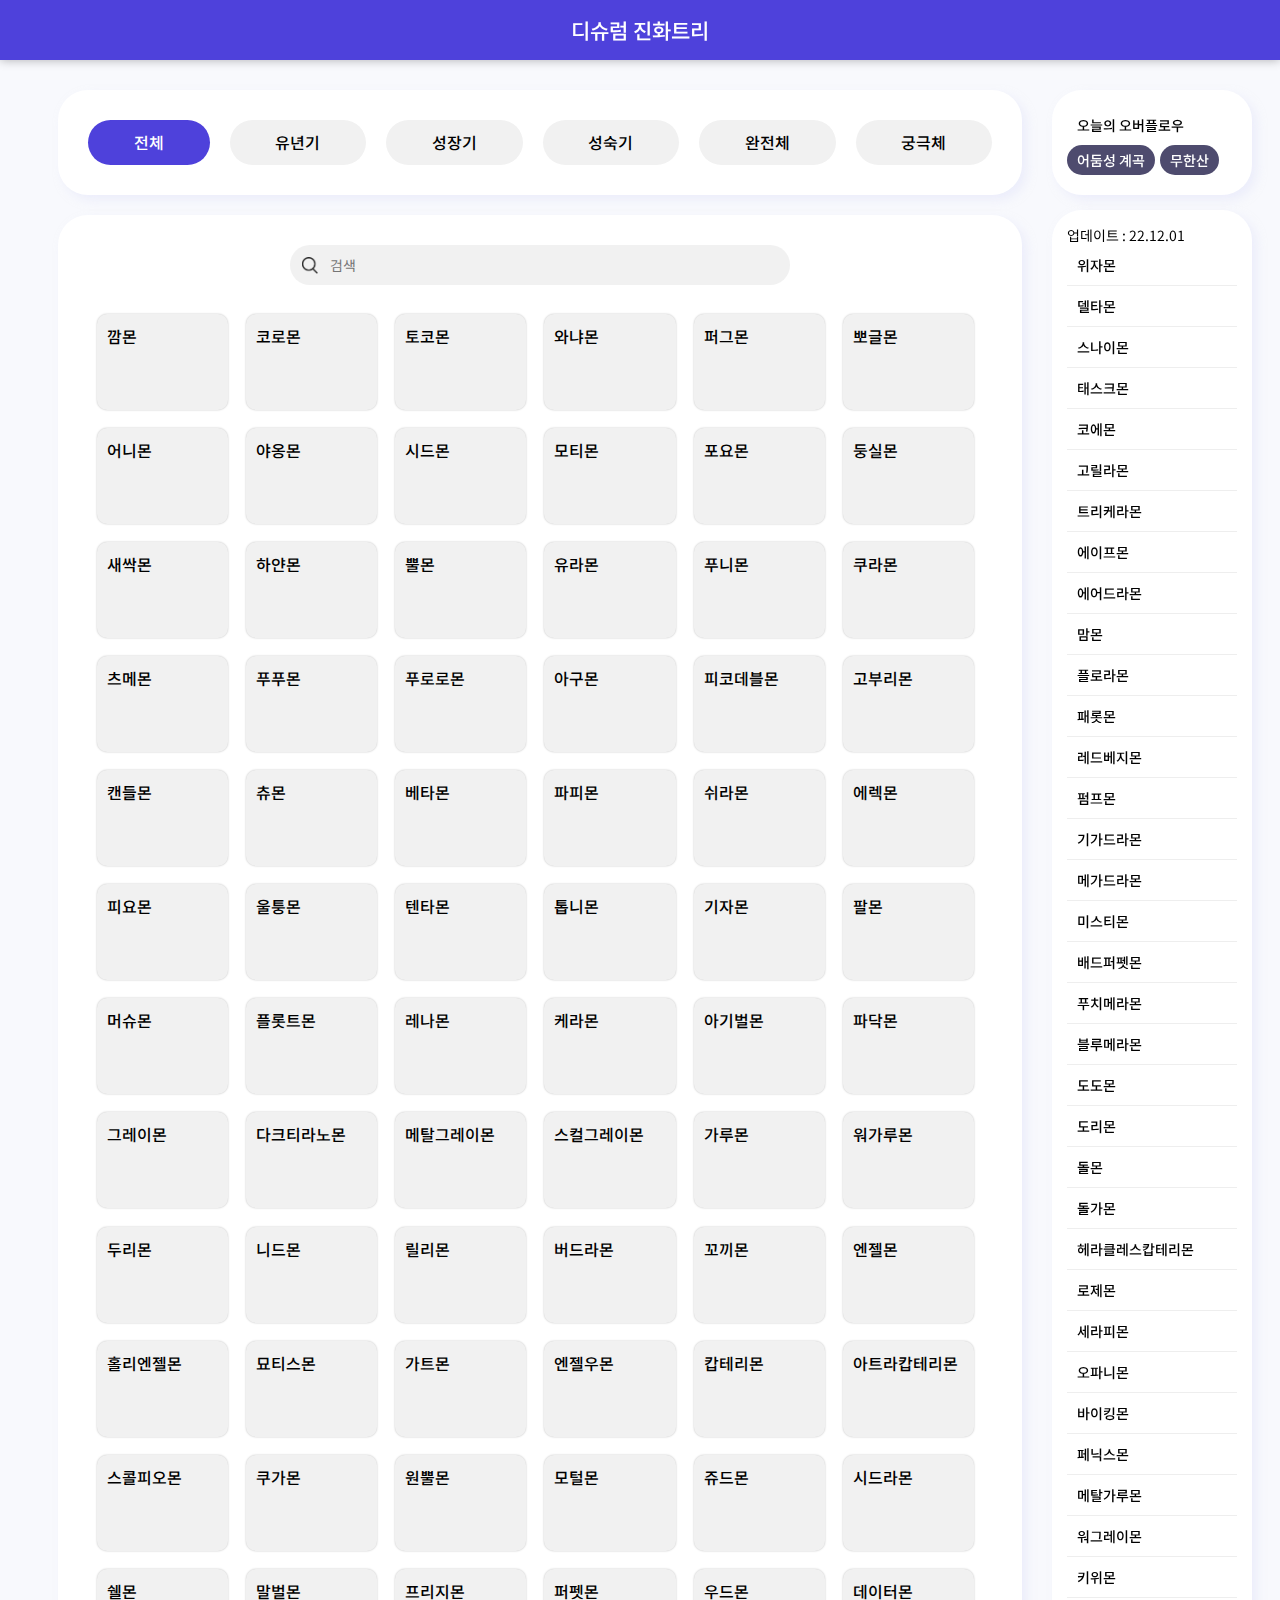
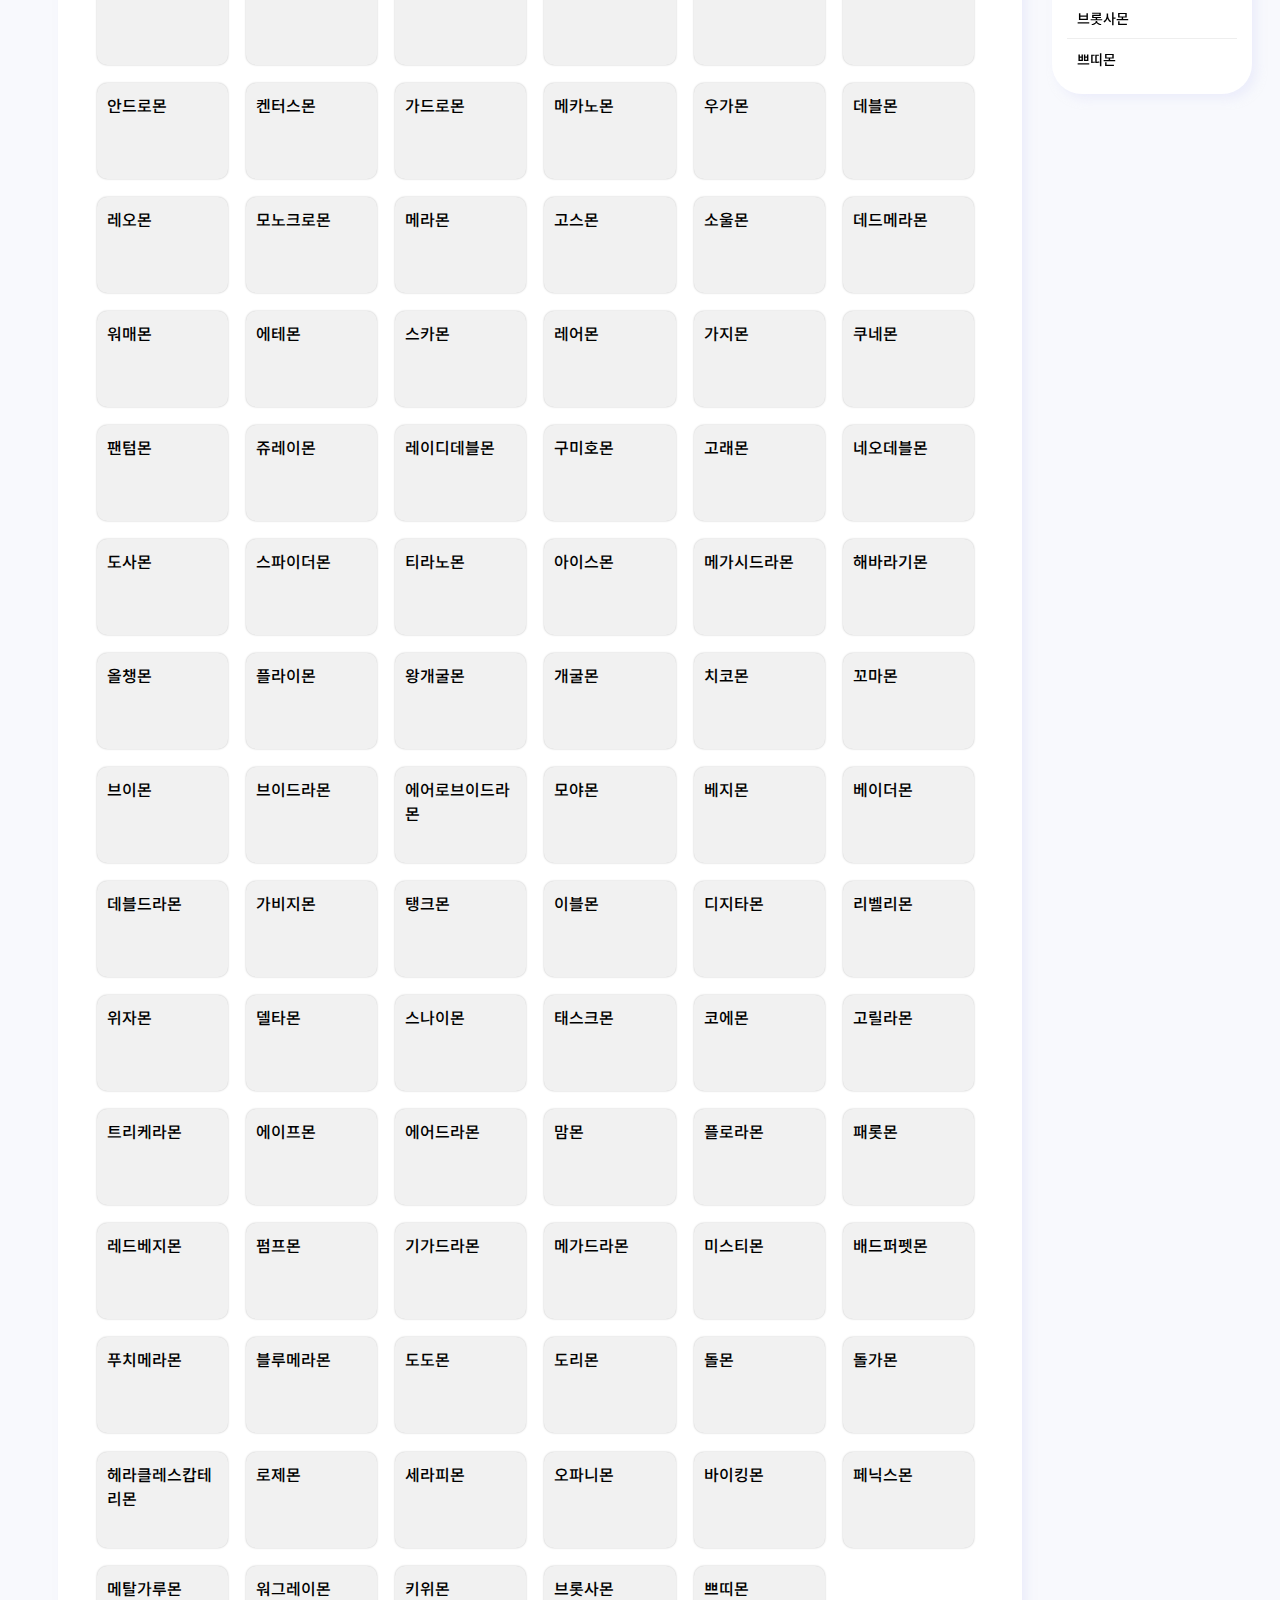
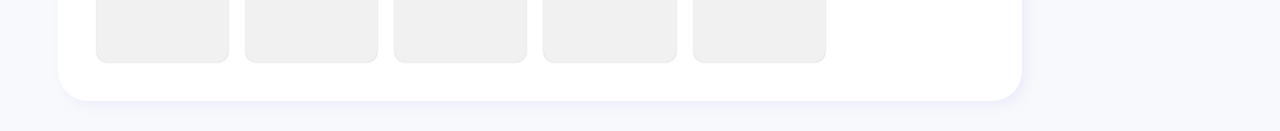
<file: index.html>
<!DOCTYPE html>
<html>
<head>
	<script async src="https://pagead2.googlesyndication.com/pagead/js/adsbygoogle.js?client=ca-pub-4242217019338497"
     crossorigin="anonymous"></script>
	<meta name="code" charset="utf-8">
	<meta name="viewport" content="width=device-width,initial-scale=1.0,minimum-scale=0,maximum-scale=10,user-scalable=no"/>
	<script src="https://code.jquery.com/jquery-3.2.1.min.js"></script>
	<link rel="stylesheet" type="text/css" href="style.css">
	<script type="text/javascript" src="evolution.js"></script>
	<title>디지몬 슈퍼럼블 진화트리</title>
</head>
<body>
	<header>
		<ul class="gnb">
			<li>디슈럼 진화트리</li>
		</ul>
	</header>
	<div id="container">
		<div class="content">
			<section class="section-area evolution">
				<ul class="evolution-select-area">
					<li>
						<div class="checkBOX">
							<input type="radio" name="evolution" value="all" class="typeSelector" checked>
							<label>전체</label>
						</div>
					</li>
					<li>
						<div class="checkBOX">
							<input type="radio" name="evolution" value="유년기" class="typeSelector">
							<label>유년기</label>
						</div>
					</li>
					<li>
						<div class="checkBOX">
							<input type="radio" name="evolution" value="성장기" class="typeSelector">
							<label>성장기</label>
						</div>
					</li>
					<li>
						<div class="checkBOX">
							<input type="radio" name="evolution" value="성숙기" class="typeSelector">
							<label>성숙기</label>
						</div>
					</li>
					<li>
						<div class="checkBOX">
							<input type="radio" name="evolution" value="완전체" class="typeSelector">
							<label>완전체</label>
						</div>
					</li>
					<li>
						<div class="checkBOX">
							<input type="radio" name="evolution" value="궁극체" class="typeSelector">
							<label>궁극체</label>
						</div>
					</li>
				</ul>
			</section>
			<section class="section-area">
				<article class="search-area">
					<input type="search" name="" placeholder="검색" id="text" list="digimon-options" />
				</article>
				<article id="digimonList"></article>
				<script type="text/javascript">allDigimon()</script>
				<article id="select-digimon" style="display: none;">
					<div id="digimon" style="display: none;">
						<div class="name"><span></span><span></span></div>
						<div id="close"><img src="img/xBtn.png"></div>
					</div>
					<div id="fastRoot">
						<div>
							<p>진화전</p>
							<ul class="before_tree"></ul>
						</div>
						<div>						
							<p>진화후</p>
							<ul class="next_tree"></ul>
						</div>
					</div>
					<h3>상세 진화트리</h3>
					<ul class="evolution-list-area2"></ul>
				</article>
			</section>
		</div>
		<aside class="updateList">
			<div class="wrap">
				<article>
					<p class="tit">오늘의 오버플로우</p>
					<div class="today-overflow"></div>
				</article>

				<article>
					<p>업데이트 : <span class="updates"></span></p>
					<ul>123</ul>
				</article>
			</div>
		</aside>
	</div>
</body>
</html>
</file>
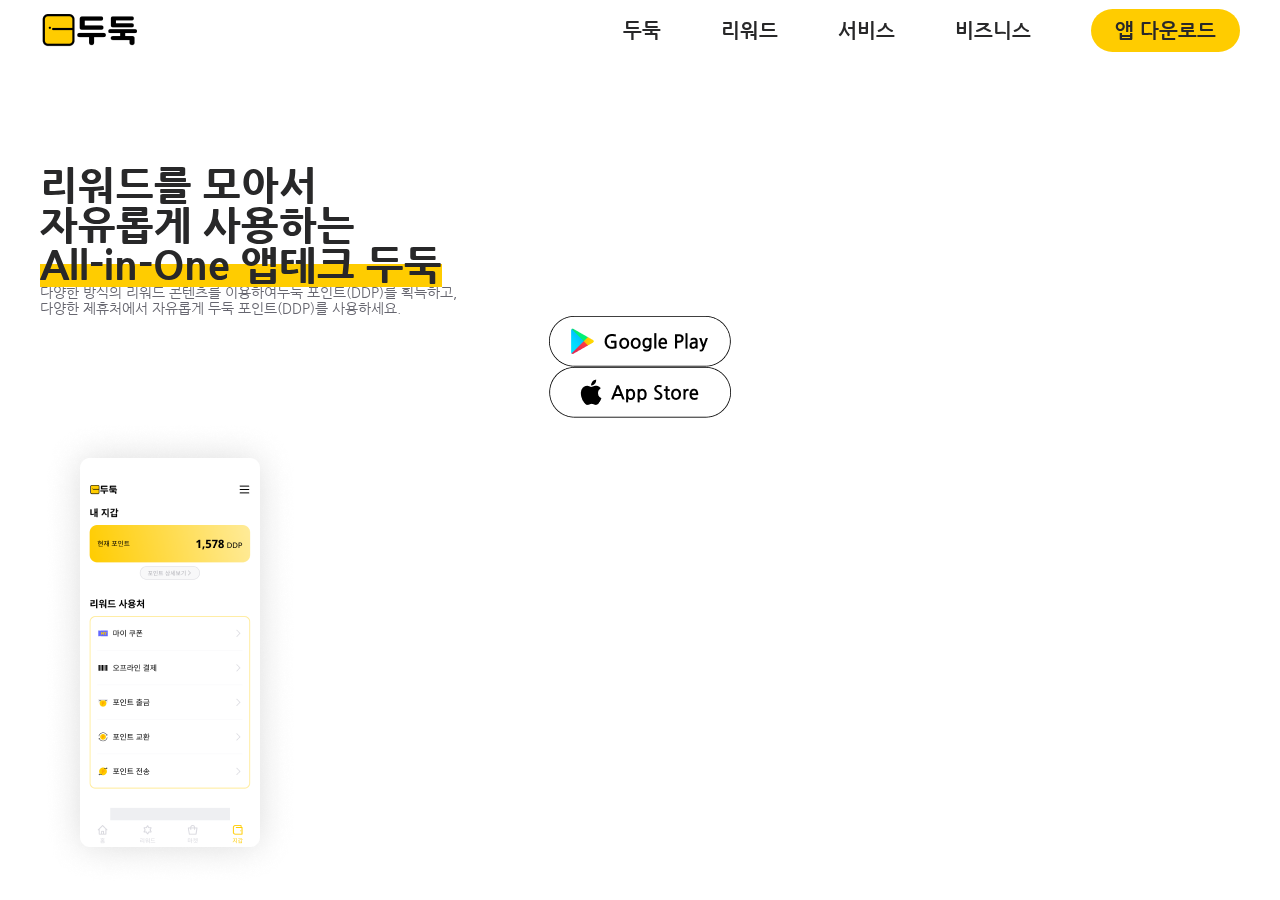
<file: www/index.html>
<!DOCTYPE html>
<html>
<head>
	<meta name="code" charset="utf-8">
	<meta name="viewport" content="width=device-width,initial-scale=1.0,minimum-scale=0,maximum-scale=10,user-scalable=yes"/>
	<script src="https://code.jquery.com/jquery-3.2.1.min.js"></script>
	<script type="text/javascript" src="STATIC/js/common.js"></script>
	<script type="text/javascript" src="STATIC/js/scrolloverflow.min.js"></script>
	<script type="text/javascript" src="STATIC/js/swiper-bundle.min.js"></script>
	<script type="text/javascript" src="STATIC/js/jquery.fullpage.min.js"></script>
	<link rel="stylesheet" type="text/css" href="STATIC/css/swiper-bundle.min.css"/>
	<link rel="stylesheet" type="text/css" href="STATIC/css/jquery.fullpage.css"/>
	<link rel="stylesheet" type="text/css" href="STATIC/css/style.css"/>
</head>
<body>
	<header class="header">
		<div class="inner flx_btw_center">
			<div class="logo topBtn"><img src="STATIC/img/asset/logo/logo_text.png"></div>
			<div class="gnb">
				<ul class="move-menu">
					<li data-menuanchor="anchor1"><a href="#anchor1">두둑</a></li>
					<li data-menuanchor="anchor4"><a href="#anchor4">리워드</a></li>
					<li data-menuanchor="anchor9"><a href="#anchor9">서비스</a></li>
					<li data-menuanchor="anchor10"><a href="#anchor10">비즈니스</a></li>
					<li>
						<div class="app_down_area">
							<div class="btn">앱 다운로드</div>
							<div class="drop">
								<div>
									<a href="https://apps.apple.com/kr/app/%EB%91%90%EB%91%91/id1622007179)" target="blink"><img src="STATIC/img/asset/icon/apple_s.png"> App Store 다운로드</a>
									<a href="https://play.google.com/store/apps/details?id=com.stdmakers.doodook" target="blink"><img src="STATIC/img/asset/icon/google_s.png"> Google Play 다운로드</a>
								</div>
							</div>
						</div>
					</li>
				</ul>
			</div>
			<div class="trigger">
				<div class="btn"></div>
			</div>
		</div>
	</header>
	<div class="m_gnb">
		<ul class="move-menu">
			<li data-menuanchor="anchor1"><a href="#anchor1">두둑</a></li>
			<li data-menuanchor="anchor4"><a href="#anchor4">리워드</a></li>
			<li data-menuanchor="anchor9"><a href="#anchor9">서비스</a></li>
			<li data-menuanchor="anchor10"><a href="#anchor10">비즈니스</a></li>
		</ul>
	</div>
	<main class="main">
		<div class="container" id="fullpage">
			<section class="section section_first" id="section01">
				<div class="section_wrap">
					<div class="inner fxh">
						<div class="txet">
							<div class="txt_head4">
								리워드를 모아서<br>
								자유롭게 사용하는<br>
								<span class="txt_line">All-in-One 앱테크 두둑</span>
							</div>
							<div class="txt_sub">
								다양한 방식의 리워드 콘텐츠를 이용하여<br class="mbr">두둑 포인트(DDP)를 획득하고,<br>
								다양한 제휴처에서 자유롭게 두둑 포인트(DDP)를 사용하세요.
							</div>
							<div class="app_down">
								<a href="https://play.google.com/store/apps/details?id=com.stdmakers.doodook" class="btn" target="blink"><img src="STATIC/img/asset/visual/btn_google.png"></a>
								<a href="https://apps.apple.com/kr/app/%EB%91%90%EB%91%91/id1622007179)" class="btn" target="blink"><img src="STATIC/img/asset/visual/btn_apple.png"></a>
							</div>
						</div>
						<div class="img">
							<div class="col">
								<div class="item">
									<img src="STATIC/img/asset/visual/top_01.png">
								</div>
								<div class="item">
									<div class="over">
										<img src="STATIC/img/asset/visual/walk.png">	
									</div>
									<img src="STATIC/img/asset/visual/top_02.png">
								</div>
							</div>
							<div class="col">
								<div class="item">
									<img src="STATIC/img/asset/visual/top_03.png">
								</div>
								<div class="item">
									<img src="STATIC/img/asset/visual/top_04.png">
								</div>
								<div class="item">
									<img src="STATIC/img/asset/visual/top_05.png">
								</div>
							</div>
							<div class="col">
								<div class="item">
									<img src="STATIC/img/asset/visual/top_06.png">
								</div>
								<div class="item">
									<img src="STATIC/img/asset/visual/top_07.png">
								</div>
							</div>
						</div>
					</div>
				</div>
			</section>
			<section class="section" id="section02">
				<div class="section_wrap">
					<div class="sc2-ad-area">
						<div class="txt_head3">두둑을 통해 리워드를 쌓고</div>
						<div class="slider-sc2AdF">
							<div class="swiper-wrap">
								<div class="slide2c">
									<img src="STATIC/img/asset/visual/sc2ad_01.png">
									<p>만보기</p>
								</div>
								<div class="slide2c">
									<img src="STATIC/img/asset/visual/sc2ad_02.png">
									<p>단순 리워드</p>
								</div>
								<div class="slide2c">
									<img src="STATIC/img/asset/visual/sc2ad_03.png">
									<p>제휴 리워드</p>
								</div>
								<div class="slide2c">
									<img src="STATIC/img/asset/visual/sc2ad_04.png">
									<p>커뮤니티</p>
								</div>
								<div class="slide2c">
									<img src="STATIC/img/asset/visual/sc2ad_05.png">
									<p>오퍼월</p>
								</div>
								<div class="slide2c">
									<img src="STATIC/img/asset/visual/sc2ad_06.png">
									<p>SNS 부스팅</p>
								</div>
								<div class="slide2c">
									<img src="STATIC/img/asset/visual/sc2ad_07.png">
									<p>데이터 리워드</p>
								</div>
							</div>
							<div class="swiper-button-prev"></div>
							<div class="swiper-button-next"></div>
						</div>
						<div class="phone">
							<img src="STATIC/img/asset/visual/phone.png">
						</div>
					</div>
				</div>
			</section>
			<section class="section" id="section04">
				<div class="section_wrap">
					<div class="sc3-ad-area">
						<div class="txt_head3">두둑을 통해 자유롭게 사용</div>
						<div class="slider-sc3AdF">
							<div class="swiper-wrap">
								<div class="slide2c">
									<img src="STATIC/img/asset/visual/sc3ad_01.png">
									<p>기프티콘</p>
								</div>
								<div class="slide2c">
									<img src="STATIC/img/asset/visual/sc3ad_02.png">
									<p>쇼핑</p>
								</div>
								<div class="slide2c">
									<img src="STATIC/img/asset/visual/sc3ad_03.png">
									<p>Raffle</p>
								</div>
								<div class="slide2c">
									<img src="STATIC/img/asset/visual/sc3ad_04.png">
									<p>포인트 결합</p>
								</div>
								<div class="slide2c">
									<img src="STATIC/img/asset/visual/sc3ad_05.png">
									<p>오프라인 결제</p>
								</div>
								<div class="slide2c">
									<img src="STATIC/img/asset/visual/sc3ad_06.png">
									<p>온라인 결제</p>
								</div>
							</div>
							<div class="swiper-button-prev"></div>
							<div class="swiper-button-next"></div>
						</div>
						<div class="phone">
							<img src="STATIC/img/asset/visual/phone.png">
						</div>
					</div>
				</div>
			</section>
			<section class="section" id="section05">
				<div class="section_wrap">
					<div class="swiper-container slider-rewardText">
						<div class="swiper-wrapper">
							<div class="swiper-slide">
								<div class="txt_head3">한 눈에 보이는 리워드</div>
								<div class="text">
									내가 받을 수 있는 리워드를 한 눈에<br>
									파악할 수 있는 <em>편리한 UI를 제공</em>합니다.
								</div>
							</div>
							<div class="swiper-slide">
								<div class="txt_head3">두둑한 쇼핑</div>
								<div class="text">
									기프티콘부터 오프라인 바코드 결제까지<br>
									<em>다양한 DDP 사용 옵션을 제공</em>합니다.
								</div>
							</div>
							<div class="swiper-slide">
								<div class="txt_head3">걷기 챌린지</div>
								<div class="text">
									<em>한 걸음부터 걸음만큼 포인트</em>를 받을 수 있습니다.<br>
									칼로리, 활동량 데이터는 덤으로 드립니다.
								</div>
							</div>
							<div class="swiper-slide">
								<div class="txt_head3">매일 두둑과 함께</div>
								<div class="text">
									두둑 개근하고 두둑한 포인트 받자!
								</div>
							</div>
							<div class="swiper-slide">
								<div class="txt_head3">행운뽑기</div>
								<div class="text">
									매일 두둑한 행운을 위한 도전!
								</div>
							</div>
						</div>
						<div class="swiper-button-prev slide-prev"></div>
						<div class="swiper-button-next slide-next"></div>
					</div>
					<div class="sc51cwe">
						<div class="swiper-container slider-rewardImage">
							<div class="swiper-wrapper">
								<div class="swiper-slide">
									<img src="STATIC/img/asset/visual/reward_big_01.png">
								</div>
								<div class="swiper-slide">
									<img src="STATIC/img/asset/visual/reward_big_02.png">
								</div>
								<div class="swiper-slide">
									<img src="STATIC/img/asset/visual/reward_big_03.png">
								</div>
								<div class="swiper-slide">
									<img src="STATIC/img/asset/visual/reward_big_04.png">
								</div>
								<div class="swiper-slide">
									<img src="STATIC/img/asset/visual/reward_big_05.png">
								</div>
							</div>
						</div>	
					</div>
				</div>
			</section>
			<section class="section" id="section06">
				<div class="section_wrap">
					<div class="inner">
						<div class="section-head-area">
							<div class="txt_head4">리워드</div>
						</div>
						<div class="reward_list">
							<ul>
								<li>
									<div class="reward_card">
										<div>
											<div class="num">리워드 1</div>
											<div class="subject">간편하게<br> 리워드 받기</div>
											<div class="desc">단순 반복성 콘텐츠<br> 이용하고 리워드 받자!</div>
										</div>
										<div class="icon">
											<img src="STATIC/img/asset/visual/reward_icon_01.png">
										</div>
									</div>
								</li>
								<li>
									<div class="reward_card">
										<div>
											<div class="num">리워드 2</div>
											<div class="subject">많이<br> 리워드 받기</div>
											<div class="desc">나에 대해 알려주고<br> 조금 더 리워드 받자!</div>
										</div>
										<div class="icon">
											<img src="STATIC/img/asset/visual/reward_icon_02.png">
										</div>
									</div>
								</li>
								<li>
									<div class="reward_card">
										<div>
											<div class="num">리워드 3</div>
											<div class="subject">간편하게<br> 리워드 받기</div>
											<div class="desc">SNS 영향력 활용해서<br> 리워드 받자!</div>
										</div>
										<div class="icon">
											<img src="STATIC/img/asset/visual/reward_icon_03.png">
										</div>
									</div>
								</li>
								<li>
									<div class="reward_card">
										<div>
											<div class="num">리워드 4</div>
											<div class="subject">자유롭게<br> 리워드 사용하기</div>
											<div class="desc">타 앱테크 서비스와<br> 차별화!</div>
										</div>
										<div class="icon">
											<img src="STATIC/img/asset/visual/reward_icon_04.png">
										</div>
									</div>
								</li>
							</ul>
						</div>
					</div>
				</div>
			</section>
			<section class="section" id="section07">
				<div class="section_wrap">
					<div class="inner">
						<div class="section-head-area">
							<div class="txt_tin txt_orange mb_16">리워드 1</div>
							<div class="txt_head4 mb_34 txt_orange">간편하게 리워드 받기</div>
							<div class="txt_24">단순 반복성 콘텐츠 이용하고 리워드 받자!</div>
						</div>
						<div class="swiper-container slider-reward">
							<div class="swiper-wrapper">
								<div class="swiper-slide">
									<div class="rewrad_content">
										<div class="text_box">
											<div class="txt_head6">만보기</div>
											<div class="txt_sm txt_bold">걸은만큼 돈이 되는 돈버는 만보기</div>
										</div>
										<div class="img_box">
											<img src="STATIC/img/asset/visual/reward_01.png">
										</div>
									</div>
								</div>
								<div class="swiper-slide">
									<div class="rewrad_content">
										<div class="text_box">
											<div class="txt_head6">출석체크</div>
											<div class="txt_sm txt_bold">매일매일 출첵 하고 리워드 획득</div>
										</div>
										<div class="img_box">
											<img src="STATIC/img/asset/visual/reward_02.png">
										</div>
									</div>
								</div>
								<div class="swiper-slide">
									<div class="rewrad_content">
										<div class="text_box">
											<div class="txt_head6">행운뽑기</div>
											<div class="txt_sm txt_bold">오늘의 운에 따라 리워드 당첨</div>
										</div>
										<div class="img_box">
											<img src="STATIC/img/asset/visual/reward_03.png">
										</div>
									</div>
								</div>
								<div class="swiper-slide">
									<div class="rewrad_content">
										<div class="text_box">
											<div class="txt_head6">리워드</div>
											<div class="txt_sm txt_bold">액션 별 추가 리워드도 획득</div>
										</div>
										<div class="img_box">
											<img src="STATIC/img/asset/visual/reward_04.png">
										</div>
									</div>
								</div>
							</div>
							<div class="swiper-pagination reward-pagination"></div>
						</div>	
					</div>
				</div>
			</section>
			<section class="section" id="section08">
				<div class="section_wrap">
					<div class="inner">
						<div class="section-head-area">
							<div class="txt_tin txt_orange mb_16">리워드 2</div>
							<div class="txt_head4 mb_34 txt_orange">조금 더 리워드 받기</div>
							<div class="txt_24">나에 대해 알려주고 조금 더 리워드 받자!</div>
						</div>
						<div class="swiper-container slider-reward2">
							<div class="swiper-wrapper">
								<div class="swiper-slide">
									<div class="rewrad_content">
										<div class="text_box">
											<div class="txt_head6">퀴즈풀기</div>
											<div class="txt_sm txt_bold">간단한 퀴즈 맞추고, 리워드 받기</div>
										</div>
										<div class="img_box">
											<img src="STATIC/img/asset/visual/reward_05.png">
										</div>
									</div>
								</div>
								<div class="swiper-slide">
									<div class="rewrad_content">
										<div class="text_box">
											<div class="txt_head6">설문조사</div>
											<div class="txt_sm txt_bold">주제별로 나의 의견을 간단히 알려주고 리워드 받기</div>
										</div>
										<div class="img_box">
											<img src="STATIC/img/asset/visual/reward_06.png">
										</div>
									</div>
								</div>
								<div class="swiper-slide">
									<div class="rewrad_content">
										<div class="text_box">
											<div class="txt_head6">밸런스 게임</div>
											<div class="txt_sm txt_bold">내가 더 좋아하는 취향 알려주고 리워드 받기</div>
										</div>
										<div class="img_box">
											<img src="STATIC/img/asset/visual/reward_07.png">
										</div>
									</div>
								</div>
								<div class="swiper-slide">
									<div class="rewrad_content">
										<div class="text_box">
											<div class="txt_head6">커뮤니티</div>
											<div class="txt_sm txt_bold">재테크, 핫딜 등 사용자간 정보 교환 및 소통하고 리워드 받기</div>
										</div>
										<div class="img_box">
											<img src="STATIC/img/asset/visual/reward_08.png">
										</div>
									</div>
								</div>
							</div>
							<div class="swiper-pagination reward2-pagination"></div>
						</div>	
					</div>
				</div>
			</section>
			<section class="section" id="section09">
				<div class="section_wrap">
					<div class="inner">
						<div class="section-head-area mb_64">
							<div class="txt_tin txt_orange mb_16">리워드 3</div>
							<div class="txt_head4 mb_34 txt_orange">많이 리워드 받기</div>
							<div class="txt_24">SNS 활용해서 광고 효과 만들어 내고 리워드 받자!</div>
						</div>
						<div class="reward_map">
							<div class="txt_head6">제휴마케팅 구조</div>
							<div class="map">
								<img src="STATIC/img/asset/visual/reward_map.png">
							</div>
						</div>
					</div>
				</div>
			</section>
			<section class="section" id="section10">
				<div class="section_wrap">
					<div class="inner">
						<div class="section-head-area">
							<div class="txt_tin txt_orange mb_16">리워드 사용</div>
							<div class="txt_head4 mb_34 txt_orange">다양한 사용처에서<br> 자유롭게<br class="mbr"> 사용하는 리워드(DDP)</div>
							<div class="txt_24">O2O 결제, 포인트 전송 등 내 리워드의 가치를 높일 수 있는 핀테크 기술 접목</div>
						</div>
						<div class="slide_guide_txt">옆으로 넘겨주세요.<img src="STATIC/img/asset/visual/slide_arrow.png"></div>
					</div>
					<div class="slide-inner">
						<div class="swiper-container slider-ddp">
							<div class="swiper-wrapper">
								<div class="swiper-slide">
									<div class="ddp_content">
										<div class="num">01</div>
										<div class="subject">기프트콘</div>
										<div class="desc">DDP를 사용하여 다양한<br>기프티콘 구매</div>
									</div>
								</div>
								<div class="swiper-slide">
									<div class="ddp_content">
										<div class="num">02</div>
										<div class="subject">두둑 마켓</div>
										<div class="desc">DDP를 사용하여 광고주 및 <br>일반 상품 구매</div>
									</div>
								</div>
								<div class="swiper-slide">
									<div class="ddp_content">
										<div class="num">03</div>
										<div class="subject">마이쿠폰</div>
										<div class="desc">기프티콘 및 쿠폰 보관함</div>
									</div>
								</div>
								<div class="swiper-slide">
									<div class="ddp_content">
										<div class="num">04</div>
										<div class="subject">오프라인 결제</div>
										<div class="desc">DDP를 사용하여<br>오프라인 제휴처 결제</div>
									</div>
								</div>
								<div class="swiper-slide">
									<div class="ddp_content">
										<div class="num">05</div>
										<div class="subject">포인트 출금</div>
										<div class="desc">DDP 출금</div>
									</div>
								</div>
								<div class="swiper-slide">
									<div class="ddp_content">
										<div class="num">06</div>
										<div class="subject">포인트 교환</div>
										<div class="desc">DDP ⇄ 타사 포인트 양방향 교환</div>
									</div>
								</div>
								<div class="swiper-slide">
									<div class="ddp_content">
										<div class="num">07</div>
										<div class="subject">포인트 전송</div>
										<div class="desc">회원 계정 간, DDP 전송</div>
									</div>
								</div>
							</div>
						</div>	
					</div>
				</div>
			</section>
			<section class="section" id="section11">
				<div class="section_wrap">
					<div class="inner center scroll-inner">
						<div class="section-head-area">
							<div class="txt_head4 mb_34">Reward Economy</div>
							<div class="txt_24">고객은 두둑을 통해 광고효과를 창출하고, <br>광고주는 고객에게<br class="mbr"> 광고효과에 대한 보상을 두둑을 통해 지급합니다.</div>
						</div>
						<div class="swiper-container slider-BNS">
							<div class="swiper-wrapper">
								<div class="swiper-slide">
									<div class="BNS_area">
										<div>
											<div class="circle">광고주</div>
										</div>
										<div>
											<div class="group">
												<div>광고 · 홍보 콘텐츠 제공</div>
												<div class="bns_arrow"></div>
												<div>광고 효과에 따른<br>비용 청구</div>
											</div>
										</div>
										<div>
											<div class="title">두둑</div>
										</div>
										<div>
											<div class="group">
												<div>광고 효과 기여도에 따라<br>리워드 지급</div>
												<div class="bns_arrow"></div>
												<div>콘텐츠를 소비하고<br>광고 효과 생성</div>
											</div>
										</div>
										<div>
											<div class="circle">고객</div>
										</div>
									</div>
								</div>
								<div class="swiper-slide">
									<div class="BNS_area">
										<div>
											<div class="circle">제휴처<br>(광고주)</div>
										</div>
										<div>
											<div class="group">
												<div>상품 ∙ 서비스 공급</div>
												<div class="bns_arrow"></div>
												<div>판매 대금 지급</div>
											</div>
										</div>
										<div>
											<div class="title">두둑</div>
										</div>
										<div>
											<div class="group">
												<div>상품 ∙ 서비스 공급</div>
												<div class="bns_arrow"></div>
												<div>DDP 사용(구매)</div>
											</div>
										</div>
										<div>
											<div class="circle">고객</div>
										</div>
									</div>
								</div>
							</div>

							<div class="swiper-pagination"></div>
						</div>
					</div>
				</div>
			</section>
			<section class="section" id="section12">
				<div class="section_wrap">
					<div class="inner">
						<div class="section-head-area">
							<div class="txt_head4 mb_34">리워드를 통한 생태계 조성 :<br class="mbr"> 두둑마켓</div>
							<div class="txt_24 mb_40">
								<ul class="list">
									<li>광고주 제품 및 쿠폰 등의 특전을 두둑마켓에서 판매</li>
									<li>광고주의 광고비가 고객의 리워드 사용으로 광고주에게 돌아가는 선순환 생태계 조성</li>
								</ul>
							</div>
						</div>
						<div class="market_area">
							<div class="item">
								<div class="imgbox">
									<div>
										<img src="STATIC/img/asset/visual/market_01.png">
										<div class="arrow">
											<img src="STATIC/img/asset/visual/Arrow2.png">
										</div>
									</div>
								</div>
								<div class="txt_sm"><기존 앱테크></div>
								<div>리워드 지급 후, 연결 고리 단절</div>
							</div>
							<div class="item">
								<div class="imgbox">
									<div>
										<img src="STATIC/img/asset/visual/market_02_circle.png" class="circle">
										<img src="STATIC/img/asset/visual/market_02.png" class="round">
									</div>
								</div>
								<div class="txt_sm txt_orange txt_bold"><두둑 생태계></div>
								<div>리워드 지급 후, 광고주와 순환</div>
							</div>
						</div>
					</div>
				</div>
			</section>
			<section class="section ani" id="section13">
				<div class="section_wrap">
					<div class="inner">
						<div class="section-head-area">
							<div class="txt_head4">로드맵</div>
						</div>
					</div>
					<div class="slide-inner">
						<div class="swiper-container slider-roadmap">
							<div class="swiper-wrapper">
								<div class="swiper-slide">
									<div class="roadmap-item">
										<div class="year">2021년</div>
										<div class="line active" data-delay="1000">
											<div class="bar"></div>
										</div>
										<div class="info">
											<div class="group">
												<div class="title">Q4</div>
												<ul>
													<li>㈜스탠다드메이커스 설립</li>
												</ul>
											</div>
										</div>
									</div>
								</div>
								<div class="swiper-slide">
									<div class="roadmap-item">
										<div class="year">2022년</div>
										<div class="line active" data-delay="1500">
											<div class="bar"></div>
										</div>
										<div class="info">
											<div class="group">
												<div class="title">Q1</div>
												<ul>
													<li>리워드 관련 특허 <br>및 상표권 출원</li>
												</ul>
											</div>
										</div>
									</div>
								</div>
								<div class="swiper-slide">
									<div class="roadmap-item">
										<div class="line half" data-delay="2000">
											<div class="bar"></div>
										</div>
										<div class="info">
											<div class="group">
												<div class="title">Q2</div>
												<ul>
													<li>리워드 제휴 계약 체결<br>(버즈빌)</li>
													<li>리워드 제휴 계약 체결<br>(핀크럭스)</li>
													<li><div class="txt_etbold"><span class="txt_line">두둑 1.0 런칭</span><br> (Android / iOS)</div></li>
													<li>기프티콘 쇼핑 오픈</li>
												</ul>
											</div>
										</div>
									</div>
								</div>
								<div class="swiper-slide">
									<div class="roadmap-item disabled">
										<div class="line">
											<div class="bar"></div>
										</div>
										<div class="info">
											<div class="group">
												<div class="title">Q3,4</div>
												<ul>
													<li>리워드 확대 (기존 내용)</li>
													<li>사용처 확대 (기존 내용에서<br>기프티콘 제외)</li>
												</ul>
											</div>
										</div>
									</div>
								</div>
								<div class="swiper-slide">
									<div class="roadmap-item disabled">
										<div class="year">2023년</div>
										<div class="line">
											<div class="bar"></div>
										</div>
										<div class="info">
											<div class="group">
												<div class="title">리워드 확대</div>
												<ul>
													<li>제휴 리워드 고도화</li>
												</ul>
											</div>
											<div class="group">
												<div class="title">사용처 확대</div>
												<ul>
													<li>두둑마켓</li>
													<li>오프라인 결제</li>
												</ul>
											</div>
											<div class="group">
												<div class="title">수익모델 확대</div>
												<ul>
													<li>인앱 광고 패키지</li>
													<li>빅데이터 거래</li>
												</ul>
											</div>
											<div class="group">
												<div class="title">해외진출</div>
												<ul>
													<li>동남아시아 서비스 오픈</li>
												</ul>
											</div>
										</div>
									</div>
								</div>
								<div class="swiper-slide">
									<div class="roadmap-item disabled">
										<div class="year">2024년</div>
										<div class="line">
											<div class="bar"></div>
										</div>
										<div class="info">
											<div class="group">
												<div class="title">리워드 확대</div>
												<ul>
													<li>라이브 커머스</li>
													<li>O2O리워드</li>
												</ul>
											</div>
											<div class="group">
												<div class="title">수익모델 확대</div>
												<ul>
													<li>광고 패키지</li>
													<li>개인화 광고(빅데이터)</li>
												</ul>
											</div>
											<div class="group">
												<div class="title">해외진출</div>
												<ul>
													<li>동남아시아 서비스 확대</li>
													<li>진출 국가 간 부분 연동 진행</li>
												</ul>
											</div>
										</div>
									</div>
								</div>
								<div class="swiper-slide">
									<div class="roadmap-item disabled">
										<div class="year">2025년</div>
										<div class="line">
											<div class="bar"></div>
										</div>
										<div class="info">
											<div class="group">
												<div class="title">해외진출</div>
												<ul>
													<li>동남아시아 진출 확대</li>
													<li>진출 국가 간 full 서비스 연동</li>
												</ul>
											</div>
										</div>
									</div>
								</div>
							</div>
						</div>
					</div>
				</div>
			</section>
			<section class="section" id="section14">
				<div class="section_wrap">
					<div class="inner">
						<div class="text">
							<div class="txt_head2">지금 바로<br><span class="txt_line">두둑하세요!</span></div>
							<div class="app_down">
								<a href="https://play.google.com/store/apps/details?id=com.stdmakers.doodook" class="btn" target="blink"><img src="STATIC/img/asset/visual/btn_google.png"></a>
								<a href="https://apps.apple.com/kr/app/%EB%91%90%EB%91%91/id1622007179)" class="btn" target="blink"><img src="STATIC/img/asset/visual/btn_apple.png"></a>
							</div>
						</div>
						<div class="img">
							<img src="STATIC/img/asset/visual/app.png">
						</div>
					</div>
				</div>
			</section>
			<footer class="section fp-auto-height" id="section15">
				<div class="inner">
					<div class="scrollTop topBtn" onclick="movePage(0)">
						<img src="STATIC/img/asset/icon/icon_top.png">
						<p>위로</p>
					</div>
					<div>
						<div class="compn">주식회사 스탠다드메이커스</div>
						<div class="gnb_area">
							<div class="gnb">
								<ul>
									<li><a href="">White Paper</a></li>
									<li><a href="terms01.html" target="blink">개인정보처리방침</a></li>
									<li><a href="terms02.html" target="blink">이용약관</a></li>
								</ul>
							</div>
							<div class="sns">
								<ul>
									<li><a target="blink" href="https://www.facebook.com/people/%EB%91%90%EB%91%91-%EC%9E%98%EB%B2%84%EB%8A%94%EC%95%B1%ED%85%8C%ED%81%AC/100083960261876/"><img src="STATIC/img/asset/icon/sns_facebook.png"></a></li>
									<li><a target="blink" href="https://instagram.com/doodook_app?igshid=YmMyMTA2M2Y="><img src="STATIC/img/asset/icon/sns_instar.png"></a></li>
									<li><a target="blink" href="https://blog.naver.com/doodookdoodook"><img src="STATIC/img/asset/icon/sns_blog.png"></a></li>
									<li><a target="blink" href=""><img src="STATIC/img/asset/icon/sns_mail.png"></a></li>
								</ul>
							</div>
						</div>
						<div class="info">
							<p>대표자 : 이현우&nbsp;&nbsp;&nbsp;|&nbsp;&nbsp;&nbsp;사업자 번호 : 230-87-02008 </p>
							<p>사업장 소재지 : 서울시 금천구 디지털로 9길 41<br class="mbr"> 삼성IT해링턴타워 509호</p>
							<p>문의메일 : contact@doodook.co.kr&nbsp;&nbsp;&nbsp;<span class="mnone">|</span>&nbsp;&nbsp;&nbsp;<br class="mbr"> 고객센터 : 02-6959-8004</p>
						</div>
					</div>
				</div>
			</footer>
		</div>
	</main>
	<script type="text/javascript">
	    $(document).ready(function() {
	    	var slidesc2AdF = null,
				slidesc3AdF = null,
				slideReward = null,
				slideReward2 = null;

			$('.app_down_area .btn').on('click', function(){
				var $this = $(this);
				$this.toggleClass('active');
				if($this.hasClass('active')){
					$('.app_down_area .drop').fadeIn(0);
				} else {
					$('.app_down_area .drop').fadeOut(0);
				}
			});

			var slideRewardImage = new Swiper(".slider-rewardImage", {
				slidesPerView: 'auto',
				slidesPerGroup : 1,
				autoResize: true,
				allowTouchMove: false,
				loop: true,
				autoplay: {    
					delay: 3000,      
					disableOnInteraction: false,  
				},
				navigation: {
					nextEl: ".slide-next",
					prevEl: ".slide-prev",
				},
			});

			var slideRewardText = new Swiper(".slider-rewardText", {
				slidesPerView: 1,
				slidesPerGroup : 1,
				autoResize: true,
				centeredSlides: true,
				allowTouchMove: false,
				effect : 'fade',
				autoplay: {    
					delay: 3000,      
					disableOnInteraction: false,  
				},
				loop: true,
				navigation: {
					nextEl: ".slide-next",
					prevEl: ".slide-prev",
				},
			});

			var slideRoadMap = new Swiper(".slider-roadmap", {
				slidesPerView: 'auto',
				slidesPerGroup : 1,
				autoResize: true,
				centeredSlides: false,
			});

			var slideDDP = new Swiper(".slider-ddp", {
				slidesPerView: 'auto',
				slidesPerGroup : 1,
				autoResize: true,
				centeredSlides: false,
			});

			var slideAD = new SlideCT('.slider-sc2AdF', {
			
			});

			var slideAD2 = new SlideCT('.slider-sc3AdF', {
				
			});


			var fullpageMove = false;
			var sliderMove = false;
			var wheelMove = false;
		    var wheelTimeout;
		    function WheelTimer(timer){
		    	wheelMove = true;
		    	clearTimeout(wheelTimeout);
		    	wheelTimeout = setTimeout(function (){
				    wheelMove = false;
				}, timer);
		    }
			var slideinside = new Swiper(".slider-reward", {
				slidesPerView: 'auto',
				slidesPerGroup : 1,
				autoResize: true,
				centeredSlides: false,		
				effect : 'fade',
				speed: 700,
				pagination: {
		        	el: ".reward-pagination",
		        },
		        on: {
		        	transitionStart: function (swiper) {
		        		fullpageMove = false;
		        		sliderMove = false;
		        	},
					transitionEnd: function (swiper) {
		        		sliderMove = true;
		        		if(swiper.realIndex == 0 || swiper.realIndex == (swiper.slides.length-1)){
		        			fullpageMove = true;
		        		}
		        	},
				},
			});

			var slideinside2 = new Swiper(".slider-reward2", {
				slidesPerView: 'auto',
				slidesPerGroup : 1,
				autoResize: true,
				centeredSlides: false,
				effect : 'fade',
				speed: 700,
				pagination: {
		        	el: ".reward2-pagination",
		        },
		        on: {
					transitionStart: function (swiper) {
		        		fullpageMove = false;
		        		sliderMove = false;
		        	},
					transitionEnd: function (swiper) {
		        		sliderMove = true;
		        		if(swiper.realIndex == 0 || swiper.realIndex == (swiper.slides.length-1)){
		        			fullpageMove = true;
		        		}
		        	},
				},
			});

			var slideBNS = new Swiper(".slider-BNS", {
				slidesPerView: 1,
				slidesPerGroup : 1,
				autoResize: true,
				centeredSlides: false,
				spped : 400,
				pagination: {
		        	el: ".swiper-pagination",
		        },
		        on: {
		        	transitionStart: function (swiper) {
		        		fullpageMove = false;
		        		sliderMove = false;
		        	},
					transitionEnd: function (swiper) {
		        		sliderMove = true;
		        		if(swiper.realIndex == 0 || swiper.realIndex == (swiper.slides.length-1)){
		        			fullpageMove = true;
		        		}
		        	},
				},
			});

	        $('#fullpage').fullpage({
	            verticalCentered: true,
	            anchors: ['anchor1','anchor2','anchor3','anchor4','anchor5','anchor6','anchor7','anchor8','anchor9','anchor10','anchor111','anchor112','anchor113','anchor114'],
	            menu: '.move-menu',
	            scrollOverflow: true,
	            onLeave: function(index, nextIndex, direction){
	            	var windowWidth = $( window ).width();
	            	sliderMove = false;
	            	fullpageMove = false;

	 				if(windowWidth > 1024) {
						if(nextIndex == 6 || nextIndex == 7 || nextIndex == 10){
							fullpageMove = false;
						} else {
							fullpageMove = true;
						}
	 				} else {
	 					fullpageMove = true;
	 				}
				},
				afterLoad: function(anchorLink, index){
					if(index == 6 || index == 7 || index == 10){
						fullpageMove = false;
						sliderMove = true;
					}
				}
	        });


			$(window).bind('wheel mousewheel DOMMouseScroll', function(event){
			 	var pageIndex = $('.section.active').index()+1;
		 		var sliede = pageIndex == 6 ? slideinside:
		 					 pageIndex == 7 ? slideinside2:
		 					 pageIndex == 10 ? slideBNS:false;
			 	var timer = 1000;

			 	pageMove();

			 	if(!wheelMove){
		    		if(pageIndex == 6 || pageIndex == 7 || pageIndex == 10){
					 	if (event.originalEvent.deltaY < 0 ) {
					 		if(sliede.realIndex == 0){
					 			fullpageMove = true;
					 			sliderMove = false;
					 		} else {
					 			fullpageMove = false;
				    			swiperMove(sliede, sliede.realIndex-1, timer);
					 		}
					 		pageMove();
						} else {
							if(sliede.realIndex == (sliede.slides.length-1)){
								fullpageMove = true;
								sliderMove = false;
					 		} else {
					 			fullpageMove = false;
								swiperMove(sliede, sliede.realIndex+1, timer);
					 		}
							pageMove();
						}
				 	}
					WheelTimer(timer);
		    	}
		   });

			$('.topBtn').on('click', function(){
				$.fn.fullpage.moveTo(1, 2);
			});

			function pageMove(){
	        	$.fn.fullpage.setAllowScrolling(fullpageMove);
	        }

	        function swiperMove(swiper, index, timer){
	        	if(sliderMove){
	        		swiper.slideTo(index, timer, false);
	        	}
	        }
	    });

			// var wheelMove = false;
			// var slideMove = false;
			// var slideinside = new Swiper(".slider-reward", {
			// 	slidesPerView: 'auto',
			// 	slidesPerGroup : 1,
			// 	autoResize: true,
			// 	centeredSlides: false,		
			// 	effect : 'fade',
			// 	speed: 700,
			// 	pagination: {
		 //        	el: ".reward-pagination",
		 //        },
		 //        on: {
		 //        	slideChange: function (swiper) {
		 //        		slideMove = false;
		 //        	},
		 //        	transitionStart: function (swiper) {
		 //        		wheelMove = true;
		 //        	},
			// 		transitionEnd: function (swiper) {
		 //        		wheelMove = false;
		 //        		slideMove = true;
		 //        	},
		 //        	reachBeginning: function (swiper) {
		 //        		// wheelMove = false;
		 //        		slideMove = true;
		 //        	},
		 //        	reachEnd: function (swiper) {
		 //        		slideMove = true;
		 //        	},
			// 	},
			// });

			// var slideinside2 = new Swiper(".slider-reward2", {
			// 	slidesPerView: 'auto',
			// 	slidesPerGroup : 1,
			// 	autoResize: true,
			// 	centeredSlides: false,
			// 	effect : 'fade',
			// 	speed: 700,
			// 	pagination: {
		 //        	el: ".reward2-pagination",
		 //        },
		 //        on: {
			// 		transitionStart: function (swiper) {
		 //        		wheelMove = true;
		 //        	},
			// 		transitionEnd: function (swiper) {
		 //        		wheelMove = false;
		 //        	},
			// 	},
			// });

			// var slideBNS = new Swiper(".slider-BNS", {
			// 	slidesPerView: 1,
			// 	slidesPerGroup : 1,
			// 	autoResize: true,
			// 	centeredSlides: false,
			// 	spped : 400,
			// 	pagination: {
		 //        	el: ".swiper-pagination",
		 //        },
		 //        on: {
		 //        	transitionStart: function (swiper) {
		 //        		wheelMove = true;
		 //        	},
			// 		transitionEnd: function (swiper) {
		 //        		wheelMove = false;
		 //        	},
			// 	},
			// });

	  //       $('#fullpage').fullpage({
	  //           verticalCentered: true,
	  //           anchors: ['anchor1','anchor2','anchor3','anchor4','anchor5','anchor6','anchor7','anchor8','anchor9','anchor10','anchor111','anchor112','anchor113','anchor114'],
	  //           menu: '.move-menu',
	  //           scrollOverflow: true,
	  //           onLeave: function(index, nextIndex, direction){
	  //           	var windowWidth = $( window ).width();
	  //           	slideMove = false;
	 	// 			if(windowWidth > 1024) {
			// 			if(nextIndex == 6 || nextIndex == 7 || nextIndex == 10){
			// 				$.fn.fullpage.setAllowScrolling(false);
			// 			} else {
			// 				$.fn.fullpage.setAllowScrolling(true);
			// 			}
	 	// 			} else {
	 	// 				$.fn.fullpage.setAllowScrolling(true);
	 	// 			}
			// 	},
			// 	afterLoad: function(anchorLink, index){
			// 		if(index == 6 || index == 7 || index == 10){
			// 			slideMove = true;
			// 		} else {
			// 			slideMove = false;
			// 		}
			// 	}
	  //       });

	  //       function pageMove(boolean){
	  //       	$.fn.fullpage.setAllowScrolling(boolean);
	  //       }

	  //       function swiperMove(swiper, index, timer){
	  //       	swiper.slideTo(index, timer, false);
	  //       }

			// $(window).bind('wheel mousewheel DOMMouseScroll', function(event){
			//  	var pageIndex = $('.section.active').index()+1;
			//  	var timer = 1000;

			//  	console.log(slideMove, 'slideMove')
			//  	// slideinside, slideinside2, slideBNS
			//  	if(pageIndex == 6 || pageIndex == 7 || pageIndex == 10){
			//  		$.fn.fullpage.setAllowScrolling(false);

			//  		var sliede = pageIndex == 6 ? slideinside:
			//  					 pageIndex == 7 ? slideinside2:slideBNS;

			// 	 	if (event.originalEvent.deltaY < 0 ) {
		 //    			if(sliede.realIndex == 0){
		 //    				$.fn.fullpage.setAllowScrolling(true);
		 //    			} else {
		 //    				$.fn.fullpage.setAllowScrolling(false);
		 //    				if(slideMove){
		 //    					if(!wheelMove){
			//     					sliede.slideTo(sliede.realIndex-1, timer, false);
			//     				}
		 //    				} else {
		 //    					// console.log('hold prev swiper');
		 //    				}
		 //    			}
			// 		} else {
			//  			if(sliede.realIndex == (sliede.slides.length-1)){
		 //    				$.fn.fullpage.setAllowScrolling(true);
		 //    			} else {
		 //    				$.fn.fullpage.setAllowScrolling(false);
		 //    				if(slideMove){
		 //    					if(!wheelMove){
			//     					sliede.slideTo(sliede.realIndex+1, timer, false);
			//     				}
		 //    				} else {
		 //    					// console.log('hold next swiper');
		 //    				}
		 //    			}
			// 		}
			//  	}
		 //   });

			// $('.topBtn').on('click', function(){
			// 	$.fn.fullpage.moveTo(1, 2);
			// });
	  //   });


	</script>
</body>
</html>
</file>
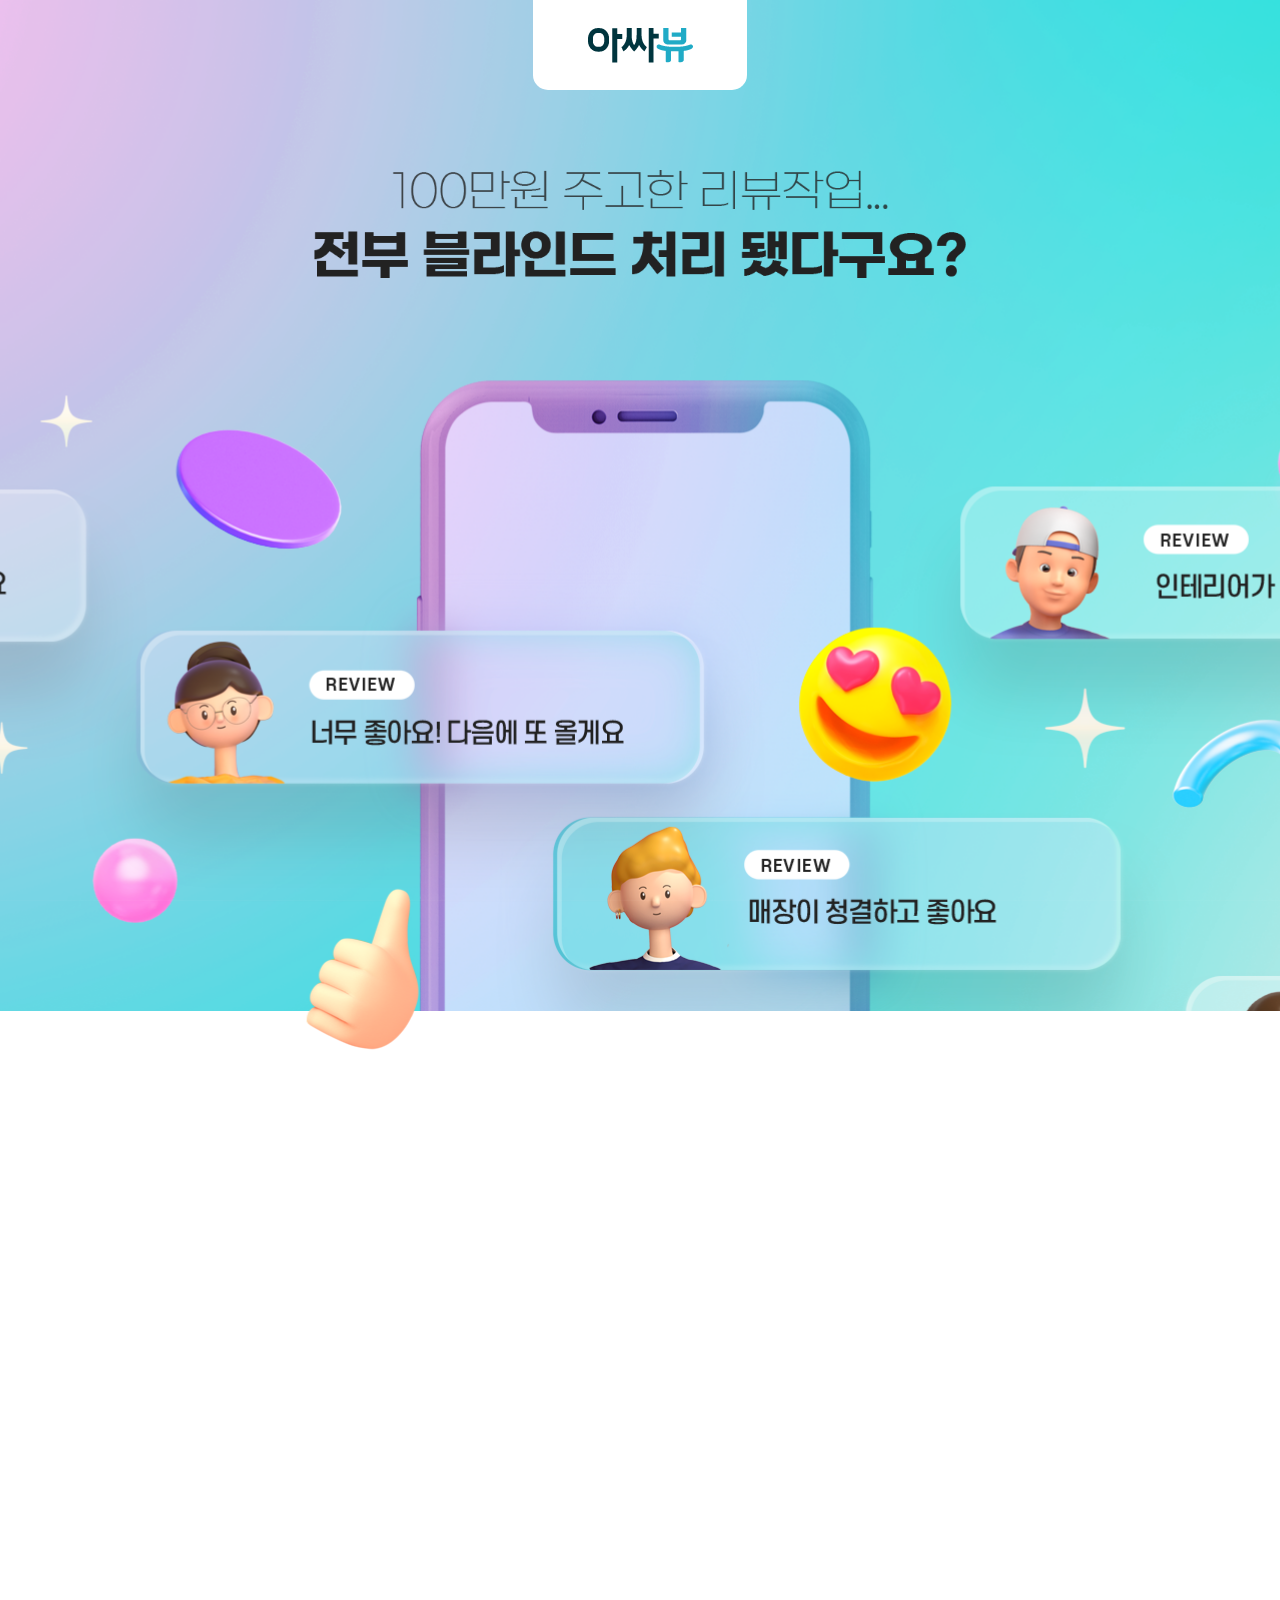
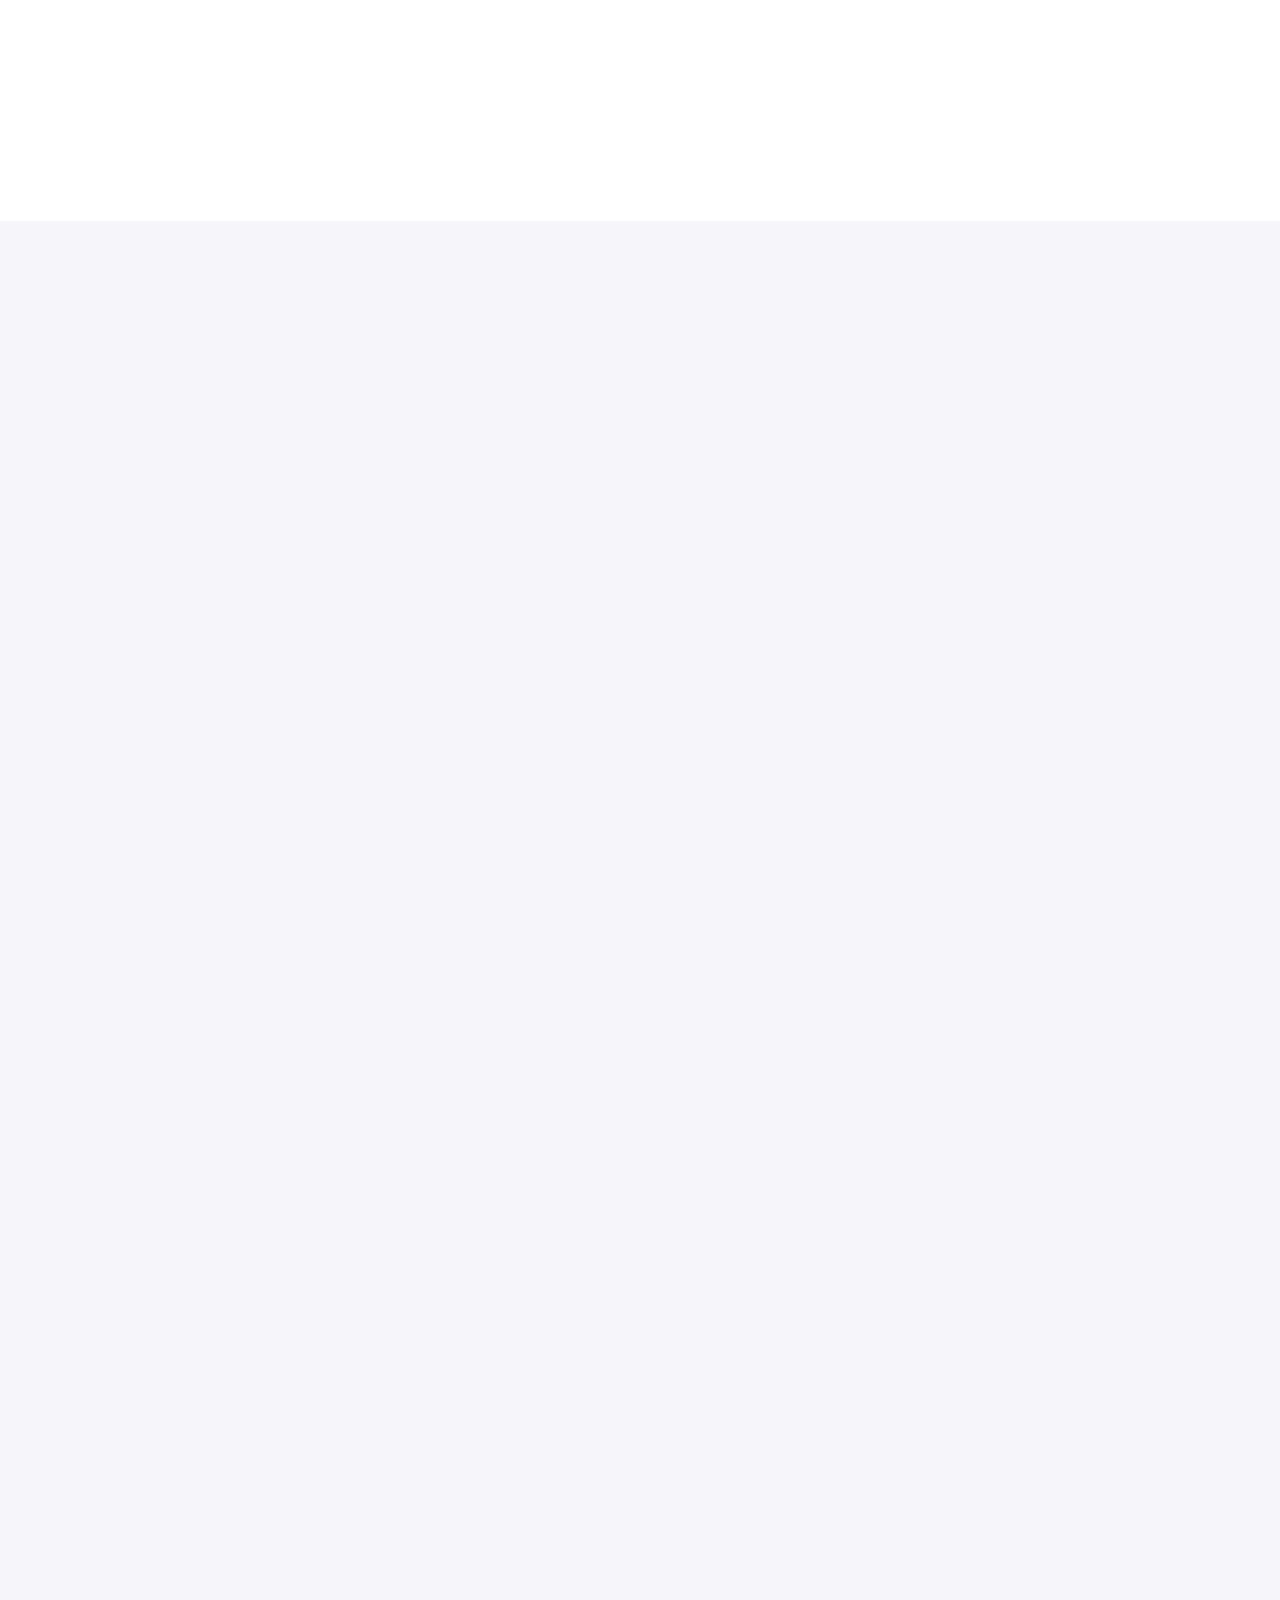
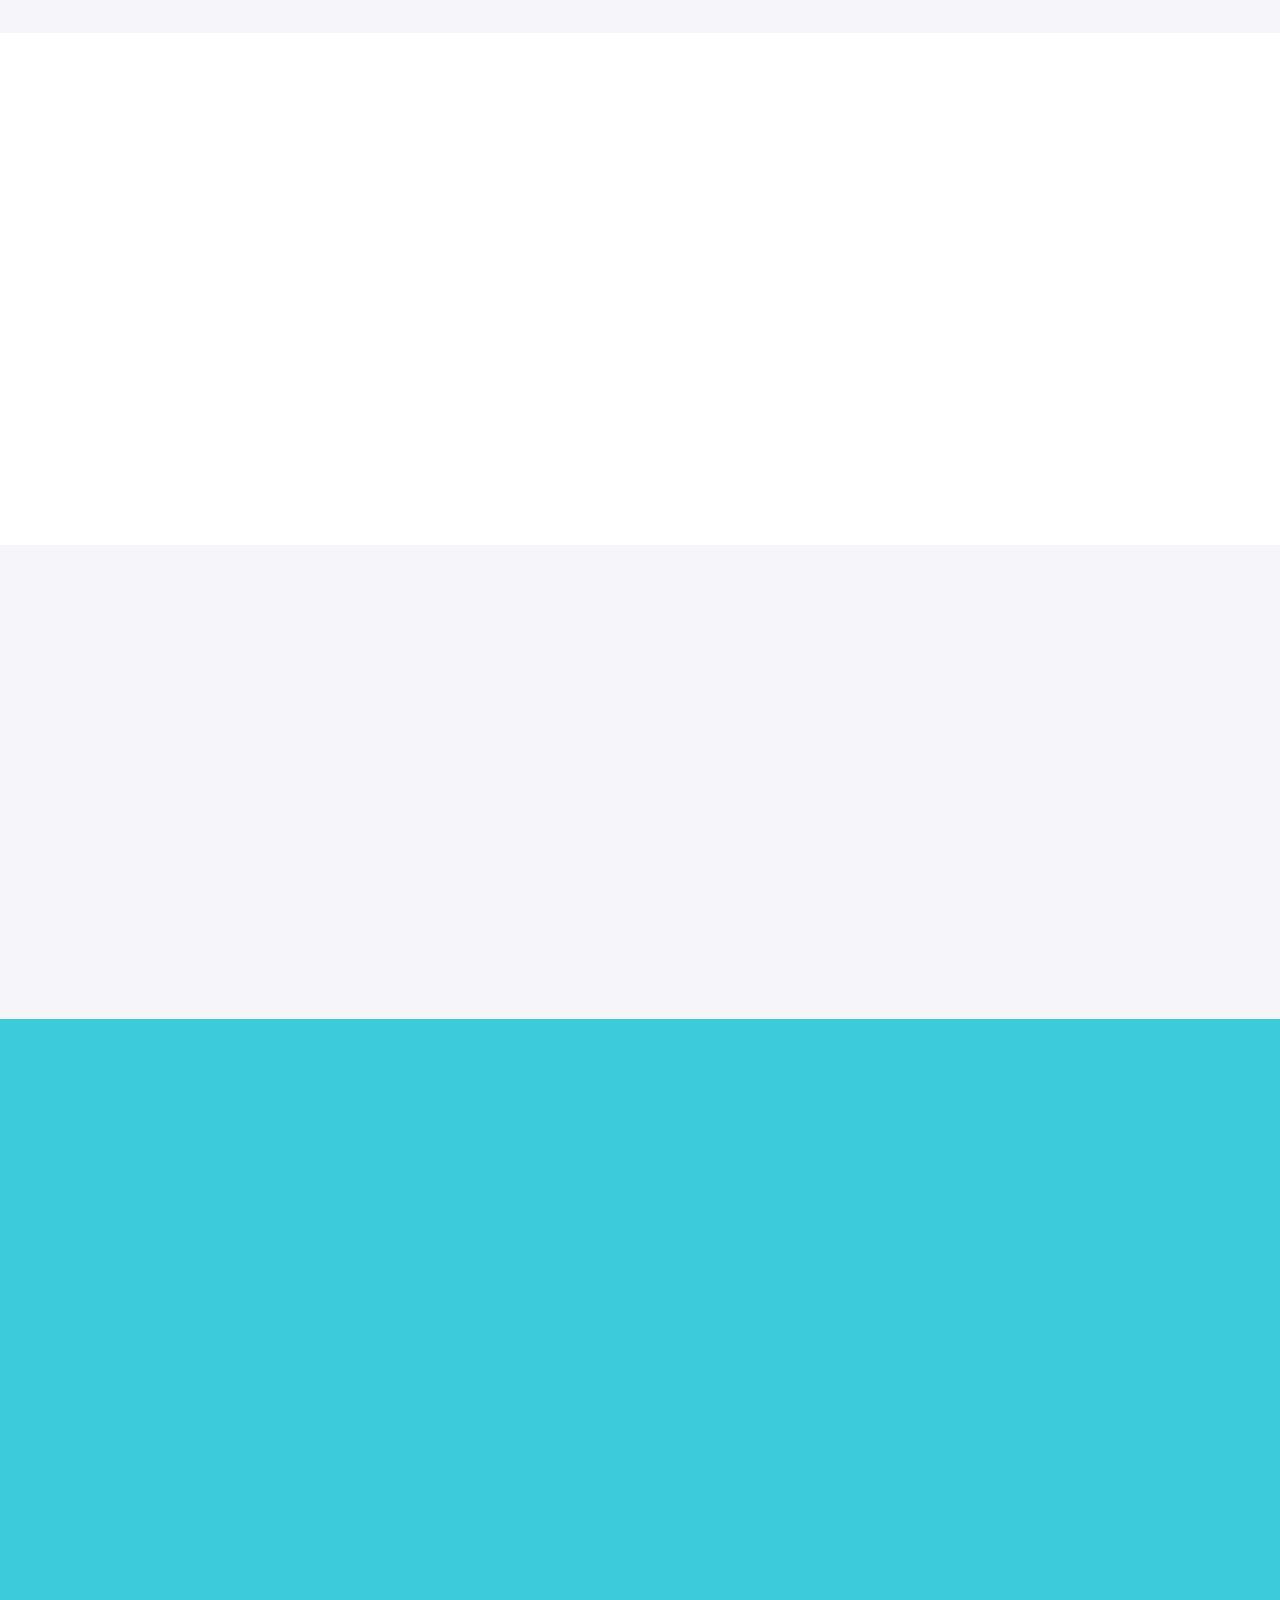
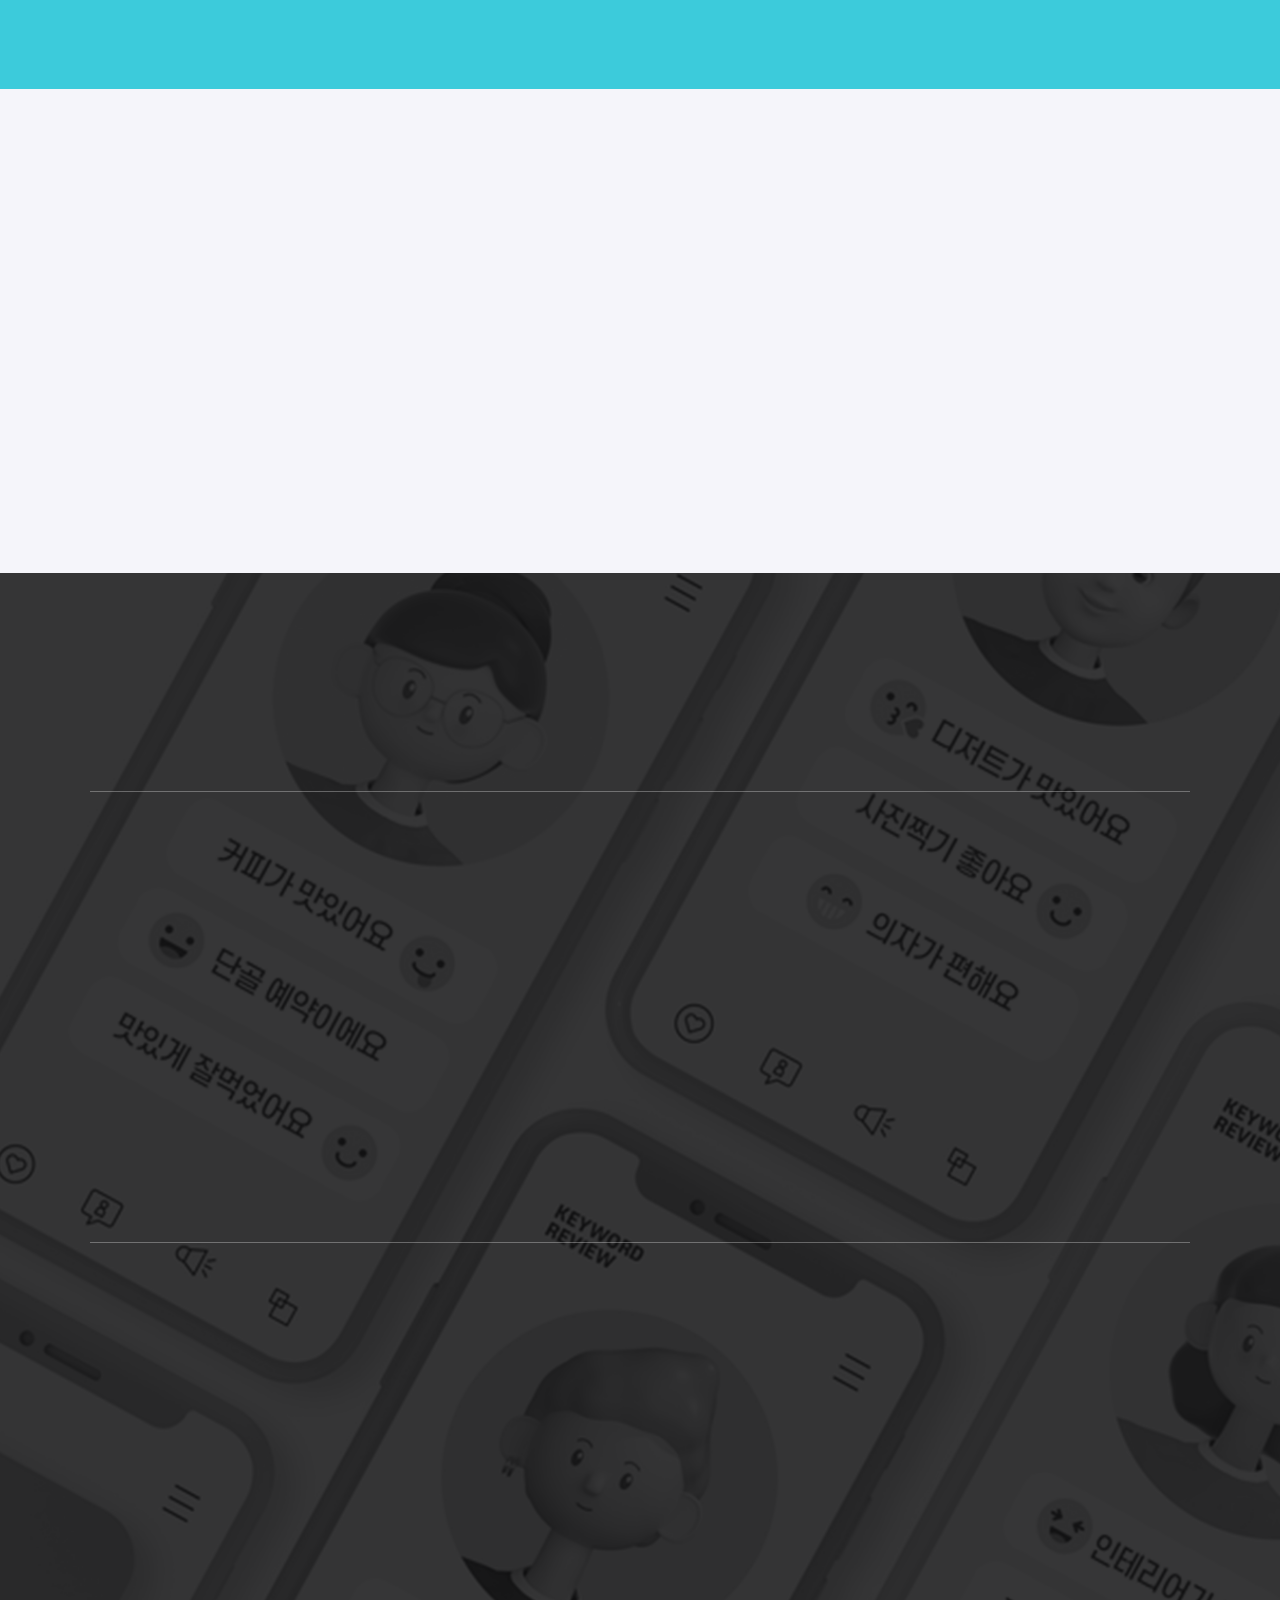
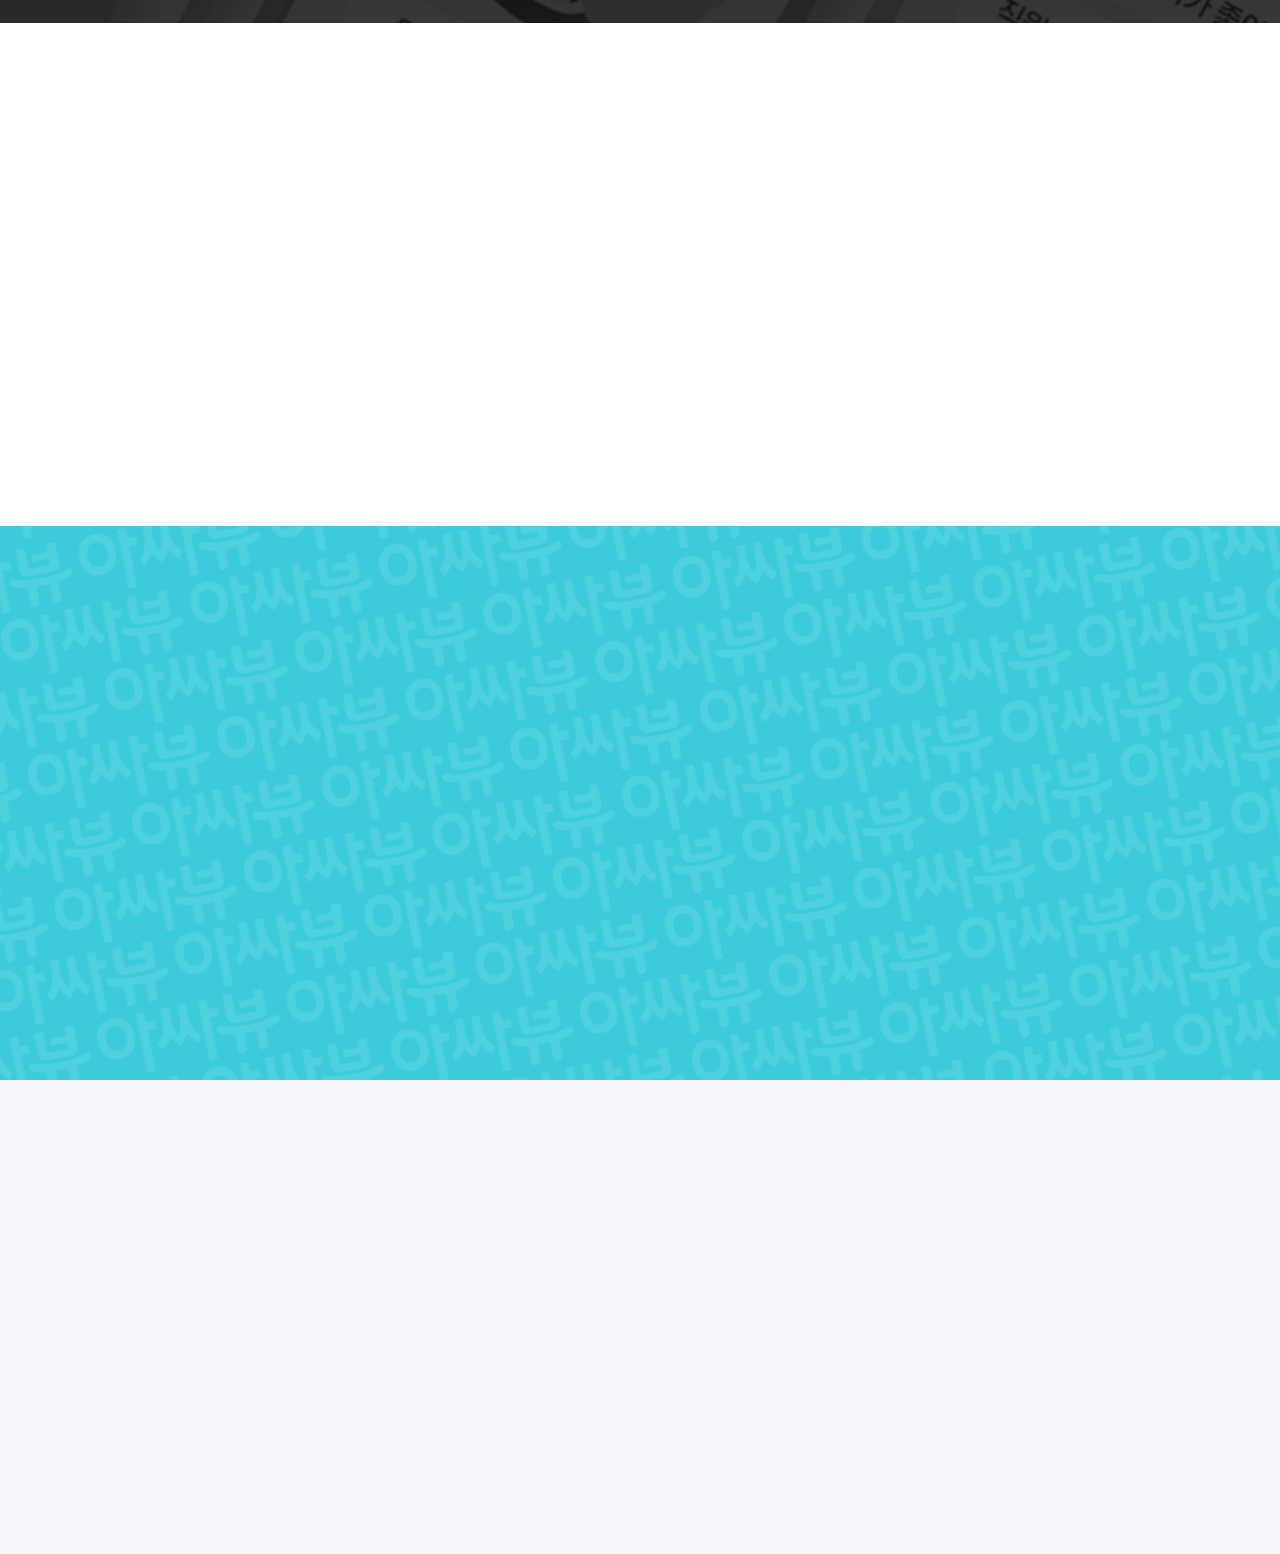
<file: test12153.html>
<!DOCTYPE html>
<html>
<head>
	<meta name="code" charset="utf-8">
	<script src="https://code.jquery.com/jquery-3.2.1.min.js"></script>
	<script type="text/javascript" src="STATIC/js/aos.js"></script>
	<link rel="stylesheet" type="text/css" href="STATIC/css/style.css"/>
	<meta name="viewport" content="320, initial-scale=1">
</head>
<body>
	<article class="landing_area pd_0">
		<div class="logo"><img src="STATIC/img/logo/Logo.png" class="no-scale"></div>
		<img src="STATIC/img/asset/background_top.png" class="img-background no-scale">
		<div class="txt_title txt_top_01" data-aos="zoom-out" data-aos-duration="1000">
			<img src="STATIC/img/asset/txt_title_top_01.png">
		</div>
	</article>
	<article class="landing_area">
		<div class="inner">
			<div class="txt_title mb_70" data-aos="fade-up" data-aos-duration="1000">
				<img src="STATIC/img/asset/txt_title_top_02.png">
			</div>
			<div class="fl_box_bt mb_50">
				<div class="ml_30" data-aos="fade-right" data-aos-duration="1000">
					<img src="STATIC/img/asset/circle_review_01.png">
				</div>
				<div data-aos="fade-left" data-aos-duration="1000">
					<img src="STATIC/img/asset/txt_review_01.png">
				</div>
			</div>
			<div class="btn_area" data-aos="fade-up" data-aos-duration="1000">
				<a href=""><img src="STATIC/img/asset/btn_review_01.png"></a>
			</div>
		</div>
	</article>
	<article class="landing_area bg_scd">
		<div class="inner">
			<div class="txt_title mt_70 mb_50" data-aos="fade-down" data-aos-duration="1000">
				<img src="STATIC/img/asset/txt_title_mid_01.png">
			</div>
			<div class="txt_title mb_50" data-aos="fade-down" data-aos-duration="1000"><img src="STATIC/img/asset/txt_title_mid_02.png"></div>
			<div class="img_box" data-aos="fade-down" data-aos-duration="1000">
				<img src="STATIC/img/asset/img_mid_item01.png">
			</div>
			<div class="fl_box_bt mb_50">
				<div class="ml_40 mt_80" data-aos="fade-down" data-aos-duration="1000">
					<img src="STATIC/img/asset/txt_review_02.png">
				</div>
				<div class="mt_25" data-aos="fade-up" data-aos-duration="1000">
					<img src="STATIC/img/asset/txt_review_03.png">
				</div>
			</div>
		</div>
	</article>
	<article class="landing_area">
		<div class="inner">
			<div class="txt_title mt_70 mb_50" data-aos="fade-down" data-aos-duration="1000">
				<img src="STATIC/img/asset/txt_title_mid_03.png">
			</div>
			<div class="txt_title mb_50" data-aos="fade-down" data-aos-duration="1000">
				<img src="STATIC/img/asset/txt_title_mid_04.png">
			</div>
			<div class="ab_wrap mb_50" data-aos="zoom-out" data-aos-duration="1000">
				<div class="img_box">
					<img src="STATIC/img/asset/txt_blind_box.png">
				</div>
				<div class="ab_area fl_box_bt fl_center">
					<div class="pr_80 fl_end" data-aos="fade-left" data-aos-duration="1000" data-aos-delay="1000" >
						<img src="STATIC/img/asset/txt_blind_01.png">
					</div>
					<div class="pl_80 fl_start" data-aos="fade-right" data-aos-duration="1000" data-aos-delay="1000">
						<img src="STATIC/img/asset/txt_blind_02.png">
					</div>
				</div>
			</div>
			<div class="txt_title" data-aos="fade-left" data-aos-duration="700">
				<img src="STATIC/img/asset/txt_blind_03.png">
			</div>
		</div>
	</article>
	<article class="landing_area bg_scd">
		<div class="inner">
			<div class="txt_title mt_70" data-aos="fade-down" data-aos-duration="1000">
				<img src="STATIC/img/asset/txt_title_04_01.png">
			</div>
			<div class="fl_box_bt mt_80 mb_50">
				<div class="ml_40" data-aos="fade-down" data-aos-duration="1000" data-aos-delay="300">
					<img src="STATIC/img/asset/txt_content_04_01.png">
				</div>
				<div data-aos="fade-up" data-aos-duration="1000" data-aos-delay="300">
					<img src="STATIC/img/asset/txt_content_04_02.png">
				</div>
			</div>
			<div class="txt_title" data-aos="fade-up" data-aos-duration="1000">
				<img src="STATIC/img/asset/txt_title_04_02.png">
			</div>
		</div>
	</article>

	<article class="landing_area bg_thd">
		<div class="inner">
			<div class="txt_title mt_70" data-aos="fade-down" data-aos-duration="1000">
				<img src="STATIC/img/asset/txt_title_05_01.png">
			</div>
			<div class="fl_box_bt mt_80 mb_50">
				<div class="ml_40" data-aos="fade-down" data-aos-duration="1000" data-aos-delay="300">
					<img src="STATIC/img/asset/txt_content_05_01.png">
				</div>
				<div data-aos="fade-up" data-aos-duration="1000" data-aos-delay="300">
					<img src="STATIC/img/asset/txt_content_05_02.png">
				</div>
			</div>
			<div class="txt_title mt_80 mb_50" data-aos="fade-down" data-aos-duration="1000">
				<img src="STATIC/img/asset/txt_title_05_02.png">
			</div>
			<div class="btn_area" data-aos="fade-up" data-aos-duration="1000">
				<a href=""><img src="STATIC/img/asset/btn_now_01.png"></a>
			</div>
			<div class="fl_box_bt mt_80">
				<div class="ml_30" data-aos="fade-right" data-aos-duration="1000">
					<img src="STATIC/img/asset/txt_review_04.png">
				</div>
				<div data-aos="fade-left" data-aos-duration="1000">
					<img src="STATIC/img/asset/circle_review_02.png">
				</div>
			</div>
		</div>
	</article>

	<article class="landing_area bg_scd">
		<div class="inner">
			<div class="txt_title mt_70" data-aos="fade-down" data-aos-duration="1000">
				<img src="STATIC/img/asset/txt_title_06_01.png">
			</div>
			<div class="ab_wrap mt_70" data-aos="fade-up" data-aos-duration="1000">
				<div class="img_box">
					<img src="STATIC/img/asset/txt_content_bg.png">
				</div>
				<div class="ab_area fl_box_bt fl_center">
					<div class="pl_150" data-aos="fade-up" data-aos-duration="1000" data-aos-delay="700" >
						<img src="STATIC/img/asset/txt_content_06_01.png">
					</div>
					<div class="pr_150" data-aos="fade-down" data-aos-duration="1000" data-aos-delay="700">
						<img src="STATIC/img/asset/txt_content_06_02.png">
					</div>
				</div>
			</div>
			<div class="txt_title mt_70" data-aos="fade-down" data-aos-duration="1000">
				<img src="STATIC/img/asset/txt_title_06_02.png">
			</div>
		</div>
	</article>

	<article class="landing_area ab_wrap pd_0">
		<img src="STATIC/img/asset/txt_content_07_bg.png" class="img-background no-scale">
		<div class="ab_area">
			<div class="inner">
				<div class="txt_title mt_120 mb_80" data-aos="fade-down" data-aos-duration="1000">
					<img src="STATIC/img/asset/txt_title_07_01.png">
				</div>
				<ul class="list pl_150">
					<li data-aos="fade-left" data-aos-duration="1000"><img src="STATIC/img/asset/txt_content_07_01.png"></li>
					<li data-aos="fade-left" data-aos-duration="1000" data-aos-delay="200"><img src="STATIC/img/asset/txt_content_07_02.png"></li>
					<li data-aos="fade-left" data-aos-duration="1000" data-aos-delay="300"><img src="STATIC/img/asset/txt_content_07_03.png"></li>
					<li data-aos="fade-left" data-aos-duration="1000" data-aos-delay="400"><img src="STATIC/img/asset/txt_content_07_04.png"></li>
					<li data-aos="fade-left" data-aos-duration="1000" data-aos-delay="500"><img src="STATIC/img/asset/txt_content_07_05.png"></li>
				</ul>
			</div>
		</div>
	</article>

	<article class="landing_area">
		<div class="inner">
			<div class="txt_title mt_70" data-aos="fade-down" data-aos-duration="1000">
				<img src="STATIC/img/asset/txt_title_08_01.png">
			</div>
			<div class="fl_box_bt fl_center mt_80">
				<div data-aos="fade-up" data-aos-duration="1000" data-aos-delay="200" >
					<img src="STATIC/img/asset/txt_content_08_01.png">
				</div>
				<div data-aos="fade-up" data-aos-duration="1000" data-aos-delay="400">
					<img src="STATIC/img/asset/txt_content_08_02.png">
				</div>
				<div data-aos="fade-up" data-aos-duration="1000" data-aos-delay="600">
					<img src="STATIC/img/asset/txt_content_08_03.png">
				</div>
			</div>
			<div class="txt_title mt_120" data-aos="fade-down" data-aos-duration="1000">
				<img src="STATIC/img/asset/txt_title_08_02.png">
			</div>
		</div>
	</article>
	<div class="ab_btn">
		<a href="javascript:scrollBottom()"><img src="STATIC/img/asset/btn_09.png"></a>
	</div>
	<article class="landing_area ab_wrap bg_thd pd_0">
		<img src="STATIC/img/asset/txt_content_09_bg.png" class="img-background img-09 no-scale">
		<div class="ab_area">
			<div class="inner fl_center">
				<div class="txt_title" data-aos="fade-down" data-aos-duration="1000">
					<img src="STATIC/img/asset/txt_title_09_01.png">
				</div>
			</div>
		</div>
	</article>

	<article class="landing_area bg_scd">
		<div class="inner">
			<div class="txt_title mt_70" data-aos="fade-down" data-aos-duration="1000">
				<img src="STATIC/img/asset/txt_title_10_01.png">
			</div>
			<div class="img_box mt_80 mb_50" data-aos="fade-down" data-aos-duration="1000">
				<img src="STATIC/img/asset/txt_content_10.png">
			</div>
			<div class="fl_box_bt">
				<div data-aos="fade-down" data-aos-duration="1000">
					<a href=""><img src="STATIC/img/asset/btn_txt_01.png"></a>
				</div>
				<div data-aos="fade-down" data-aos-duration="1000">
					<a href=""><img src="STATIC/img/asset/btn_txt_02.png"></a>
				</div>
				<div data-aos="fade-down" data-aos-duration="1000">
					<a href=""><img src="STATIC/img/asset/btn_txt_03.png"></a>
				</div>
			</div>
		</div>
	</article>

	<script type="text/javascript">
		function scrollBottom(){
			var height = $('body').height();
			$('html, body').animate({
	            'scrollTop': height,
	        }, 1500);
		}

		function imgScale(){
			var target = $('img');
			var windowWidth = $( window ).width();
			if(windowWidth > 1199) {
				target.each(function(index, item){
					var $this = $(item);
					if(!$this.hasClass('no-scale')){
						var imgW = $this.width();
						$this.css('width', (imgW*0.75)+'px');
					}
				});
			}
		}

		$( function(){
			imgScale();
			AOS.init();
		})

	</script>
</body>
</html>
</file>
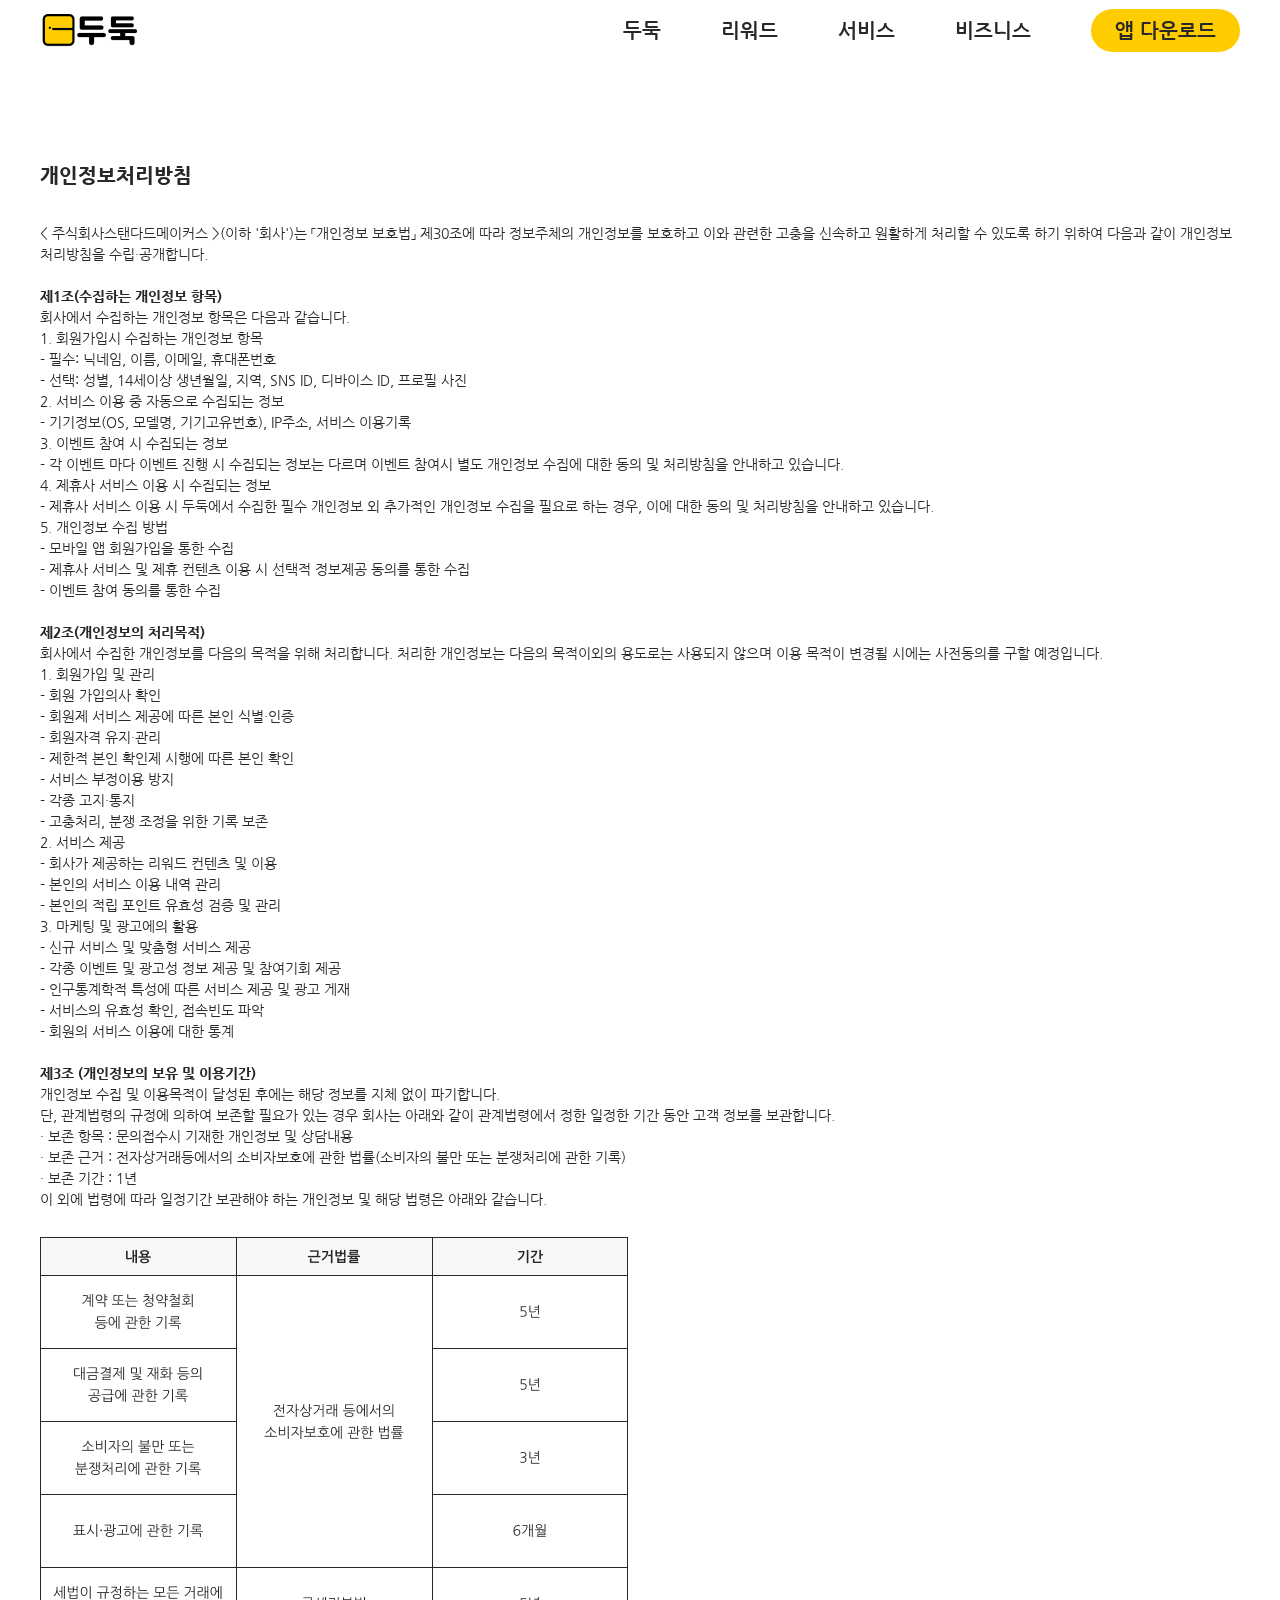
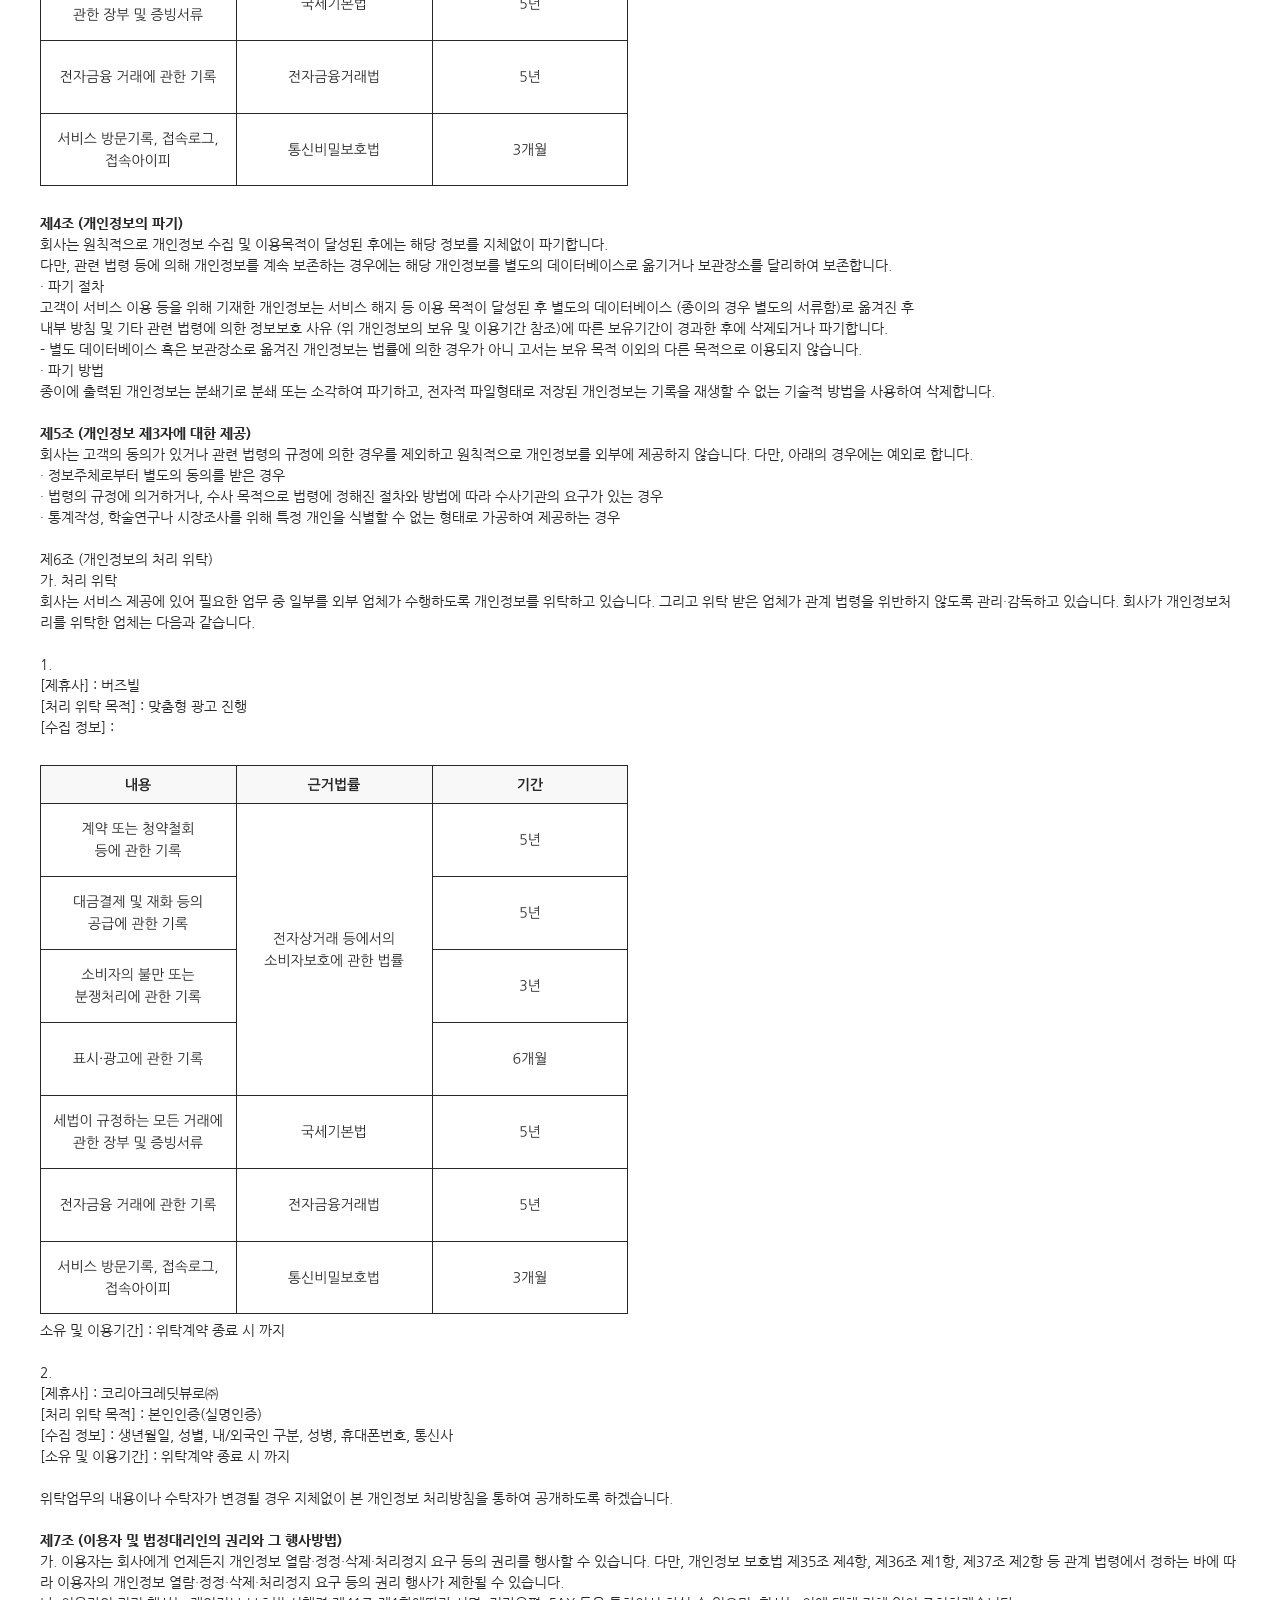
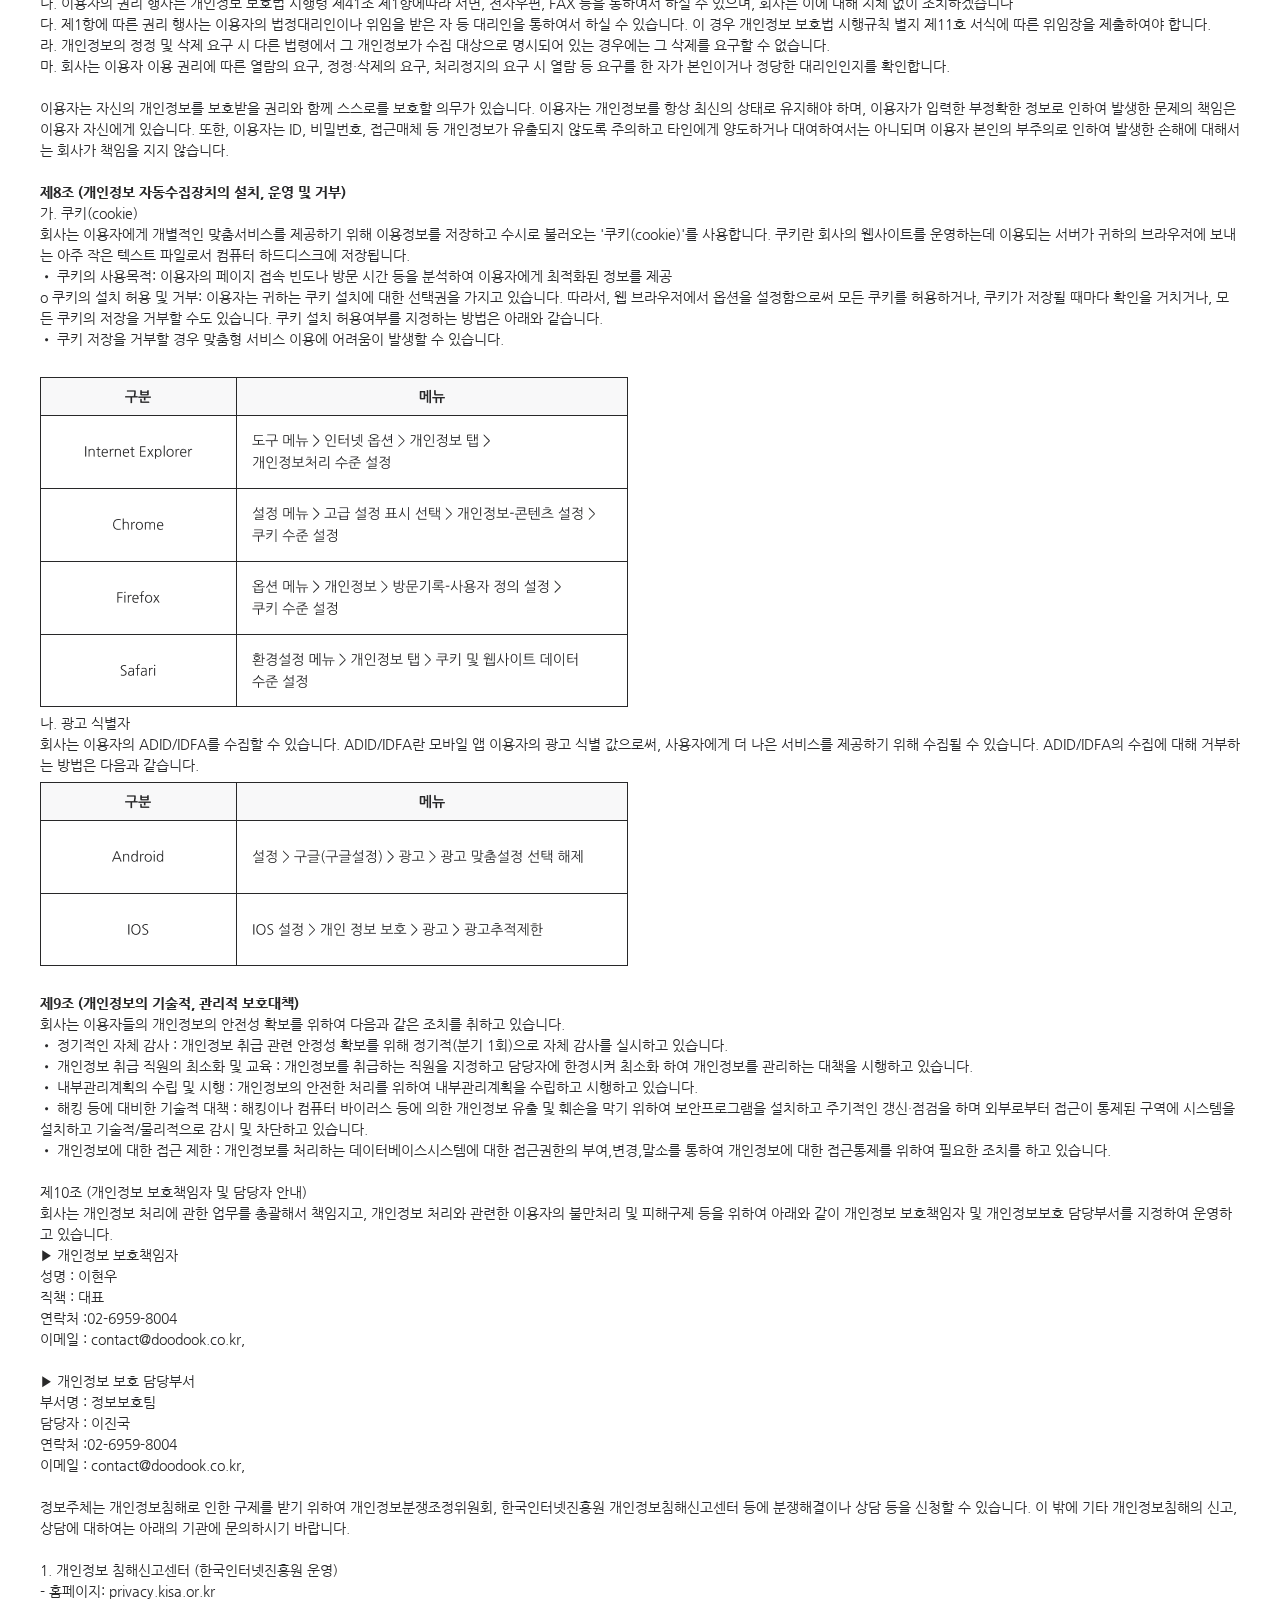
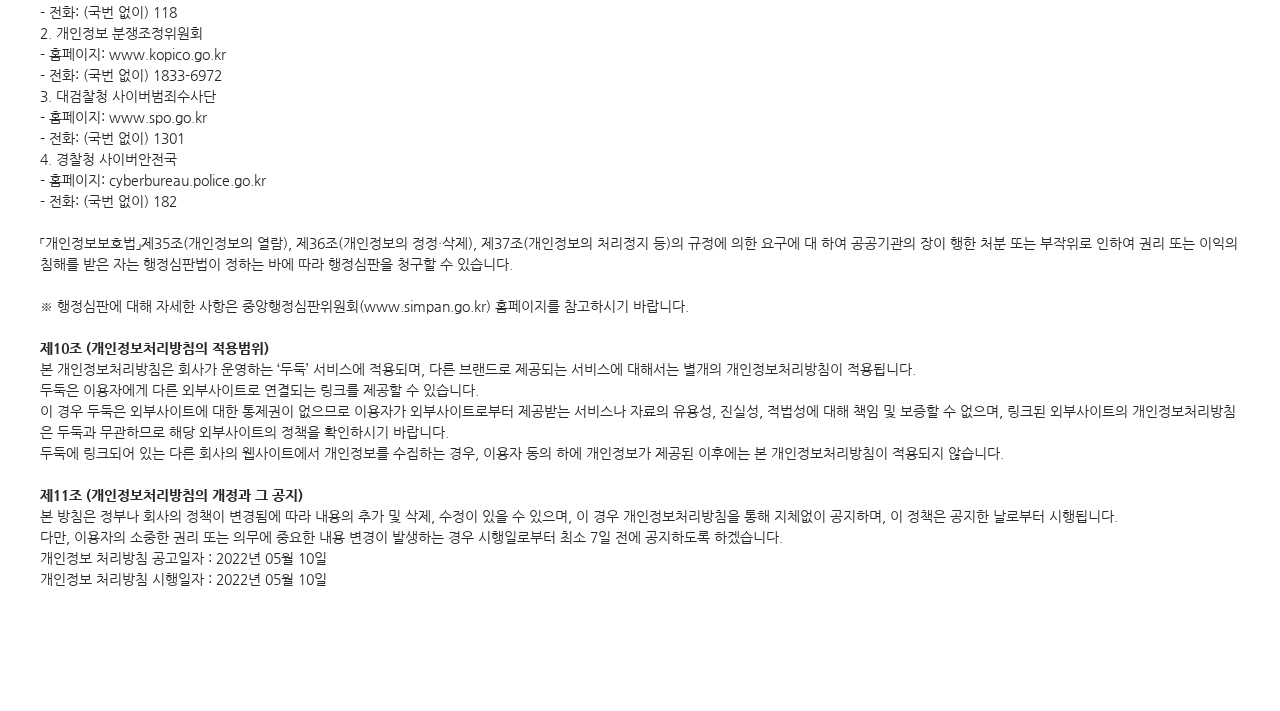
<file: www/terms01.html>
<!DOCTYPE html>
<html>
<head>
	<meta name="code" charset="utf-8">
	<meta name="viewport" content="width=device-width,initial-scale=1.0,minimum-scale=0,maximum-scale=10,user-scalable=yes"/>
	<script src="https://code.jquery.com/jquery-3.2.1.min.js"></script>
	<script type="text/javascript" src="STATIC/js/swiper-bundle.min.js"></script>
	<script type="text/javascript" src="STATIC/js/common.js"></script>
	<link rel="stylesheet" type="text/css" href="STATIC/css/swiper-bundle.min.css"/>
	<link rel="stylesheet" type="text/css" href="STATIC/css/style.css"/>
</head>
<body>
	<main class="main terms">
		<header class="header">
			<div class="inner flx_btw_center">
				<div class="logo"><img src="STATIC/img/asset/logo/logo_text.png"></div>
				<div class="gnb">
					<ul>
						<li><a href="index.html">두둑</a></li>
						<li><a href="index.html">리워드</a></li>
						<li><a href="index.html">서비스</a></li>
						<li><a href="index.html">비즈니스</a></li>
						<li>
							<div class="app_down_area">
								<div class="btn">앱 다운로드</div>
								<div class="drop">
									<div>
										<a href="https://apps.apple.com/kr/app/%EB%91%90%EB%91%91/id1622007179)" target="blink"><img src="STATIC/img/asset/icon/apple_s.png"> App Store 다운로드</a>
										<a href="https://play.google.com/store/apps/details?id=com.stdmakers.doodook" target="blink"><img src="STATIC/img/asset/icon/google_s.png"> Google Play 다운로드</a>
									</div>
								</div>
							</div>
						</li>
					</ul>
				</div>
				<div class="trigger">
					<div class="btn"></div>
				</div>
			</div>
		</header>
		<div class="m_gnb">
			<ul>
				<li><a href="index.html">두둑</a></li>
				<li><a href="index.html">리워드</a></li>
				<li><a href="index.html">서비스</a></li>
				<li><a href="index.html">비즈니스</a></li>
			</ul>
		</div>
		<div class="container">
			<secion class="section_wrap">
				<div class="inner">
					<div class="terms_area">
						<div class="suject mb_36">개인정보처리방침</div>
						<div class="txt_pre">< 주식회사스탠다드메이커스 >(이하 '회사')는 「개인정보 보호법」 제30조에 따라 정보주체의 개인정보를 보호하고 이와 관련한 고충을 신속하고 원활하게 처리할 수 있도록 하기 위하여 다음과 같이 개인정보 처리방침을 수립·공개합니다.

						<b>제1조(수집하는 개인정보 항목)</b>
						회사에서 수집하는 개인정보 항목은 다음과 같습니다.
						1. 회원가입시 수집하는 개인정보 항목
						- 필수: 닉네임, 이름, 이메일, 휴대폰번호
						- 선택: 성별, 14세이상 생년월일, 지역, SNS ID, 디바이스 ID, 프로필 사진
						2. 서비스 이용 중 자동으로 수집되는 정보
						- 기기정보(OS, 모델명, 기기고유번호), IP주소, 서비스 이용기록
						3. 이벤트 참여 시 수집되는 정보
						- 각 이벤트 마다 이벤트 진행 시 수집되는 정보는 다르며 이벤트 참여시 별도 개인정보 수집에 대한 동의 및 처리방침을 안내하고 있습니다.
						4. 제휴사 서비스 이용 시 수집되는 정보
						- 제휴사 서비스 이용 시 두둑에서 수집한 필수 개인정보 외 추가적인 개인정보 수집을 필요로 하는 경우, 이에 대한 동의 및 처리방침을 안내하고 있습니다.
						5. 개인정보 수집 방법
						- 모바일 앱 회원가입을 통한 수집
						- 제휴사 서비스 및 제휴 컨텐츠 이용 시 선택적 정보제공 동의를 통한 수집 
						- 이벤트 참여 동의를 통한 수집

						<b>제2조(개인정보의 처리목적)</b>
						회사에서 수집한 개인정보를 다음의 목적을 위해 처리합니다. 처리한 개인정보는 다음의 목적이외의 용도로는 사용되지 않으며 이용 목적이 변경될 시에는 사전동의를 구할 예정입니다.
						1. 회원가입 및 관리
						- 회원 가입의사 확인
						- 회원제 서비스 제공에 따른 본인 식별·인증
						- 회원자격 유지·관리
						- 제한적 본인 확인제 시행에 따른 본인 확인
						- 서비스 부정이용 방지
						- 각종 고지·통지
						- 고충처리, 분쟁 조정을 위한 기록 보존
						2. 서비스 제공
						- 회사가 제공하는 리워드 컨텐츠 및 이용
						- 본인의 서비스 이용 내역 관리
						- 본인의 적립 포인트 유효성 검증 및 관리
						3. 마케팅 및 광고에의 활용
						- 신규 서비스 및 맞춤형 서비스 제공
						- 각종 이벤트 및 광고성 정보 제공 및 참여기회 제공
						- 인구통계학적 특성에 따른 서비스 제공 및 광고 게재
						- 서비스의 유효성 확인, 접속빈도 파악
						- 회원의 서비스 이용에 대한 통계

						<b>제3조 (개인정보의 보유 및 이용기간)</b>
						개인정보 수집 및 이용목적이 달성된 후에는 해당 정보를 지체 없이 파기합니다.
						단, 관계법령의 규정에 의하여 보존할 필요가 있는 경우 회사는 아래와 같이 관계법령에서 정한 일정한 기간 동안 고객 정보를 보관합니다.
						· 보존 항목 : 문의접수시 기재한 개인정보 및 상담내용
						· 보존 근거 : 전자상거래등에서의 소비자보호에 관한 법률(소비자의 불만 또는 분쟁처리에 관한 기록)
						· 보존 기간 : 1년
						이 외에 법령에 따라 일정기간 보관해야 하는 개인정보 및 해당 법령은 아래와 같습니다.

						<img src="STATIC/img/terms/private_01.png">

						<b>제4조 (개인정보의 파기)</b>
						회사는 원칙적으로 개인정보 수집 및 이용목적이 달성된 후에는 해당 정보를 지체없이 파기합니다.
						다만, 관련 법령 등에 의해 개인정보를 계속 보존하는 경우에는 해당 개인정보를 별도의 데이터베이스로 옮기거나 보관장소를 달리하여 보존합니다.
						· 파기 절차
						고객이 서비스 이용 등을 위해 기재한 개인정보는 서비스 해지 등 이용 목적이 달성된 후 별도의 데이터베이스 (종이의 경우 별도의 서류함)로 옮겨진 후
						    내부 방침 및 기타 관련 법령에 의한 정보보호 사유 (위 개인정보의 보유 및 이용기간 참조)에 따른 보유기간이 경과한 후에 삭제되거나 파기합니다.
						-	별도 데이터베이스 혹은 보관장소로 옮겨진 개인정보는 법률에 의한 경우가 아니 고서는 보유 목적 이외의 다른 목적으로 이용되지 않습니다.
						· 파기 방법
						종이에 출력된 개인정보는 분쇄기로 분쇄 또는 소각하여 파기하고, 전자적 파일형태로 저장된 개인정보는 기록을 재생할 수 없는 기술적 방법을 사용하여 삭제합니다.

						<b>제5조 (개인정보 제3자에 대한 제공)</b>
						회사는 고객의 동의가 있거나 관련 법령의 규정에 의한 경우를 제외하고 원칙적으로 개인정보를 외부에 제공하지 않습니다. 다만, 아래의 경우에는 예외로 합니다.
						· 정보주체로부터 별도의 동의를 받은 경우
						· 법령의 규정에 의거하거나, 수사 목적으로 법령에 정해진 절차와 방법에 따라 수사기관의 요구가 있는 경우
						· 통계작성, 학술연구나 시장조사를 위해 특정 개인을 식별할 수 없는 형태로 가공하여 제공하는 경우

						제6조 (개인정보의 처리 위탁)
						가. 처리 위탁
						회사는 서비스 제공에 있어 필요한 업무 중 일부를 외부 업체가 수행하도록 개인정보를 위탁하고 있습니다. 그리고 위탁 받은 업체가 관계 법령을 위반하지 않도록 관리·감독하고 있습니다. 회사가 개인정보처리를 위탁한 업체는 다음과 같습니다.

						1.	
						[제휴사] : 버즈빌 
						[처리 위탁 목적] : 맞춤형 광고 진행 
						[수집 정보] : 

						<img src="STATIC/img/terms/private_02.png">
						소유 및 이용기간] : 위탁계약 종료 시 까지

						2.	
						[제휴사] : 코리아크레딧뷰로㈜
						[처리 위탁 목적] : 본인인증(실명인증)
						[수집 정보] : 생년월일, 성별, 내/외국인 구분, 성병, 휴대폰번호, 통신사
						[소유 및 이용기간] : 위탁계약 종료 시 까지

						위탁업무의 내용이나 수탁자가 변경될 경우 지체없이 본 개인정보 처리방침을 통하여 공개하도록 하겠습니다.

						<b>제7조 (이용자 및 법정대리인의 권리와 그 행사방법)</b>
						가.	 이용자는 회사에게 언제든지 개인정보 열람·정정·삭제·처리정지 요구 등의 권리를 행사할 수 있습니다. 다만, 개인정보 보호법 제35조 제4항, 제36조 제1항, 제37조 제2항 등 관계 법령에서 정하는 바에 따라 이용자의 개인정보 열람·정정·삭제·처리정지 요구 등의 권리 행사가 제한될 수 있습니다.
						나.	 이용자의 권리 행사는 개인정보 보호법 시행령 제41조 제1항에따라 서면, 전자우편, FAX 등을 통하여서 하실 수 있으며, 회사는 이에 대해 지체 없이 조치하겠습니다
						다.	 제1항에 따른 권리 행사는 이용자의 법정대리인이나 위임을 받은 자 등 대리인을 통하여서 하실 수 있습니다. 이 경우 개인정보 보호법 시행규칙 별지 제11호 서식에 따른 위임장을 제출하여야 합니다. 
						라.	 개인정보의 정정 및 삭제 요구 시 다른 법령에서 그 개인정보가 수집 대상으로 명시되어 있는 경우에는 그 삭제를 요구할 수 없습니다.
						마.	 회사는 이용자 이용 권리에 따른 열람의 요구, 정정·삭제의 요구, 처리정지의 요구 시 열람 등 요구를 한 자가 본인이거나 정당한 대리인인지를 확인합니다.

						이용자는 자신의 개인정보를 보호받을 권리와 함께 스스로를 보호할 의무가 있습니다. 이용자는 개인정보를 항상 최신의 상태로 유지해야 하며, 이용자가 입력한 부정확한 정보로 인하여 발생한 문제의 책임은 이용자 자신에게 있습니다. 또한, 이용자는 ID, 비밀번호, 접근매체 등 개인정보가 유출되지 않도록 주의하고 타인에게 양도하거나 대여하여서는 아니되며 이용자 본인의 부주의로 인하여 발생한 손해에 대해서는 회사가 책임을 지지 않습니다.

						<b>제8조 (개인정보 자동수집장치의 설치, 운영 및 거부)</b>
						가. 쿠키(cookie)
						회사는 이용자에게 개별적인 맞춤서비스를 제공하기 위해 이용정보를 저장하고 수시로 불러오는 '쿠키(cookie)'를 사용합니다. 쿠키란 회사의 웹사이트를 운영하는데 이용되는 서버가 귀하의 브라우저에 보내는 아주 작은 텍스트 파일로서 컴퓨터 하드디스크에 저장됩니다.
						•	쿠키의 사용목적: 이용자의 페이지 접속 빈도나 방문 시간 등을 분석하여 이용자에게 최적화된 정보를 제공
						o	쿠키의 설치 허용 및 거부: 이용자는 귀하는 쿠키 설치에 대한 선택권을 가지고 있습니다. 따라서, 웹 브라우저에서 옵션을 설정함으로써 모든 쿠키를 허용하거나, 쿠키가 저장될 때마다 확인을 거치거나, 모든 쿠키의 저장을 거부할 수도 있습니다. 쿠키 설치 허용여부를 지정하는 방법은 아래와 같습니다.
						•	쿠키 저장을 거부할 경우 맞춤형 서비스 이용에 어려움이 발생할 수 있습니다.

						<img src="STATIC/img/terms/private_03.png">
						나. 광고 식별자
						회사는 이용자의 ADID/IDFA를 수집할 수 있습니다. ADID/IDFA란 모바일 앱 이용자의 광고 식별 값으로써, 사용자에게 더 나은 서비스를 제공하기 위해 수집될 수 있습니다. ADID/IDFA의 수집에 대해 거부하는 방법은 다음과 같습니다.
						<img src="STATIC/img/terms/private_04.png">

						<b>제9조 (개인정보의 기술적, 관리적 보호대책)</b>
						회사는 이용자들의 개인정보의 안전성 확보를 위하여 다음과 같은 조치를 취하고 있습니다.
						•	정기적인 자체 감사 : 개인정보 취급 관련 안정성 확보를 위해 정기적(분기 1회)으로 자체 감사를 실시하고 있습니다.
						•	개인정보 취급 직원의 최소화 및 교육 : 개인정보를 취급하는 직원을 지정하고 담당자에 한정시켜 최소화 하여 개인정보를 관리하는 대책을 시행하고 있습니다.
						•	내부관리계획의 수립 및 시행 : 개인정보의 안전한 처리를 위하여 내부관리계획을 수립하고 시행하고 있습니다. 
						•	해킹 등에 대비한 기술적 대책 : 해킹이나 컴퓨터 바이러스 등에 의한 개인정보 유출 및 훼손을 막기 위하여 보안프로그램을 설치하고 주기적인 갱신·점검을 하며 외부로부터 접근이 통제된 구역에 시스템을 설치하고 기술적/물리적으로 감시 및 차단하고 있습니다.
						•	개인정보에 대한 접근 제한 : 개인정보를 처리하는 데이터베이스시스템에 대한 접근권한의 부여,변경,말소를 통하여 개인정보에 대한 접근통제를 위하여 필요한 조치를 하고 있습니다. 

						제10조 (개인정보 보호책임자 및 담당자 안내)
						회사는 개인정보 처리에 관한 업무를 총괄해서 책임지고, 개인정보 처리와 관련한 이용자의 불만처리 및 피해구제 등을 위하여 아래와 같이 개인정보 보호책임자 및 개인정보보호 담당부서를 지정하여 운영하고 있습니다.
						▶ 개인정보 보호책임자
						성명 : 이현우
						직책 : 대표 
						연락처 :02-6959-8004
						이메일 : contact@doodook.co.kr,

						▶ 개인정보 보호 담당부서 
						부서명 : 정보보호팀 
						담당자 : 이진국 
						연락처 :02-6959-8004 
						이메일 : contact@doodook.co.kr,

						정보주체는 개인정보침해로 인한 구제를 받기 위하여 개인정보분쟁조정위원회, 한국인터넷진흥원 개인정보침해신고센터 등에 분쟁해결이나 상담 등을 신청할 수 있습니다. 이 밖에 기타 개인정보침해의 신고, 상담에 대하여는 아래의 기관에 문의하시기 바랍니다.

						1. 개인정보 침해신고센터 (한국인터넷진흥원 운영)
						- 홈페이지: privacy.kisa.or.kr
						- 전화: (국번 없이) 118
						2. 개인정보 분쟁조정위원회
						- 홈페이지: www.kopico.go.kr
						- 전화: (국번 없이) 1833-6972
						3. 대검찰청 사이버범죄수사단
						- 홈페이지: www.spo.go.kr
						- 전화: (국번 없이) 1301
						4. 경찰청 사이버안전국
						- 홈페이지: cyberbureau.police.go.kr
						- 전화: (국번 없이) 182

						「개인정보보호법」제35조(개인정보의 열람), 제36조(개인정보의 정정·삭제), 제37조(개인정보의 처리정지 등)의 규정에 의한 요구에 대 하여 공공기관의 장이 행한 처분 또는 부작위로 인하여 권리 또는 이익의 침해를 받은 자는 행정심판법이 정하는 바에 따라 행정심판을 청구할 수 있습니다.

						※ 행정심판에 대해 자세한 사항은 중앙행정심판위원회(www.simpan.go.kr) 홈페이지를 참고하시기 바랍니다.

						<b>제10조 (개인정보처리방침의 적용범위)</b>
						본 개인정보처리방침은 회사가 운영하는 ‘두둑’ 서비스에 적용되며, 다른 브랜드로 제공되는 서비스에 대해서는 별개의 개인정보처리방침이 적용됩니다.
						두둑은 이용자에게 다른 외부사이트로 연결되는 링크를 제공할 수 있습니다.
						이 경우 두둑은 외부사이트에 대한 통제권이 없으므로 이용자가 외부사이트로부터 제공받는 서비스나 자료의 유용성, 진실성, 적법성에 대해 책임 및 보증할 수 없으며, 링크된 외부사이트의 개인정보처리방침은 두둑과 무관하므로 해당 외부사이트의 정책을 확인하시기 바랍니다.
						두둑에 링크되어 있는 다른 회사의 웹사이트에서 개인정보를 수집하는 경우, 이용자 동의 하에 개인정보가 제공된 이후에는 본 개인정보처리방침이 적용되지 않습니다.

						<b>제11조 (개인정보처리방침의 개정과 그 공지)</b>
						본 방침은 정부나 회사의 정책이 변경됨에 따라 내용의 추가 및 삭제, 수정이 있을 수 있으며, 이 경우 개인정보처리방침을 통해 지체없이 공지하며, 이 정책은 공지한 날로부터 시행됩니다.
						다만, 이용자의 소중한 권리 또는 의무에 중요한 내용 변경이 발생하는 경우 시행일로부터 최소 7일 전에 공지하도록 하겠습니다.
						개인정보 처리방침 공고일자 : 2022년 05월 10일
						개인정보 처리방침 시행일자 : 2022년 05월 10일

						</div>
					</div>
				</div>
			</secion>
		</div>
	</main>
</body>
<script type="text/javascript">

	$('.app_down_area .btn').on('click', function(){
		var $this = $(this);
		$this.toggleClass('active');
		if($this.hasClass('active')){
			$('.app_down_area .drop').fadeIn(0);
		} else {
			$('.app_down_area .drop').fadeOut(0);
		}
	});

</script>
</html>
</file>
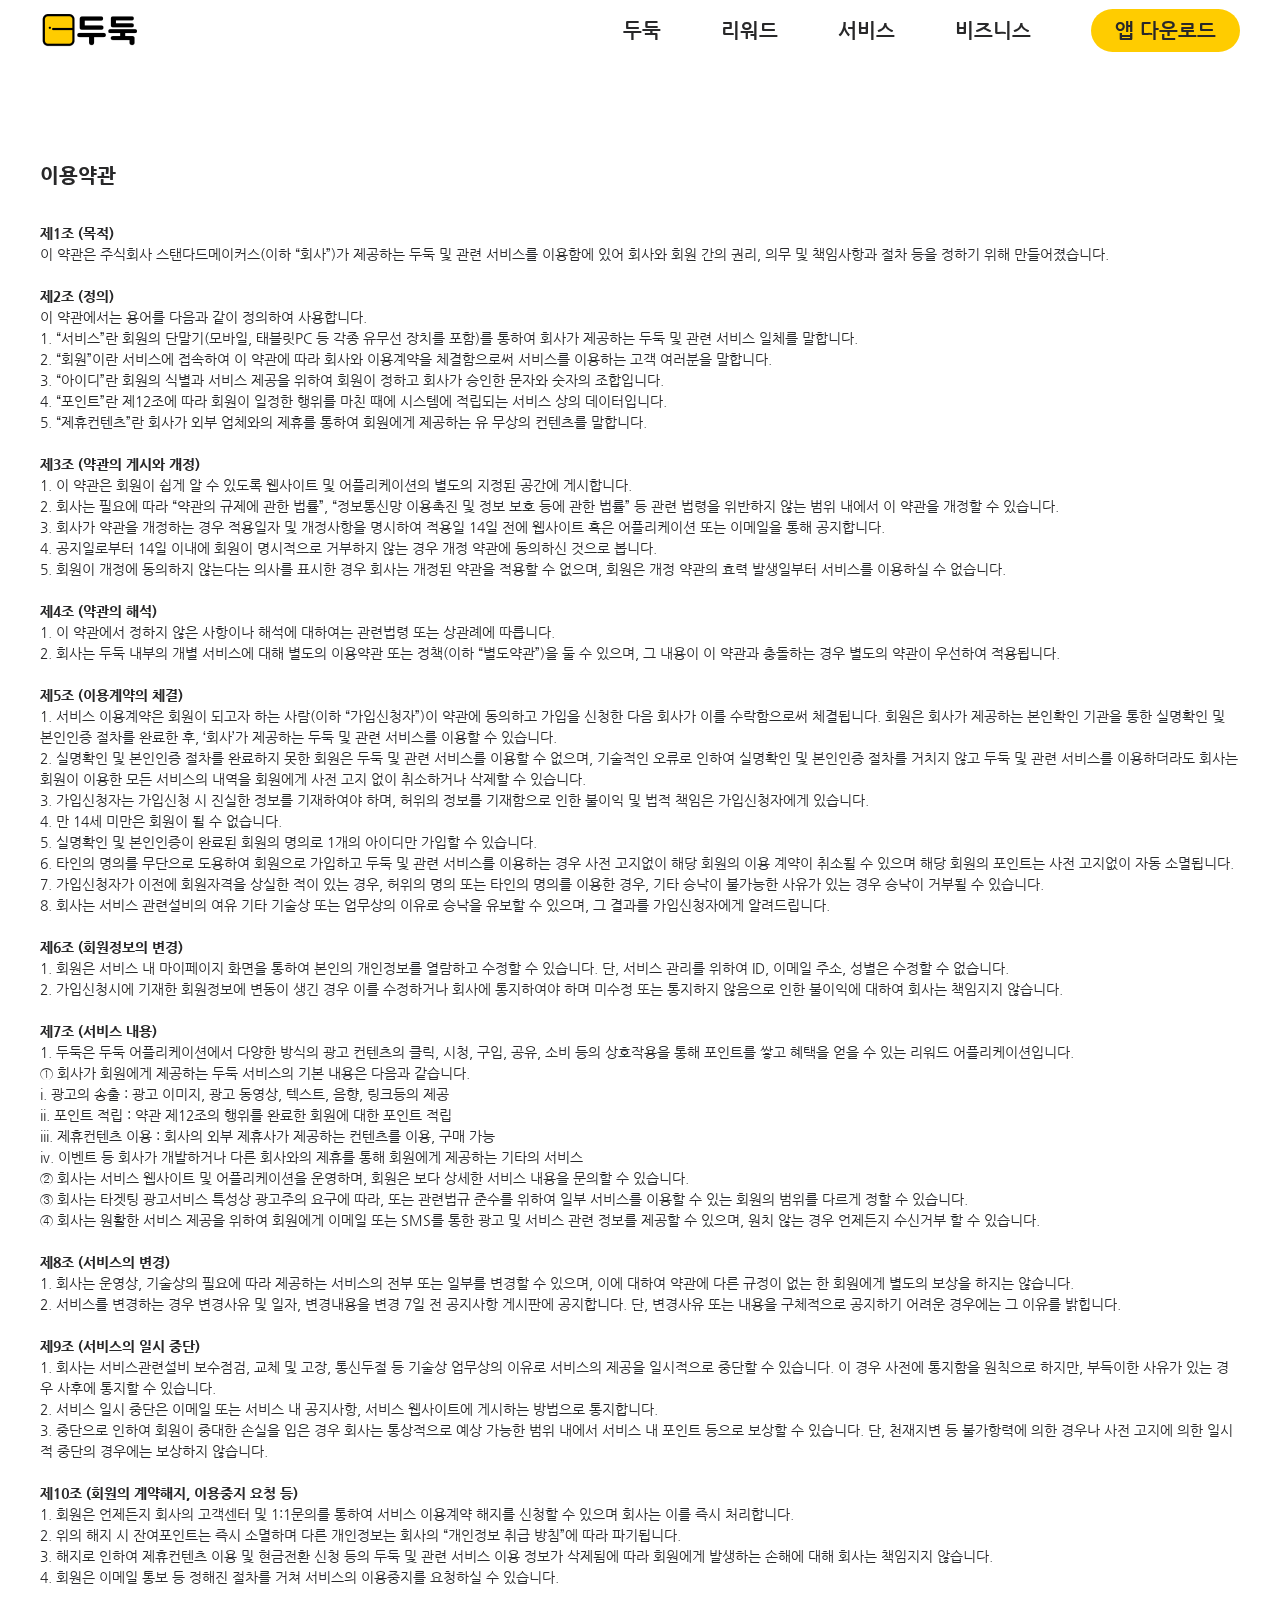
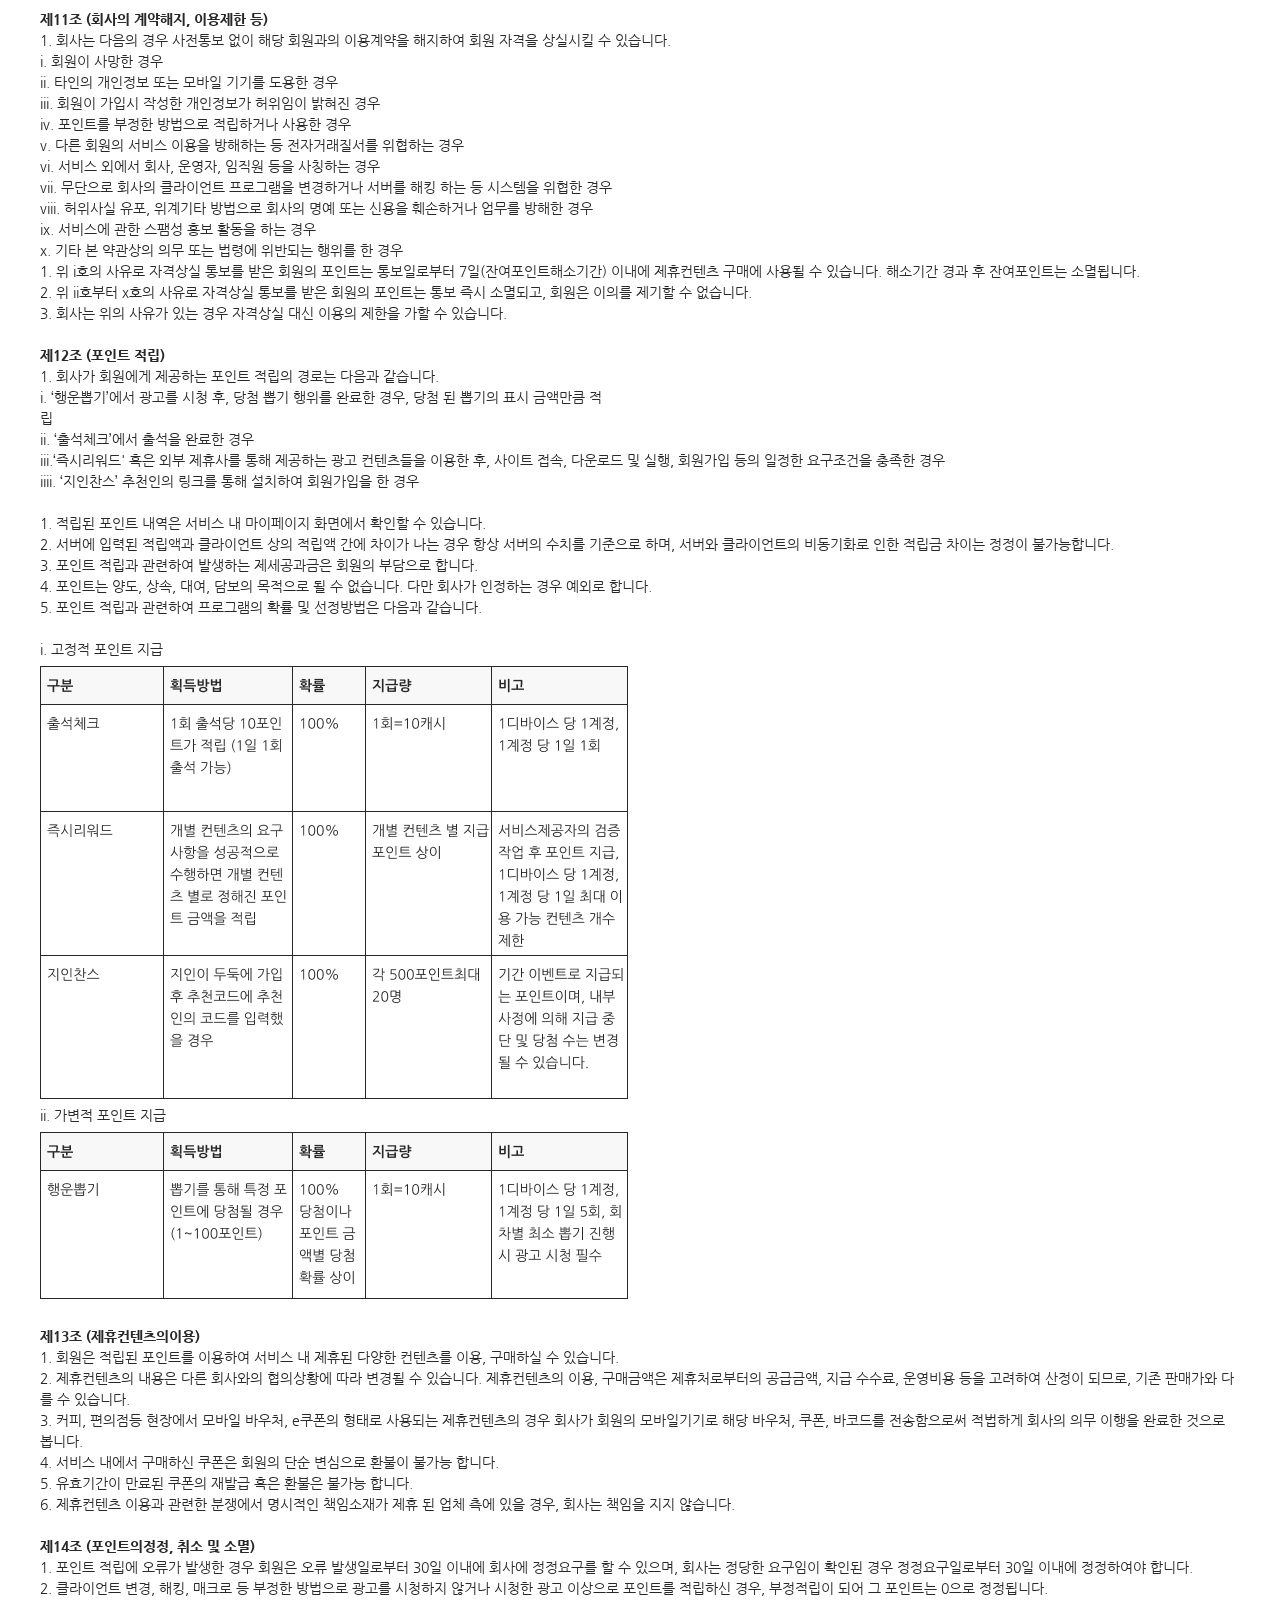
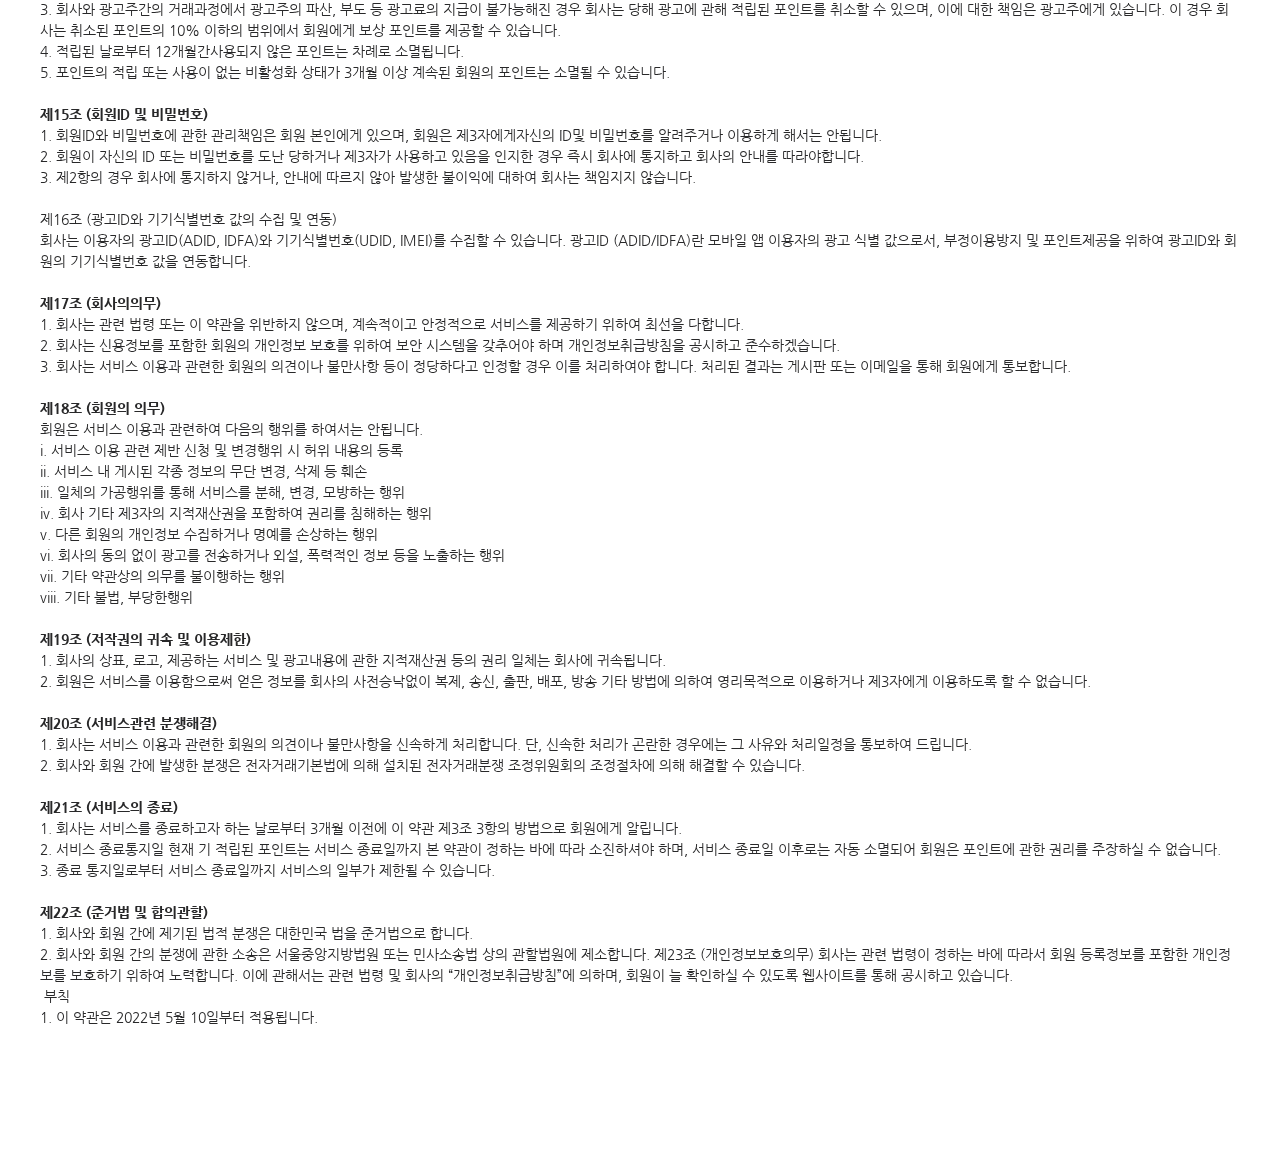
<file: www/terms02.html>
<!DOCTYPE html>
<html>
<head>
	<meta name="code" charset="utf-8">
	<meta name="viewport" content="width=device-width,initial-scale=1.0,minimum-scale=0,maximum-scale=10,user-scalable=yes"/>
	<script src="https://code.jquery.com/jquery-3.2.1.min.js"></script>
	<script type="text/javascript" src="STATIC/js/swiper-bundle.min.js"></script>
	<script type="text/javascript" src="STATIC/js/common.js"></script>
	<link rel="stylesheet" type="text/css" href="STATIC/css/swiper-bundle.min.css"/>
	<link rel="stylesheet" type="text/css" href="STATIC/css/style.css"/>
</head>
<body>
	<main class="main terms">
		<header class="header">
			<div class="inner flx_btw_center">
				<div class="logo"><img src="STATIC/img/asset/logo/logo_text.png"></div>
				<div class="gnb">
					<ul>
						<li><a href="index.html">두둑</a></li>
						<li><a href="index.html">리워드</a></li>
						<li><a href="index.html">서비스</a></li>
						<li><a href="index.html">비즈니스</a></li>
						<li>
							<div class="app_down_area">
								<div class="btn">앱 다운로드</div>
								<div class="drop">
									<div>
										<a href="https://apps.apple.com/kr/app/%EB%91%90%EB%91%91/id1622007179)" target="blink"><img src="STATIC/img/asset/icon/apple_s.png"> App Store 다운로드</a>
										<a href="https://play.google.com/store/apps/details?id=com.stdmakers.doodook" target="blink"><img src="STATIC/img/asset/icon/google_s.png"> Google Play 다운로드</a>
									</div>
								</div>
							</div>
						</li>
					</ul>
				</div>
				<div class="trigger">
					<div class="btn"></div>
				</div>
			</div>
		</header>
		<div class="m_gnb">
			<ul>
				<li><a href="index.html">두둑</a></li>
				<li><a href="index.html">리워드</a></li>
				<li><a href="index.html">서비스</a></li>
				<li><a href="index.html">비즈니스</a></li>
			</ul>
		</div>
		<div class="container">
			<secion class="section_wrap">
				<div class="inner">
					<div class="terms_area">
						<div class="suject mb_36">이용약관</div>
						<div class="txt_pre"><b>제1조 (목적)</b>
						이 약관은 주식회사 스탠다드메이커스(이하 “회사”)가 제공하는 두둑 및 관련 서비스를 이용함에 있어 회사와 회원 간의 권리, 의무 및 책임사항과 절차 등을 정하기 위해 만들어졌습니다.

						<b>제2조 (정의)</b>
						이 약관에서는 용어를 다음과 같이 정의하여 사용합니다.
						1.	“서비스”란 회원의 단말기(모바일, 태블릿PC 등 각종 유무선 장치를 포함)를 통하여 회사가 제공하는 두둑 및 관련 서비스 일체를 말합니다.
						2.	“회원”이란 서비스에 접속하여 이 약관에 따라 회사와 이용계약을 체결함으로써 서비스를 이용하는 고객 여러분을 말합니다.
						3.	“아이디”란 회원의 식별과 서비스 제공을 위하여 회원이 정하고 회사가 승인한 문자와 숫자의 조합입니다.
						4.	“포인트”란 제12조에 따라 회원이 일정한 행위를 마친 때에 시스템에 적립되는 서비스 상의 데이터입니다.
						5.	“제휴컨텐츠”란 회사가 외부 업체와의 제휴를 통하여 회원에게 제공하는 유 무상의 컨텐츠를 말합니다.

						<b>제3조 (약관의 게시와 개정)</b>
						1.	이 약관은 회원이 쉽게 알 수 있도록 웹사이트 및 어플리케이션의 별도의 지정된 공간에 게시합니다.
						2.	회사는 필요에 따라 “약관의 규제에 관한 법률”, “정보통신망 이용촉진 및 정보 보호 등에 관한 법률” 등 관련 법령을 위반하지 않는 범위 내에서 이 약관을 개정할 수 있습니다.
						3.	회사가 약관을 개정하는 경우 적용일자 및 개정사항을 명시하여 적용일 14일 전에 웹사이트 혹은 어플리케이션 또는 이메일을 통해 공지합니다.
						4.	공지일로부터 14일 이내에 회원이 명시적으로 거부하지 않는 경우 개정 약관에 동의하신 것으로 봅니다.
						5.	회원이 개정에 동의하지 않는다는 의사를 표시한 경우 회사는 개정된 약관을 적용할 수 없으며, 회원은 개정 약관의 효력 발생일부터 서비스를 이용하실 수 없습니다.

						<b>제4조 (약관의 해석)</b>
						1.	이 약관에서 정하지 않은 사항이나 해석에 대하여는 관련법령 또는 상관례에 따릅니다.
						2.	회사는 두둑 내부의 개별 서비스에 대해 별도의 이용약관 또는 정책(이하 “별도약관”)을 둘 수 있으며, 그 내용이 이 약관과 충돌하는 경우 별도의 약관이 우선하여 적용됩니다.

						<b>제5조 (이용계약의 체결)</b>
						1.	서비스 이용계약은 회원이 되고자 하는 사람(이하 “가입신청자”)이 약관에 동의하고 가입을 신청한 다음 회사가 이를 수락함으로써 체결됩니다. 회원은 회사가 제공하는 본인확인 기관을 통한 실명확인 및 본인인증 절차를 완료한 후, ‘회사’가 제공하는 두둑 및 관련 서비스를 이용할 수 있습니다.
						2.	실명확인 및 본인인증 절차를 완료하지 못한 회원은 두둑 및 관련 서비스를 이용할 수 없으며, 기술적인 오류로 인하여 실명확인 및 본인인증 절차를 거치지 않고 두둑 및 관련 서비스를 이용하더라도 회사는 회원이 이용한 모든 서비스의 내역을 회원에게 사전 고지 없이 취소하거나 삭제할 수 있습니다. 
						3.	가입신청자는 가입신청 시 진실한 정보를 기재하여야 하며, 허위의 정보를 기재함으로 인한 불이익 및 법적 책임은 가입신청자에게 있습니다.
						4.	만 14세 미만은 회원이 될 수 없습니다.
						5.	실명확인 및 본인인증이 완료된 회원의 명의로 1개의 아이디만 가입할 수 있습니다.
						6.	타인의 명의를 무단으로 도용하여 회원으로 가입하고 두둑 및 관련 서비스를 이용하는 경우 사전 고지없이 해당 회원의 이용 계약이 취소될 수 있으며 해당 회원의 포인트는 사전 고지없이 자동 소멸됩니다.
						7.	가입신청자가 이전에 회원자격을 상실한 적이 있는 경우, 허위의 명의 또는 타인의 명의를 이용한 경우, 기타 승낙이 불가능한 사유가 있는 경우 승낙이 거부될 수 있습니다.
						8.	회사는 서비스 관련설비의 여유 기타 기술상 또는 업무상의 이유로 승낙을 유보할 수 있으며, 그 결과를 가입신청자에게 알려드립니다.

						<b>제6조 (회원정보의 변경)</b>
						1.	회원은 서비스 내 마이페이지 화면을 통하여 본인의 개인정보를 열람하고 수정할 수 있습니다. 단, 서비스 관리를 위하여 ID, 이메일 주소, 성별은 수정할 수 없습니다.
						2.	가입신청시에 기재한 회원정보에 변동이 생긴 경우 이를 수정하거나 회사에 통지하여야 하며 미수정 또는 통지하지 않음으로 인한 불이익에 대하여 회사는 책임지지 않습니다.

						<b>제7조 (서비스 내용)</b>
						1.	두둑은 두둑 어플리케이션에서 다양한 방식의 광고 컨텐츠의 클릭, 시청, 구입, 공유, 소비 등의 상호작용을 통해 포인트를 쌓고 혜택을 얻을 수 있는 리워드 어플리케이션입니다.
						① 회사가 회원에게 제공하는 두둑 서비스의 기본 내용은 다음과 같습니다.
						i. 광고의 송출 : 광고 이미지, 광고 동영상, 텍스트, 음향, 링크등의 제공
						ii. 포인트 적립 : 약관 제12조의 행위를 완료한 회원에 대한 포인트 적립
						iii. 제휴컨텐츠 이용 : 회사의 외부 제휴사가 제공하는 컨텐츠를 이용, 구매 가능
						iv. 이벤트 등 회사가 개발하거나 다른 회사와의 제휴를 통해 회원에게 제공하는 기타의 서비스
						② 회사는 서비스 웹사이트 및 어플리케이션을 운영하며, 회원은 보다 상세한 서비스 내용을 문의할 수 있습니다.
						③ 회사는 타겟팅 광고서비스 특성상 광고주의 요구에 따라, 또는 관련법규 준수를 위하여 일부 서비스를 이용할 수 있는 회원의 범위를 다르게 정할 수 있습니다.
						④ 회사는 원활한 서비스 제공을 위하여 회원에게 이메일 또는 SMS를 통한 광고 및 서비스 관련 정보를 제공할 수 있으며, 원치 않는 경우 언제든지 수신거부 할 수 있습니다.

						<b>제8조 (서비스의 변경)</b>
						1.	회사는 운영상, 기술상의 필요에 따라 제공하는 서비스의 전부 또는 일부를 변경할 수 있으며, 이에 대하여 약관에 다른 규정이 없는 한 회원에게 별도의 보상을 하지는 않습니다.
						2.	서비스를 변경하는 경우 변경사유 및 일자, 변경내용을 변경 7일 전 공지사항 게시판에 공지합니다. 단, 변경사유 또는 내용을 구체적으로 공지하기 어려운 경우에는 그 이유를 밝힙니다.

						<b>제9조 (서비스의 일시 중단)</b>
						1.	회사는 서비스관련설비 보수점검, 교체 및 고장, 통신두절 등 기술상 업무상의 이유로 서비스의 제공을 일시적으로 중단할 수 있습니다. 이 경우 사전에 통지함을 원칙으로 하지만, 부득이한 사유가 있는 경우 사후에 통지할 수 있습니다.
						2.	서비스 일시 중단은 이메일 또는 서비스 내 공지사항, 서비스 웹사이트에 게시하는 방법으로 통지합니다.
						3.	중단으로 인하여 회원이 중대한 손실을 입은 경우 회사는 통상적으로 예상 가능한 범위 내에서 서비스 내 포인트 등으로 보상할 수 있습니다. 단, 천재지변 등 불가항력에 의한 경우나 사전 고지에 의한 일시적 중단의 경우에는 보상하지 않습니다.

						<b>제10조 (회원의 계약해지, 이용중지 요청 등)</b>
						1.	회원은 언제든지 회사의 고객센터 및 1:1문의를 통하여 서비스 이용계약 해지를 신청할 수 있으며 회사는 이를 즉시 처리합니다.
						2.	위의 해지 시 잔여포인트는 즉시 소멸하며 다른 개인정보는 회사의 “개인정보 취급 방침”에 따라 파기됩니다.
						3.	해지로 인하여 제휴컨텐츠 이용 및 현금전환 신청 등의 두둑 및 관련 서비스 이용 정보가 삭제됨에 따라 회원에게 발생하는 손해에 대해 회사는 책임지지 않습니다.
						4.	회원은 이메일 통보 등 정해진 절차를 거쳐 서비스의 이용중지를 요청하실 수 있습니다.

						<b>제11조 (회사의 계약해지, 이용제한 등)</b>
						1.	회사는 다음의 경우 사전통보 없이 해당 회원과의 이용계약을 해지하여 회원 자격을 상실시킬 수 있습니다.
						i. 회원이 사망한 경우
						ii. 타인의 개인정보 또는 모바일 기기를 도용한 경우
						iii. 회원이 가입시 작성한 개인정보가 허위임이 밝혀진 경우
						iv. 포인트를 부정한 방법으로 적립하거나 사용한 경우
						v. 다른 회원의 서비스 이용을 방해하는 등 전자거래질서를 위협하는 경우
						vi. 서비스 외에서 회사, 운영자, 임직원 등을 사칭하는 경우
						vii. 무단으로 회사의 클라이언트 프로그램을 변경하거나 서버를 해킹 하는 등 시스템을 위협한 경우
						viii. 허위사실 유포, 위계기타 방법으로 회사의 명예 또는 신용을 훼손하거나 업무를 방해한 경우
						ix. 서비스에 관한 스팸성 홍보 활동을 하는 경우
						x. 기타 본 약관상의 의무 또는 법령에 위반되는 행위를 한 경우
						1.	위 i호의 사유로 자격상실 통보를 받은 회원의 포인트는 통보일로부터 7일(잔여포인트해소기간) 이내에 제휴컨텐츠 구매에 사용될 수 있습니다. 해소기간 경과 후 잔여포인트는 소멸됩니다.
						2.	위 ii호부터 x호의 사유로 자격상실 통보를 받은 회원의 포인트는 통보 즉시 소멸되고, 회원은 이의를 제기할 수 없습니다.
						3.	회사는 위의 사유가 있는 경우 자격상실 대신 이용의 제한을 가할 수 있습니다.

						<b>제12조 (포인트 적립)</b>
						1.	회사가 회원에게 제공하는 포인트 적립의 경로는 다음과 같습니다.
						i. ‘행운뽑기’에서 광고를 시청 후, 당첨 뽑기 행위를 완료한 경우, 당첨 된 뽑기의 표시 금액만큼 적
						립
						ii. ‘출석체크’에서 출석을 완료한 경우 
						iii.‘즉시리워드' 혹은 외부 제휴사를 통해 제공하는 광고 컨텐츠들을 이용한 후, 사이트 접속, 다운로드 및 실행, 회원가입 등의 일정한 요구조건을 충족한 경우
						iiii. ‘지인찬스’ 추천인의 링크를 통해 설치하여 회원가입을 한 경우

						1.	적립된 포인트 내역은 서비스 내 마이페이지 화면에서 확인할 수 있습니다.
						2.	서버에 입력된 적립액과 클라이언트 상의 적립액 간에 차이가 나는 경우 항상 서버의 수치를 기준으로 하며, 서버와 클라이언트의 비동기화로 인한 적립금 차이는 정정이 불가능합니다.
						3.	포인트 적립과 관련하여 발생하는 제세공과금은 회원의 부담으로 합니다.
						4.	포인트는 양도, 상속, 대여, 담보의 목적으로 될 수 없습니다. 다만 회사가 인정하는 경우 예외로 합니다.
						5.	포인트 적립과 관련하여 프로그램의 확률 및 선정방법은 다음과 같습니다.

						i. 고정적 포인트 지급
						<img src="STATIC/img/terms/private_05.png">
						ii. 가변적 포인트 지급
						<img src="STATIC/img/terms/private_06.png">

						<b>제13조 (제휴컨텐츠의이용)</b>
						1.	회원은 적립된 포인트를 이용하여 서비스 내 제휴된 다양한 컨텐츠를 이용, 구매하실 수 있습니다.
						2.	제휴컨텐츠의 내용은 다른 회사와의 협의상황에 따라 변경될 수 있습니다. 제휴컨텐츠의 이용, 구매금액은 제휴처로부터의 공급금액, 지급 수수료, 운영비용 등을 고려하여 산정이 되므로, 기존 판매가와 다를 수 있습니다. 
						3.	커피, 편의점등 현장에서 모바일 바우처, e쿠폰의 형태로 사용되는 제휴컨텐츠의 경우 회사가 회원의 모바일기기로 해당 바우처, 쿠폰, 바코드를 전송함으로써 적법하게 회사의 의무 이행을 완료한 것으로 봅니다. 
						4.	서비스 내에서 구매하신 쿠폰은 회원의 단순 변심으로 환불이 불가능 합니다.
						5.	유효기간이 만료된 쿠폰의 재발급 혹은 환불은 불가능 합니다. 
						6.	제휴컨텐츠 이용과 관련한 분쟁에서 명시적인 책임소재가 제휴 된 업체 측에 있을 경우, 회사는 책임을 지지 않습니다.

						<b>제14조 (포인트의정정, 취소 및 소멸)</b>
						1.	포인트 적립에 오류가 발생한 경우 회원은 오류 발생일로부터 30일 이내에 회사에 정정요구를 할 수 있으며, 회사는 정당한 요구임이 확인된 경우 정정요구일로부터 30일 이내에 정정하여야 합니다.
						2.	클라이언트 변경, 해킹, 매크로 등 부정한 방법으로 광고를 시청하지 않거나 시청한 광고 이상으로 포인트를 적립하신 경우, 부정적립이 되어 그 포인트는 0으로 정정됩니다.
						3.	회사와 광고주간의 거래과정에서 광고주의 파산, 부도 등 광고료의 지급이 불가능해진 경우 회사는 당해 광고에 관해 적립된 포인트를 취소할 수 있으며, 이에 대한 책임은 광고주에게 있습니다. 이 경우 회사는 취소된 포인트의 10% 이하의 범위에서 회원에게 보상 포인트를 제공할 수 있습니다.
						4.	적립된 날로부터 12개월간사용되지 않은 포인트는 차례로 소멸됩니다.
						5.	포인트의 적립 또는 사용이 없는 비활성화 상태가 3개월 이상 계속된 회원의 포인트는 소멸될 수 있습니다.

						<b>제15조 (회원ID 및 비밀번호)</b>
						1.	회원ID와 비밀번호에 관한 관리책임은 회원 본인에게 있으며, 회원은 제3자에게자신의 ID및 비밀번호를 알려주거나 이용하게 해서는 안됩니다.
						2.	회원이 자신의 ID 또는 비밀번호를 도난 당하거나 제3자가 사용하고 있음을 인지한 경우 즉시 회사에 통지하고 회사의 안내를 따라야합니다.
						3.	제2항의 경우 회사에 통지하지 않거나, 안내에 따르지 않아 발생한 불이익에 대하여 회사는 책임지지 않습니다.

						제16조 (광고ID와 기기식별번호 값의 수집 및 연동)
						회사는 이용자의 광고ID(ADID, IDFA)와 기기식별번호(UDID, IMEI)를 수집할 수 있습니다. 광고ID (ADID/IDFA)란 모바일 앱 이용자의 광고 식별 값으로서, 부정이용방지 및 포인트제공을 위하여 광고ID와 회원의 기기식별번호 값을 연동합니다.

						<b>제17조 (회사의의무)</b>
						1.	회사는 관련 법령 또는 이 약관을 위반하지 않으며, 계속적이고 안정적으로 서비스를 제공하기 위하여 최선을 다합니다.
						2.	회사는 신용정보를 포함한 회원의 개인정보 보호를 위하여 보안 시스템을 갖추어야 하며 개인정보취급방침을 공시하고 준수하겠습니다.
						3.	회사는 서비스 이용과 관련한 회원의 의견이나 불만사항 등이 정당하다고 인정할 경우 이를 처리하여야 합니다. 처리된 결과는 게시판 또는 이메일을 통해 회원에게 통보합니다.

						<b>제18조 (회원의 의무)</b>
						회원은 서비스 이용과 관련하여 다음의 행위를 하여서는 안됩니다.
						i. 서비스 이용 관련 제반 신청 및 변경행위 시 허위 내용의 등록
						ii. 서비스 내 게시된 각종 정보의 무단 변경, 삭제 등 훼손
						iii. 일체의 가공행위를 통해 서비스를 분해, 변경, 모방하는 행위
						iv. 회사 기타 제3자의 지적재산권을 포함하여 권리를 침해하는 행위
						v. 다른 회원의 개인정보 수집하거나 명예를 손상하는 행위
						vi. 회사의 동의 없이 광고를 전송하거나 외설, 폭력적인 정보 등을 노출하는 행위
						vii. 기타 약관상의 의무를 불이행하는 행위
						viii. 기타 불법, 부당한행위

						<b>제19조 (저작권의 귀속 및 이용제한)</b>
						1.	회사의 상표, 로고, 제공하는 서비스 및 광고내용에 관한 지적재산권 등의 권리 일체는 회사에 귀속됩니다. 
						2.	회원은 서비스를 이용함으로써 얻은 정보를 회사의 사전승낙없이 복제, 송신, 출판, 배포, 방송 기타 방법에 의하여 영리목적으로 이용하거나 제3자에게 이용하도록 할 수 없습니다. 

						<b>제20조 (서비스관련 분쟁해결)</b>
						1.	회사는 서비스 이용과 관련한 회원의 의견이나 불만사항을 신속하게 처리합니다. 단, 신속한 처리가 곤란한 경우에는 그 사유와 처리일정을 통보하여 드립니다.
						2.	회사와 회원 간에 발생한 분쟁은 전자거래기본법에 의해 설치된 전자거래분쟁 조정위원회의 조정절차에 의해 해결할 수 있습니다.

						<b>제21조 (서비스의 종료)</b>
						1.	회사는 서비스를 종료하고자 하는 날로부터 3개월 이전에 이 약관 제3조 3항의 방법으로 회원에게 알립니다.
						2.	서비스 종료통지일 현재 기 적립된 포인트는 서비스 종료일까지 본 약관이 정하는 바에 따라 소진하셔야 하며, 서비스 종료일 이후로는 자동 소멸되어 회원은 포인트에 관한 권리를 주장하실 수 없습니다.
						3.	종료 통지일로부터 서비스 종료일까지 서비스의 일부가 제한될 수 있습니다.

						<b>제22조 (준거법 및 합의관할)</b>
						1.	회사와 회원 간에 제기된 법적 분쟁은 대한민국 법을 준거법으로 합니다.
						2.	회사와 회원 간의 분쟁에 관한 소송은 서울중앙지방법원 또는 민사소송법 상의 관할법원에 제소합니다. 제23조 (개인정보보호의무) 회사는 관련 법령이 정하는 바에 따라서 회원 등록정보를 포함한 개인정보를 보호하기 위하여 노력합니다. 이에 관해서는 관련 법령 및 회사의 “개인정보취급방침”에 의하며, 회원이 늘 확인하실 수 있도록 웹사이트를 통해 공시하고 있습니다.
						 부칙
						1.	이 약관은 2022년 5월 10일부터 적용됩니다.

						</div>
					</div>
				</div>
			</secion>
		</div>
	</main>
</body>
<script type="text/javascript">

	$('.app_down_area .btn').on('click', function(){
		var $this = $(this);
		$this.toggleClass('active');
		if($this.hasClass('active')){
			$('.app_down_area .drop').fadeIn(0);
		} else {
			$('.app_down_area .drop').fadeOut(0);
		}
	});

</script>
</html>
</file>
<file: style.css>
/**************** public *******************/

   @import url('https://fonts.googleapis.com/css2?family=Noto+Sans+KR:wght@100;300;400;500;700;900&display=swap');

    * { -webkit-box-sizing: border-box; -moz-box-sizing: border-box; box-sizing: border-box; font-family: 'Noto Sans KR', -apple-system,Arial, sans-serif; 
        -webkit-tap-highlight-color: transparent;
    }
    html, body, object, iframe, h1, h2, h3, h4, h5, h6, p, blockquote, pre, a, 
    abbr, address, big, cite, code, del, dfn, em, font, img, ins, q, s, samp, small, 
    strike, strong, sub, sup, tt, var, b, u, i, ul, ol, li, dl, dt, dd, table, caption,
    tbody, tfoot, thead, tr, th, td, fieldset, fo7m, label, legend, input, button, textarea, select 
    {margin:0; padding: 0; }
    html, body { margin: 0; padding: 0; height: 100%;}

    body { background-color: #fff; margin: 0; height: auto; font-size: 14px; min-height: 100vh; }
    input, select, textarea { border: 1px solid #ccc; height: 40px; padding: 5px 15px; outline: none; font-size: 1em; }
    textarea { resize: none; }
    input:focus, select:focus, textarea:focus { border-color: #333; }
    select {
        -webkit-appearance: none;
        -moz-appearance: none;
        appearance: none;
        background-image: url(../img/arrow_down.png);
        background-position: right 20px center;
        background-repeat: no-repeat;
        padding-right: 50px;
   }
    select::-ms-expand {
        display: none;
    }
    .wrap { position: relative; }
    .inner { margin: 0 auto; position: relative; }
    ul {
        list-style: none;
    }
    a {
        text-decoration: none;
        color: currentColor;
    }
    em {
        font-style: inherit;
    }

    body, #container  {
        min-height: 100vh;
    }

    header {
        position: fixed;
        display: flex;
        justify-content: center;
        align-items: center;
        top: 0;
        left: 0;
        width: 100%;
        background-color: rgb(78, 65, 219);
        box-shadow: 0px 0px 10px rgba(0,0,0,0.3);
        -webkit-box-shadow: 0px 0px 10px rgba(0,0,0,0.3);
        z-index: 9999;
    }

    header .gnb {
        display: flex;
        justify-content: flex-start;
        align-items: center;
        font-size: 21px;
        font-weight: 500;
    } 
    header .gnb li {
        display: block;
        padding: 15px;
        color: #fff;
    }


    #container {
        display: flex;
        justify-content: center;
        align-items: stretch;
        flex-wrap: wrap;
        flex-flow: row;
        padding-top: 60px;
        background-color: #f8f9fd;
    }
    #container > .content {
        width: 1024px;
        display: flex;
        justify-content: flex-start;
        flex-flow: column;
        /*height: 100%;*/
        /*overflow-y: scroll;*/
        padding: 30px;
        /*background-color: #f7f8ff;*/
    }
    #container > nav {
        position: relative;
        width: 260px;
        /*background-color: #32375c;*/
        height: 100%;
        flex-shrink: 0;
        padding-top: 30px;
    }
    #container > nav ul {
        position: sticky;
        top: 90px;
        width: 100%;
        font-size: 18px;
        font-weight: 500;
    }
    #container > nav ul li {
        padding: 10px 15px;
        /*color: #fff;*/
    }
    #container > nav ul li a {
        display: block;
        padding: 10px 12px;
        border-radius: 20px;
    }

    .checkBOX {
        position: relative;
    }
    .checkBOX input {
        position: absolute;
        left: 0;
        top: 0;
        width: 100%;
        height: 100%;
        opacity: 0;
        z-index: 1;
        cursor: pointer;
    }
    .checkBOX input + label {
        display: block;
        width: 100%;
        height: 45px;
        padding: 10px 20px;
        border-radius: 30px;
        background-color: #f1f1f1;
        border-color: transparent;
        cursor: pointer;
        font-size: 16px;
        font-weight: 500;
        text-align: center;
    }
    .checkBOX input:checked + label {
        background-color: rgb(78, 65, 219);
        color: #fff;
    }

    .section-area {
        width: 800px;
        width: 100%;
        flex-grow: 1;
        padding: 30px;
        border-radius: 30px;
        background-color: #fff;
        box-shadow: 5px 5px 10px rgba(225,228,249,0.5);
        -webkit-box-shadow: 5px 5px 10px rgba(225,228,249,0.5);
    }
    .section-area + .section-area  {
        margin-top: 20px;
    }
    .section-area > article + article {
        margin-top: 20px;
    }

    .section-title {
        font-size: 21px;
        font-weight: 700;
        /*border-bottom: 2px solid #1e1e1e;*/
        margin-bottom: 15px;
        padding-bottom: 10px;
    }

    .evolution {
        max-height: 105px;
        position: sticky;
        /*top: 0px;*/
    }

    .evolution-select-area {
        display: flex;
        justify-content: flex-start;
        align-items: center;
        flex-wrap: wrap;
    }
    .evolution-select-area li {
        flex-grow: 1;
    }
    .evolution-select-area li + li {
        margin-left: 20px;
    }
    .evolution-select-area li select {
        width: 100%;
        height: 45px;
        padding: 10px 20px;
        border-radius: 30px;
        background-color: #f1f1f1;
        border-color: transparent;
        cursor: pointer;
        font-weight: 16px;
        font-weight: 500;
    }
    .evolution-select-area li.active select {
        background-color: rgb(78, 65, 219);
        color: #fff;
    }
    .evolution-select-area li select:disabled {
        color: #999;
        cursor: default;
    }
    .evolution-select-area li select:focus {
        border-color: #ccc;
    }

    .select-info-area {
        display: flex;
        justify-content: flex-start;
        align-items: center;
    }
    .select-info-area .imgBox {
        width: 145px;
        height: 145px;
        flex-shrink: 0;
        background-color: #f9f9f9;
        border: 1px solid #eee;
        border-radius: 5px;
    }
    .select-info-area .textBox {
        flex-grow: 1;
        padding-left: 25px;
    }
    .select-info-area .textBox h5 {
        font-size: 21px;
        font-weight: 700;
        border-bottom: 2px solid #1e1e1e;
        margin-bottom: 15px;
        padding-bottom: 10px;
    }




    .field-group {
        display: flex;
        justify-content: flex-start;
        align-items: center;
        border-top: 1px solid #eee;
        border-right: 1px solid #eee;
        font-size: 16px;
    }
    .field-group + .field-group  {
        border-top: none;
    }
    .field-group .field {
        flex-grow: 1;
        display: flex;
        justify-content: flex-start;
        align-items: center;
    }
    .field-group .field > div {
        padding: 10px 15px;
        border-bottom: 1px solid #eee;
        min-height: 42px;
        font-weight: 500;
    }
    .field-group .field > div em {
        display: inline-block;
        margin-left: 5px;
        font-weight: 700;
    }
    .field-group .field > div:first-child {
        width: 120px;
        flex-shrink: 0;
        background-color: #f9f9f9;
    }
    .field-group .field > div:last-child {
        flex-grow: 1;
        border-left: 1px solid #eee;
    }


    .evolution-list-area {
        display: flex;
        justify-content: flex-start;
        align-items: flex-start;
    }
    .evolution-list-area > li {
        flex-grow: 1;
        max-width: 220px;
    }
    .evolution-list-area .tit {
        font-size: 18px;
        font-weight: 700;
        margin-bottom: 10px;
    }
    .evolution-list-area ul {
        font-size: 16px;
        font-weight: 500;
    }
    .evolution-list-area ul li {
        padding: 10px 0;
        cursor: pointer;
    }



    .search-area {
        max-width: 500px;
        margin: 0 auto;
    }
    .search-area input {
        width: 100%;
        border: none;
        border-radius: 30px;
        background-color: #f1f1f1;
        padding-left: 40px;
        background-image: url(img/fas.png);
        background-repeat: no-repeat;
        background-size: 16px;
        background-position: left 12px center;
    }

    #digimonList {
        display: flex;
        justify-content: flex-start;
        align-items: flex-start;
        flex-flow: wrap;
    }
    #digimonList div {
        position: relative;
        width: 14.5%;
        margin: 1%;
        border-radius: 10px;
    }
    #digimonList div span {
        position: absolute;
        right: 0;
        bottom: 0;
        font-size: 12px;
        margin: 5px;
        opacity: 0.7;
    }
    #digimonList div:nth-child(6n) {
        /*margin-right: 0;*/
    }
    #digimonList .checkBOX input + label {
        width: 100%;
        height: 6em;
        line-height: 1.5em;
        padding: 10px;
        display: flex;
        justify-content: flex-start;
        align-items: flex-start;
        border-radius: 10px;
        word-break: break-all;
        font-size: 16px;
        text-align: left;
        box-shadow: 0px 0px 2px rgba(0,0,0,0.25);
    }
    #digimonList .checkBOX:hover input + label {
        background-color: rgb(78, 65, 219);
        color: #fff;
        opacity: 0.8;
    }


    #result .total {
        display: none;
        text-align: right;
        font-size: 18px;
    }
    #result .total em {
        font-weight: 500;
        color: rgb(78, 65, 219);
    }

    #digimon {
        font-size: 21px;
        font-weight: 700;
        display: flex;
        justify-content: space-between;
        align-items: center;
    }
    #digimon em {
        display: inline-block;
        vertical-align: top;
        font-size: 12px;
        font-size: 300;
        margin-left: 10px;
    }
    #digimon #close {
        cursor: pointer;
        width: 24px;
        height: 24px;
    }
    #digimon .close img {
        vertical-align: top;
        width: 100%;
    }
    .evolution-list-area2  {
    }
    .evolution-list-area2 > li {
        display: flex;
        justify-content: flex-start;
        align-items: flex-start;
        font-size: 16px;
        font-weight: 500;
        flex-flow: wrap;
        margin-top: 15px;
        padding: 15px;
        border: 1px solid #eee;
        border-radius: 10px;
    }

    .evolution-list-area2 > li > div {
        margin-right: 20px;
    }
    .evolution-list-area2 > li > div:last-child .tit {
        /*background: #4e4b6e;
        color: #fff;
        font-weight: 700;*/
    }

    .evolution-list-area2 p {
        position: relative;
        padding: 10px 30px;
    }
     .evolution-list-area2 p:before {
        content: "";
        position: absolute;
        left: 0;
        top: 0;
        width: 15px;
        height: 100%;
        border-left: 2px solid #ddd;
    }
    .evolution-list-area2 p:after {
        content: "";
        position: absolute;
        left: 0;
        top: 50%;
        width: 15px;
        height: 2px;
        background-color: #ddd;
    }

    .evolution-list-area2 .next div:nth-child(2) p:before {
        top: 50%;
        height: 2px;
    }
    .evolution-list-area2 .next div:nth-child(2) p:after {
         width: 30px;
        left: -15px;
    }
    .evolution-list-area2 .next div + div p:before {
        top: -50%;
        height: 100%;
    }
    .evolution-list-area2 .digiInfo {
        position: relative;
    }
    .evolution-list-area2 .digiInfo .digitype {
        font-size: 10px;
        font-weight: 400;
    }
    .evolution-list-area2 .digiInfo .percent {

    }


    .evolution-list-area2 .tit {
        width: 140px;
        line-height: 34px;
        padding: 10px;
        background-color: #f1f1f1;
        border-radius: 30px; 
        line-height: 1em;
        text-align: center;
        margin-top: 0;
    }
    .evolution-list-area2 .tit:before,
    .evolution-list-area2 .tit:after,
    .evolution-list-area2 > li > div:first-child p:before,
    .evolution-list-area2 > li > div:first-child p:after {
        opacity: 0;
    }

    .evolution-list-area2 > li > .tit {
        padding: 0px 8px;
        background-color: #f1f1f1;
        text-align: center;
        border-radius: 20px;
        margin-right: 30px;
    }

    .evolution-list-area2 .next > div {
        padding-left: 15px;
    }

    .diginame {
        cursor: pointer;
    }
    .diginame:hover {
        color: rgb(78, 65, 219);
    }

    #fastRoot {
        padding-top: 15px;
        padding-bottom: 15px;
    }
    #fastRoot > div > p {
        font-size: 16px;
        font-weight: 500;
        margin: 5px;
        margin-bottom: 8px;
    }
    #fastRoot > div + div {
        margin-top: 24px;
    }
    #fastRoot ul {
        list-style: none;
        display: flex;
        justify-content: flex-start;
        align-items: center;
        flex-flow: wrap;
    }
    #fastRoot li {
        margin: 5px;
    }
    #fastRoot li p {
        padding: 5px 10px;
        border-radius: 20px;
        background-color: #4e4b6e;
        color: #fff;
        font-weight: 500;
    }
    #fastRoot li p.diginone {
        background-color: #eee !important;
        color: #ccc !important;
    }
     #fastRoot li p:hover {
        background-color: rgb(78, 65, 219) !important;
        color: #fff;
     }
     #fastRoot li p .percent {
        font-weight: 400;
        font-size: 10px;
        line-height: 1em;
     }
     #fastRoot .before_tree li p {
        background-color: #8784a7;
     }

     .updateName {
        cursor: pointer;
        font-weight: 500;
     }
     .updateName:hover {
        color: rgb(78, 65, 219);
     }

     .updateList {
        width: 200px;
    }

    .updateList .wrap {
        position: sticky;
        top: 90px;
    }
    .updateList article {
        padding: 15px;
        border-radius: 30px;
        background-color: #fff;
        box-shadow: 5px 5px 10px rgb(225 228 249 / 50%);
        -webkit-box-shadow: 5px 5px 10px rgb(225 228 249 / 50%);
    }
    .updateList article + article {
        margin-top: 15px;
    }
    .updateList .tit {
        padding: 10px;
        font-weight: 500;
    }
    .updateList ul li {
        border-bottom: 1px solid #eee;
        padding: 10px;
    }
    .updateList ul li:last-child {
        border-bottom: 0;
    }
    .updateList .wrap > p {
        font-weight: 500;
        margin: 10px 0;
    }

    .today-overflow {
    }
    .today-overflow span {
        display: inline-block;
        padding: 5px 10px;
        border-radius: 20px;
        background-color: #4e4b6e;
        color: #fff;
        font-weight: 500;
        margin-bottom: 5px;
        margin-right: 5px;
    }
/*    .today-overflow span + span:before {
        content: ",";
        display: inline-block;
        margin-right: 5px;
    }
*/
@media(max-width:1200px) {
    header {
        justify-content: center;
    }
    .section-area {
        padding: 15px;
        flex-grow: 0;
    }
    #container > .content {
        padding: 15px;
    }
    .evolution {
        max-height: 100%;
    }

    .evolution-select-area li + li {
        margin-left: 5px;
    }
    .evolution-select-area li .checkBOX input + label {
        font-size: 12px;
        padding: 10px;
        height: auto;
        line-height: 1em;
        text-align: center;
    }

    #digimonList div {
        width: 22%;
    }
    #digimonList .checkBOX input + label {
        font-size: 12px;
        text-align: left;
    }

    .evolution-list-area2 .tit {
        min-width: 80px;
        width: auto;
    }
    .evolution-list-area2 p {
        padding: 5px 15px;
        font-size: 12px;
    }
    .evolution-list-area2 p:after {
        width: 12px;
    }
    .evolution-list-area2 .next div:nth-child(2) p:after {
        width: 24px;
    }

    .updateList {
        display: none;
    }
}
</file>
<file: www/STATIC/css/style.css>
/**************** public *******************/
@import url('swiper-bundle.min.css');
@import url('../fonts/font.css');

:root {
    --color-main: #FFCC00;
    --color-black: #282829;
    --color-gray: #66666F;
    --color-bg-gray : #F8F8F9;
}

* { 
    box-sizing: border-box;  
    -webkit-box-sizing: border-box; 
    -moz-box-sizing: border-box; 
    -webkit-tap-highlight-color: transparent;
}
html, body, object, iframe, h1, h2, h3, h4, h5, h6, p, blockquote, pre, a, 
abbr, address, big, cite, code, del, dfn, em, font, img, ins, q, s, samp, small, 
strike, strong, sub, sup, tt, var, b, u, i, ul, ol, li, dl, dt, dd, table, caption,
tbody, tfoot, thead, tr, th, td, fieldset, fo7m, label, legend, input, button, textarea, select 
{margin:0; padding: 0; }
html, body { margin: 0; padding: 0; height: 100%; font-weight: 400; }

body { background-color: #fff; margin: 0; font-size: 14px; }
input, select, textarea { border: 1px solid #ccc; height: 40px; padding: 5px 15px; /*font-family:"Droid Sans";*/ outline: none; font-size: 1em; }
textarea { resize: none; }
input:focus, select:focus, textarea:focus { border-color: #333; }
select {
    -webkit-appearance: none;
    -moz-appearance: none;
    appearance: none;
    background-image: url(../img/arrow_down.png);
    background-position: right 20px center;
    background-repeat: no-repeat;
    padding-right: 50px;
}
select::-ms-expand {
    display: none;
}

em { font-style: inherit; }
ul { list-style: none; }
a { text-decoration: none; color: currentColor; }
i { font-style: inherit; }
img { vertical-align: top; }

body {
    color: var(--color-black);
}
.mbr {
    display: none;
}
.txt_head {
    font-size: 96px;
    font-weight: 800;
    line-height: 1em;
}
.txt_head2 {
    font-size: 60px;
    font-weight: 800;
    line-height: 1em;
}
.txt_head3 {
    font-size: 40px;
    font-weight: 800;
    line-height: 1em;
}
.txt_head4 {
    font-size: 40px;
    font-weight: 800;
    line-height: 1em;
}
.txt_head5 {
    font-size: 36px;
    font-weight: 800;
    line-height: 1em;
}
.txt_head6 {
    font-size: 32px;
    font-weight: 800;
    line-height: 1em;
}

.txt_sm {
    font-size: 32px;
    line-height: 1.7em;
}
.txt_24 {
    font-size: 24px;
}
.txt_tin {
    font-size: 20px;
    font-weight: 700;
}
.txt_bold {
    font-weight: 700;
}
.txt_etbold {
    font-weight: 800;
}
.txt_orange {
    color: var(--color-main);
}
.txt_sub {
    color: var(--color-gray);
}

.txt_line {
    position: relative;
    z-index: 1;
}
.txt_line:before {
    content: "";
    position: absolute;
    left: 0;
    top: 50%;
    width: 100%;
    height: 50%;
    background: var(--color-main);
    z-index: -1;
}

.mb_64 {
    margin-bottom: 64px;
}
.mb_40 {
    margin-bottom: 40px;
}
.mb_36 {
    margin-bottom: 36px;
}
.mb_34 {
    margin-bottom: 34px;
}
.mb_16 {
    margin-bottom: 16px;
}


.inner {
    position: relative;
    width: 100%;
    max-width: 1200px;
    height: 100%;
    margin: 0 auto;
    padding: 0;
    z-index: 100;
}
.flx_btw_center {
    display: flex;
    justify-content: space-between;
    align-items: center;
}

.btn {
    display: flex;
    justify-content: center;
    align-items: center;
    cursor: pointer;
}

.header {
    position: fixed;
    top: 0;
    left: 0;
    width: 100%;
    height: 60px;
    z-index: 9000;
}
.header .trigger {
    display: none;
}
.header .trigger .btn {
    background-image: url(../img/asset/icon/icon_menu.png);
    background-repeat: no-repeat;
    background-position: center;
}
.header .trigger.active .btn {
    background-image: url(../img/asset/icon/icon_cancel.png);
} 
.header:before {
    content: "";
    position: absolute;
    left: 0;
    top: 0;
    width: 100%;
    height: 100%;
    background-color: rgba(255,255,255,0.4);
    backdrop-filter: blur(40px);
    -webkit-backdrop-filter: blur(40px);
    opacity: 0;
    transition: all 0.5s;
    -webkit-transition: all 0.5s;
    z-index: 1;
}
.header.scroll:before {
    opacity: 1;
}

.header .logo {
    cursor: pointer;
}
.header .gnb ul {
    display: flex;
    justify-content: flex-start;
    align-items: center;
}
.header .gnb ul li {
    margin-left: 60px;
    font-size: 20px;
    font-weight: 700;
}

.app_down_area {
    position: relative;
}
.app_down_area .btn {
    background-color: var(--color-main);
    padding: 10px 24px;
    border-radius: 30px;
}
.app_down_area .drop {
    position: absolute;
    right: 0;
    top: 100%;
    margin-top: 16px;
    background: #fff;
    padding: 24px;
    border-radius: 10px;
    box-shadow: 0px 0px 20px rgba(0, 0, 0, 0.1);
    -webkit-box-shadow: 0px 0px 20px rgba(0, 0, 0, 0.1);
    display: none;
}

.app_down_area .drop a {
    display: flex;
    justify-content: flex-start;
    align-items: center;
    white-space: nowrap;
    font-size: 14px;
    font-weight: 700;
}
.app_down_area .drop a + a {
    margin-top: 25px;
}
.app_down_area .drop a img {
    margin-right: 12px;
}

.m_gnb {
    position: fixed;
    top: -100%;
    left: 0;
    width: 100%;
    height: 100%;
    z-index: 8999;
    padding-top: 60px;
    background: #fff;
    transition: all 0.3s;
    -webkit-transition: all 0.3s;
}
.m_gnb.active {
    top: 0;
}
.m_gnb li {
    display: flex;
    justify-content: flex-start;
    align-items: center;
    height: 60px;
}
.m_gnb li a {
    display: flex;
    justify-content: flex-start;
    align-items: center;
    width: 100%;
    height: 100%;
    font-size: 18px;
    font-weight: 700;
    padding: 0 20px;
}
.m_gnb li.active {
    background: #F8F8F9;
}


footer {
    width: 100%;
    background: #282829;
    color: #E8E8ED;
    padding-top: 70px;
    padding-bottom: 100px;
    font-size: 16px;
}

footer .compn {
    font-size: 20px;
    font-weight: 800;
    margin-bottom: 48px;
}
footer .gnb_area {
    display: flex;
    justify-content: space-between;
    align-items: flex-start;
}

footer .gnb {
    margin-bottom: 32px;
}
footer .gnb ul {
    display: flex;
    justify-content: flex-start;
    align-items: center;
}
footer .gnb ul li {
    position: relative;
    padding: 0 20px;
}
footer .gnb ul li:first-child {
    padding-left: 0;
}
footer .gnb ul li + li:before {
    content: "";
    position: absolute;
    left: 0;
    top: 2px;
    width: 1px;
    height: 14px;
    background: var(--color-gray);
}
footer .info {
    color: #AFAFB5;
    line-height: 1.7em;
}


footer .sns ul {
    display: flex;
    justify-content: flex-start;
    align-items: center;
}
footer .sns ul li {
    margin-left: 16px;
}
footer .sns img {
    max-width: 100%;
}

.main {
    position: relative;
    display: flex;
    justify-content: flex-start;
    align-items: flex-start;
    flex-direction: column;
    width: 100%;
    height: 100vh;
    overflow: hidden;
}
.container {
    width: 100%;
    height: 100vh;

    transition: all 700ms ease 0s;
    -webkit-transition: all 700ms ease 0s;
    transform: translate3d(0px, 0px, 0px);
}
.section_wrap {
    width: 100%;
    height:calc(var(--vh, 1vh) * 100);
    overflow: hidden;
}
.section_wrap.mpd0 {
    padding-top: 0 !important;
}

.section_wrap .inner {
    padding-top: 164px;
    padding-bottom: 100px;
    /*min-height: 100%;*/
    height: auto;
}

.section_wrap .inner.center {
    display: flex;
    justify-content: flex-start;
    align-items: stretch;
    flex-direction: column;
    height: 100%;
}

.section-head-area {
    width: 100%;
    flex-shrink: 0;
}


.terms_area {
    font-size: 14px;
}
.terms_area b {
    font-weight: 800;
}
.terms_area .suject {
    font-size: 20px;
    font-weight: 800;
}
.txt_pre {
    white-space: pre-line;
    line-height: 1.5em;
}
.terms_area img {
    vertical-align: top;
    margin: 6px 0;
    max-width: 100%;
}


body,
.main,
.section_wrap {
    min-height: 100vh;
    min-height: -webkit-fill-available; 

    height: calc(var(--vh, 1vh) * 100);
}

/* 리워드 */
    .reward_list {
        width: 100%;
    }
    .reward_list ul {
        display: flex;
        justify-content: flex-start;
        align-items: stretch;
        margin-top: 110px;
    }
    .reward_list ul li {
        flex: 1;
    }
    .reward_list ul li + li {
        margin-left: 24px;
    }

    .reward_card {
        background: #F8F8F9;
        border-radius: 20px;
        padding: 64px 30px;
        padding-right: 0;
        padding-bottom: 10px;
        height: 560px;
        display: flex;
        justify-content: space-between;
        align-items: flex-start;
        flex-direction: column;
    }
    .reward_card > div {
        width: 100%;
    }
    .reward_card .icon {
        flex-shrink: 0;
        text-align: right;
    }
    .reward_card .num {
        color: #66666F;
        font-size: 20px;
        font-weight: 700;
        margin-bottom: 20px;
    }
    .reward_card .subject {
        font-size: 32px;
        font-weight: 800;
        line-height: 1.5em;
        margin-bottom: 20px;
    }
    .reward_card .desc {
        font-size: 20px;
        line-height: 1.5em;
    }

    #SC-reward .inner,
    #SC-reward2 .inner {
        padding-bottom: 0;
    }

    .slider-reward .swiper-wrapper,
    .slider-reward2 .swiper-wrapper {
        /*flex-direction: column;*/
    }

    .slider-reward,
    .slider-reward2 {
        margin-top: 80px;
        width: 100%;
    }
    .rewrad_content {
        display: flex;
        justify-content: space-between;
        align-items: flex-start;
        padding-bottom: 80px;
        background: #fff;
    }
    .rewrad_content .text_box,
    .rewrad_content .img_box {
        
    }
    .rewrad_content .text_box .txt_head6 {
        margin-bottom: 32px;
    }
    .rewrad_content .text_box .txt_sm {
        font-size: 20px;
    }
    .rewrad_content .img_box {
        width: 588px;
        height: 485px;
        background: var(--color-bg-gray);
        border-radius: 20px;
        text-align: center;
        padding-top: 30px;
        overflow: hidden;
    }
    .reward_map  {
        width: 100%;
    }
    .reward_map .txt_head6 {
        margin-bottom: 16px;
    }
    .reward_map .map {
        text-align: center;
        height: 446px;
    }
    .reward_map .map img {
        max-width: 100%;
        max-height: 100%;
    }

    .slider-reward,
    .slider-reward2 {
        overflow: inherit;
    }
    .rewrad_content .text_box {
        opacity: 0;
        transform: translate3d(0px, -150px, 0px);

        transition: all 500ms ease;
        -webkit-transition: all 500ms ease;
    }
    .swiper-slide-prev .rewrad_content .text_box {
         transform: translate3d(0px, -150px, 0px);
    }
    .swiper-slide-active .rewrad_content .text_box {
        opacity: 1;
        transform: translate3d(0px, 0px, 0px);
    }
    .swiper-slide-next .rewrad_content .text_box {
         transform: translate3d(0px, 150px, 0px);
    }
    .reward-pagination,
    .reward2-pagination {
        display: none;
    }

/* service */
    #SCSVS {
        background-image: url(../img/asset/visual/service_bg.png);
        background-repeat: no-repeat;
        background-position: center;
        background-size: cover;
    }
    #SCSVS > .inner {
        padding-bottom: 0;
    }
    #SCSVS .section-head-area {
        margin-bottom: 123px;
    }
    #SCSVS .txt_head4 {
        line-height: 1.3em;
    }
    #SCSVS .txt_24 {
        color: var(--color-bg-gray);
    }
    .slide_guide_txt {
        display: flex;
        justify-content: flex-end;
        align-items: center;
        font-size: 14px;
        font-weight: 700;
        color: #AFAFB5;
        margin-bottom: 20px;
    }
    .slide_guide_txt img {
        margin-left: 12px;
    }
    #SCSVS .slide-inner {
        border-top: 1px solid #66666F;
        width: 100%;
    }
    .slider-ddp {
        max-width: 1200px;
        margin: 0 auto;
        overflow: inherit;
    }
    .slider-ddp .swiper-slide {
        width: 400px;
        height: 440px;
        border-left: 1px solid #66666F;
        border-right: 1px solid #66666F;
    }
    .slider-ddp .swiper-slide + .swiper-slide {
        border-left: 0;
    }
    .ddp_content {
        height: 100%;
        padding: 64px 40px;
        padding-bottom: 100px;
    }
    .ddp_content .num {
        font-size: 48px;
        font-weight: 800;
        color: #D8D8DE;
    }
    .ddp_content .subject {
        font-size: 40px;
        font-weight: 800;
        color: #F8F8F9;
        margin-top: 56px;
        margin-bottom: 34px;
        line-height: 1em;
        color: #fff;
    }
    .ddp_content .desc {
        font-size: 24px;
        line-height: 1.7em;
        color: #F8F8F9;
    }


/* 비즈니스 */
    #SCBNS {
        background: #282829;
        color: #F8F8F9;
    }
    #SCBNS > .inner {
        padding-bottom: 40px;
    }
    #SCBNS .section-head-area {
        color: #F8F8F9;
        margin-bottom: 215px;
    }
    #SCBNS .txt_24 {
        line-height: 1.7em;
    }

    #SCBNS .swiper-pagination {
        position: relative;
        bottom: 0;
        margin-top: 125px;
    }
    #SCBNS .swiper-pagination-bullet {
        border: 1px solid #F8F8F9;
        width: 12px;
        height: 12px;
        border-radius: 50%;
        background: transparent;
        opacity: 1;
    }
    #SCBNS .swiper-pagination-bullet-active {
        background: #F8F8F9;
    }
    .slider-BNS {
        width: 100%;
    }
    .slider-BNS .swiper-wrapper,
    .slider-BNS .swiper-slide {
        height: auto;
    }


    .BNS_area {
        display: flex;
        justify-content: flex-start;
        align-items: center;
        background: #282829;
    }
    .BNS_area > div:nth-child(2) {
        margin-left: 25px;
        margin-right: 15px;
    }
    .BNS_area > div:nth-child(4) {
        margin-left: 15px;
        margin-right: 25px;
    }
    .BNS_area .title {
        font-size: 80px;
        font-weight: 800;
        white-space: nowrap;
    }
    .BNS_area .circle {
        display: flex;
        justify-content: center;
        align-items: center;
        text-align: center;
        width: 180px;
        height: 180px;
        border-radius: 50%;
        font-size: 32px;
        font-weight: 800;
        border: 1px solid var(--color-gray);
    }
    .BNS_area .group {
        display: flex;
        justify-content: flex-end;
        align-items: center;
        flex-flow: column;
        text-align: center;
        font-size: 24px;
        font-weight: 700;
        line-height: 1.5em;
        height: 220px;
    }
    .BNS_area .group > div:nth-child(1),
    .BNS_area .group > div:nth-child(3) {
        height: 72px;
        display: flex;
        justify-content: center;
        align-items: flex-end;
    }
    .BNS_area .group > div:nth-child(3) {
        align-items: flex-start;
    }
    .bns_arrow {
        flex-shrink: 0;
        width: 304px;
        height: 44px;
        background-image: url(../img/asset/visual/bns_arrow.png);
        background-repeat: no-repeat;
        background-position: center;
        background-size: cover;
        margin: 16px 0;
    }

/* 마켓 시장 */
    .list li {
        display: flex;
        justify-content: flex-start;
        align-items: center;
    }
    .list li:before {
        content: "·";
        flex-shrink: 0;
        width: 54px;
        height: 54px;
        display: flex;
        justify-content: center;
        align-items: center;
        font-size: 80px;
    }

    .market_area {
        display: flex;
        justify-content: space-between;
        align-items: flex-start;
        width: 100%;
    }
    .market_area .item {
        flex: 1;
        width: 100%;
        text-align: center;
        font-size: 20px;
    }
    .market_area .item + .item {
        margin-left: 24px;
    }
    .market_area .item .imgbox {
        display: flex;
        justify-content: center;
        align-items: center;
        position: relative;
        background: #F8F8F9;
        border-radius: 20px;
        height: 405px;
        margin-bottom: 20px;
    }
    .market_area .item:nth-child(1) .imgbox {
        padding: 40px;
    }
    .market_area .item:nth-child(2) .imgbox  {
        padding: 27px;
    }
    .market_area .item .imgbox > div {
        position: relative;
        overflow: hidden;
    }
    .market_area .item .imgbox .arrow {
        position: absolute;
        left: 0;
        top: 0;
        margin: 48px 27px;
        width: 16px;
        height: 0;
        overflow: hidden;
        opacity: 0;
        z-index: 0;
    }
    .market_area .item .imgbox .arrow img {
        width: 100%;
        vertical-align: bottom;
    }
    .market_area .item .imgbox .circle {
        position: absolute;
        left: 0;
        top: 0;
        margin: 45px 70px;
        z-index: 0;

        animation: rotate 1s infinite linear;
        -webkit-animation: rotate 1s infinite linear;
    }

    .section_wrap.active .market_area .item .imgbox .arrow {
        animation: arrow 500ms forwards linear;
        -webkit-animation: arrow 500ms forwards linear;
        animation-delay: 0.5s;
    } 

    @keyframes arrow {
        from {
            opacity: 0;
            height: 0;
        }
        to {
            opacity: 1;
            height: 100%;
        }
    }

    @keyframes rotate {
        from {
            transform: rotate(25deg);
            -webkit-transform: rotate(25deg);
        }
        to {
            transform: rotate(-45deg);
            -webkit-transform: rotate(-45deg);
        }
    }

    .market_area .txt_sm {
        line-height: 1em;
        margin-bottom: 30px;
    }
    .market_area img {
        position: relative;
        max-width: 100%;
        max-height: 100%;
    }
    .market_area .round {
       z-index: 100;
    }
    .market_area .txt_orange {
        color: #FFA800;
    }

    #roadMap {}
    #roadMap > .inner {
        padding-bottom: 150px;
    }
    #roadMap .slide-inner {
        position: relative;
        padding-bottom: 114px;
        width: 100%;
    }
    .slider-roadmap {
        max-width: 1200px;
        margin: 0 auto;
        overflow: inherit;
    }
    .slider-roadmap .swiper-slide {
        width: 240px;
    }

    .roadmap-item {
        width: 100%;
        background: #fff;
    }
    .roadmap-item .year {
        font-size: 32px;
        font-weight: 800;
        text-align: center;
        line-height: 1em;
    }
    .roadmap-item .line {
        position: relative;
        width: 100%;
        height: 1px;
        background: #AFAFB5;
        margin-top: 47px; 
        margin-bottom: 15px;
    }
    .roadmap-item .year + .line {
        margin-top: 15px;
    }
    .roadmap-item .line:before {
        position: absolute;
        left: 50%;
        top: 50%;
        transform: translate3d(-50%, -50%, 0);
        -webkit-transform: translate3d(-50%, -50%, 0);
        content: "";
        width: 12px;
        height: 12px;
        border-radius: 50%;
        background: #AFAFB5;
        z-index: 1;
    }

    .roadmap-item .info {
        display: flex;
        justify-content: center;
        align-items: center;
        flex-flow: column;
    }
    .roadmap-item .info .title {
        font-size: 20px;
        font-weight: 800;
        line-height: 1em;
        margin-bottom: 16px;
        text-align: center;
    }
    .roadmap-item .info ul li {
        display: flex;
        justify-content: flex-start;
        align-items: flex-start;
        font-size: 16px;
        font-weight: 700;
        line-height: 1.6em;
    }
    .roadmap-item .info ul li:before {
        flex-shrink: 0;
        content: "·";
        width: 26px;
        height: 26px;
        text-align: center;
    }
    .roadmap-item .txt_etbold {
        font-size: 18px;
    }
    .roadmap-item.disabled {
        color: #AFAFB5;
    }
    .roadmap-item .group + .group {
        margin-top: 32px;
    }

    #roadMap .slide-inner:before {
        content: "";
        position: absolute;
        left: 0;
        top: 0;
        margin-top: 47px;
        width: 100%;
        height: 1px;
        background: #AFAFB5;
    }
    #roadMap .slide-inner:after {
        content: "";
        position: absolute;
        left: 0;
        top: 0;
        margin-top: 46px;
        width: 0%;
        height: 3px;
        background: var(--color-main);
        z-index: 10;
    }
    .roadmap-item .line:after {
        content: "";
        position: absolute;
        left: 0;
        top: 0;
        width: 0%;
        height: 3px;
        margin-top: -1px;
        background: var(--color-main);
        z-index: 1;
    }
    .ani.active .slide-inner:after {
        animation-name: lineBase;
        animation-duration: 1s;
        animation-fill-mode: forwards;
        animation-timing-function: linear;
    }
    .ani.active .roadmap-item .line.active:before {
        animation-name: ballActive;
        animation-duration: 0.1s;
        animation-fill-mode: forwards;
        animation-timing-function: linear;
    }
    .ani.active .roadmap-item .line.half:before {
        width: 16px;
        height: 16px;
        animation-name: ballActive;
        animation-duration: 0.1s;
        animation-fill-mode: forwards;
        animation-timing-function: linear;

        -moz-animation-name: ballActive;
        -moz-animation-duration: 0.1s;
        -moz-animation-fill-mode: forwards;
        -moz-animation-timing-function: linear;

        -webkit-animation-name: ballActive;
        -webkit-animation-duration: 0.1s;
        -webkit-animation-fill-mode: forwards;
        -webkit-animation-timing-function: linear;
    }

    .ani.active .roadmap-item .line.active:after {
        animation-name: lineActice;
        animation-duration: 0.5s;
        animation-fill-mode: forwards;
        animation-timing-function: linear;

        -moz-animation-name: lineActice;
        -moz-animation-duration: 0.5s;
        -moz-animation-fill-mode: forwards;
        -moz-animation-timing-function: linear;

        -webkit-animation-name: lineActice;
        -webkit-animation-duration: 0.5s;
        -webkit-animation-fill-mode: forwards;
        -webkit-animation-timing-function: linear;
    }
    .ani.active .roadmap-item .line.half:after {
        animation-name: lineHalf;
        animation-duration: 0.25s;
        animation-fill-mode: forwards;
        animation-timing-function: linear;

        -moz-animation-name: lineHalf;
        -moz-animation-duration: 0.25s;
        -moz-animation-fill-mode: forwards;
        -moz-animation-timing-function: linear;

        -webkit-animation-name: lineHalf;
        -webkit-animation-duration: 0.25s;
        -webkit-animation-fill-mode: forwards;
        -webkit-animation-timing-function: linear;
    }


    div[data-delay="500"]:after {
        animation-delay: 500ms;
    }
    div[data-delay="1000"]:after {
        animation-delay: 1000ms;
    }
    div[data-delay="1500"]:after {
        animation-delay: 1500ms;
    }
    div[data-delay="2000"]:after {
        animation-delay: 2000ms;
    }

    div[data-delay="500"]:before {
        animation-delay: 750ms;
    }
    div[data-delay="1000"]:before {
        animation-delay: 1250ms;
    }
    div[data-delay="1500"]:before {
        animation-delay: 1750ms;
    }
    div[data-delay="2000"]:before {
        animation-delay: 2250ms;
    }

    @keyframes lineActice {
        from {
            width: 0;
        }
        to {
            width: 100%;
        }
    }

    @keyframes lineHalf {
      from {
        width: 0;
      }
      to {
        width: 50%;
      }
    }

    @keyframes lineBase {
      from {
        width: 0;
      }
      to {
        width: 20vw;
      }
    }

    @keyframes ballActive {
        from {
            background: #AFAFB5;
        }
        to {
            background: var(--color-main);
        }
    }


    #DWLD {
        position: relative;
        background: #F8F8F9;
    }
    #DWLD > .inner {
        position: static;
        padding: 50px 0;
        height: 100%;
        display: flex;
        justify-content: flex-start;
        align-items: center;
    }
    #DWLD .text {
        position: relative;
        z-index: 10;
    }
    #DWLD .txt_head2 {
        line-height: 1.7em;
    }
    #DWLD .txt_head .txt_line {
        display: block;
        margin-top: 50px;
    }
    #DWLD .app_down {
        display: flex;
        justify-content: flex-start;
        align-items: center;
        margin-top: 50px;
    }
    #DWLD .app_down img {
        max-width: 100%;
        vertical-align: top;
    }
    #DWLD .app_down .btn {
        width: 156px;
        margin-right: 26px;
    }
    #DWLD .img {
        position: absolute;
        right: 0;
        bottom: 0;
        height: 949px;
    }



    .slider-rewardText {
        position: relative;
        padding-top: 166px;
        max-width: 700px;
        margin: 0 auto;
        z-index: 1000;
        flex-shrink: 0;
    }
    .slider-rewardText .swiper-slide {
        text-align: center;
        background: #fff;
    }
    .slider-rewardText .txt_head3 {
        line-height: 1em;
        margin-bottom: 32px;
    }
    .slider-rewardText .text {
        font-size: 28px;
        font-weight: 700;
        line-height: 1.7em;
    }
    .slider-rewardText em {
        color: var(--color-main);
    }
    .slider-rewardText .swiper-button-prev,
    .slider-rewardText .swiper-button-next {
        top: auto;
        bottom: 0;
        width: 32px;
        height: 167px;
        z-index: 10;
    }
    .slider-rewardText .swiper-button-prev:after,
    .slider-rewardText .swiper-button-next:after {
        content: "";
        width: 32px;
        height: 32px;
    } 
    .slider-rewardText .swiper-button-prev:after {
        background-image: url(../img/asset/icon/icon_arrow-left.png);
    }
    .slider-rewardText .swiper-button-next:after {
        background-image: url(../img/asset/icon/icon_arrow-right.png);
    }
    .sc51cwe {
        position: relative;
        z-index: 1;
    }
    .sc51cwe .swiper-container {
        width: 340px;
        margin: 0 auto;
        overflow: inherit;
    }
    .slider-rewardImage .swiper-slide {
        transform: translate3d(-50px, 0, 0);
        -webkit-transform: translate3d(-50px, 0, 0);
    }
    .slider-rewardImage .swiper-slide-prev {
        /*margin-right: 50px;*/
    }
    .slider-rewardImage .swiper-slide-active {
        transform: scale(1.2175);
/*        margin-right: 50px;
        margin-left: 50px;*/
    }
    .slider-rewardImage .swiper-slide-active ~ .swiper-slide {
        transform: translate3d(50px, 0, 0);   
        -webkit-transform: translate3d(50px, 0, 0);
    }
    .slider-rewardImage .swiper-slide-active img {  margin-top: 70px; width: 308px;  border: 8px solid #F8F8F9;}
    .slider-rewardImage {
        /*max-width: 1780px;*/
        margin: 0 auto;
    }
    .slider-rewardImage .swiper-wrapper {
        
    }
    .slider-rewardImage .swiper-slide {
        width: auto;
        height: 572px;
        padding: 0 16px;
        margin-top: 69px;
    }
    .slider-rewardImage .swiper-slide img {
        width: 308px;
        margin-top: 70px;
        max-width: 100%;
        border-radius: 20px;
        box-shadow: 0px 0px 40px rgba(0, 0, 0, 0.14);
    }

/* top */
    #SC-TOP {}
    #SC-TOP > .inner {
        padding-top: 0;
        padding-bottom: 0;
        height: 975px;
        display: flex;
        justify-content: space-between;
        align-items: center;
    }
    #SC-TOP .txt_head4 {
        line-height: 1.7em;
        margin-bottom: 16px;
    }
    #SC-TOP .txt_sub {
        font-size: 16px;
        font-weight: 700;
        line-height: 1.7em;
    } 
    #SC-TOP .app_down {
        display: flex;
        justify-content: flex-start;
        align-items: center;
        margin-top: 40px;
    }
    #SC-TOP .app_down .btn {
        margin-right: 20px;
    }
    #SC-TOP .img {
        display: flex;
        justify-content: flex-start;
        align-items: flex-end;
    }
    #SC-TOP .img .col {
        flex-grow: 1;
    }
    #SC-TOP .img .col + .col {
        margin-left: -54px;
    }
    #SC-TOP .img .col:nth-child(2) {
        margin-bottom: -200px;
    }
    #SC-TOP .img .col:nth-child(3) {
        padding-bottom: 40px;
    }
    #SC-TOP .img .item {
        position: relative;
    }
    #SC-TOP .img .item img {
        max-width: 259px;
    }
    #SC-TOP .img .item .over {
        position: absolute;
        right: 0;
        top: 0;
        width: 100%;
        height: 100%;
        text-align: right;
        display: flex;
        justify-content: center;
        align-items: center;
        padding-right: 40px;
    }
    #SC-TOP .img .item + .item {
        margin-top: -54px;
    }

/* */
    .sc2-ad-area,
    .sc3-ad-area {
        position: relative;
        display: flex;
        justify-content: flex-end;
        justify-content: flex-end;
        flex-direction: column;
        padding-top: 120px;
        text-align: center;
        height: 100%;
/*        height: 975px;*/
        background-color: #F8F8F9;
        background-image: url(../img/asset/visual/circle_yl.png);
        background-repeat: no-repeat;
        background-position: bottom center;
    }
    .sc3-ad-area {
        background-image: url(../img/asset/visual/circle_pp.png);
    }
    .sc2-ad-area .phone,
    .sc3-ad-area .phone {
        position: absolute;
        bottom: 0;
        z-index: 1;
        width: 100%;
        text-align: center;
        pointer-events: none;
    }


    .slider-sc2AdF,
    .slider-sc3AdF {
        width: 1090px;
        margin: 0 auto;
        margin-top: 130px;
    }
    .slider-sc2AdF .swiper-wrapper,
    .slider-sc3AdF .swiper-wrapper {
        justify-content: space-between; 
    }
    .slider-sc2AdF .swiper-button-next,
    .slider-sc2AdF .swiper-button-prev,
    .slider-sc3AdF .swiper-button-next,
    .slider-sc3AdF .swiper-button-prev {
        display: none;
        height: 18px;
        width: 18px;
        top: 130px;
    }

    .slider-sc2AdF .swiper-button-prev,
    .slider-sc3AdF .swiper-button-prev {
        left: 20px;
    }
    .slider-sc2AdF .swiper-button-next,
    .slider-sc3AdF .swiper-button-next {
        right: 20px;
    }
    .slider-sc2AdF .swiper-button-prev:after,
    .slider-sc3AdF .swiper-button-prev:after {
        content: "";
        display: block;
        width: 18px;
        height: 18px;
        background-image: url(../img/asset/icon/icon_arrow-left.png);
        background-size: contain;
    }
    .slider-sc2AdF .swiper-button-next:after,
    .slider-sc3AdF .swiper-button-next:after {
        content: "";
        display: block;
        width: 18px;
        height: 18px;
        background-image: url(../img/asset/icon/icon_arrow-right.png);
        background-size: contain;
    }

   .sc2-ad-area,
    .sc3-ad-area {
        background-size: 0px;
        transition: all 600ms ease;
        -webkit-transition: all 600ms ease;
    }
    .active .slider-sc2AdF .swiper-wrap .slide,
    .active .slider-sc3AdF .swiper-wrap .slide {
        transition-delay: 700ms;
        -webkit-transition-delay: 700ms;
    }

    .active .sc2-ad-area,
    .active .sc3-ad-area {
        background-size: 951px;
    }

    .slider-sc2AdF,
    .slider-sc3AdF {
        height: 715px;
        width: 1070px;
        margin-top: 60px;
    }

    .slider-sc3AdF {
        width: 1090px;
    }

    .slider-sc2AdF .swiper-wrap,
    .slider-sc3AdF .swiper-wrap {
        position: relative;
        display: flex;
        justify-content: flex-start;
        align-items: flex-start;
        flex-wrap: nowrap;
        width: 100%;
        height: 100%;
    }
    .slider-sc2AdF .swiper-wrap .slide,
    .slider-sc3AdF .swiper-wrap .slide {
        position: absolute;
        left: 50%;
        bottom: 10%;
        transform: translate3d(-50%, -50%, 0);
        -webkit-transform: translate3d(-50%, -50%, 0);
        transition: all 400ms ease;
        -webkit-transition: all 400ms ease;
    }
    .slider-sc2AdF .swiper-wrap .slide img,
    .slider-sc3AdF .swiper-wrap .slide img {
        margin-bottom: 8px;
        max-width: 100%;
    }

    .active .slider-sc2AdF .swiper-wrap .slide:nth-child(1) {
        left: 0;
        bottom: 90px;
        transform: translate3d(0%, 0%, 0);
    }
    .active .slider-sc2AdF .swiper-wrap .slide:nth-child(2) {
        left: 40px;
        bottom: 315px;
        transform: translate3d(0%, 0%, 0);
    }
    .active .slider-sc2AdF .swiper-wrap .slide:nth-child(3) {
        left: 220px;
        bottom: 475px;
        transform: translate3d(0%, 0%, 0);
    }
    .active .slider-sc2AdF .swiper-wrap .slide:nth-child(4) {
        left: 470px;
        bottom: 553px;
        transform: translate3d(0%, 0%, 0);
    }
    .active .slider-sc2AdF .swiper-wrap .slide:nth-child(5) {
        left: 720px;
        bottom: 475px;
        transform: translate3d(0%, 0%, 0);
    }
    .active .slider-sc2AdF .swiper-wrap .slide:nth-child(6) {
        left: 890px;
        bottom: 315px;
        transform: translate3d(0%, 0%, 0);
    }
    .active .slider-sc2AdF .swiper-wrap .slide:nth-child(7) {
        left: 940px;
        bottom: 90px;
        transform: translate3d(0%, 0%, 0);
    }


    .active .slider-sc3AdF .swiper-wrap .slide:nth-child(1) {
        left: 0;
        bottom: 104px;
        transform: translate3d(0%, 0%, 0);
    }
    .active .slider-sc3AdF .swiper-wrap .slide:nth-child(2) {
        left: 88px;
        bottom: 373px;
        transform: translate3d(0%, 0%, 0);
    }
    .active .slider-sc3AdF .swiper-wrap .slide:nth-child(3) {
        left: 335px;
        bottom: 551px;
        transform: translate3d(0%, 0%, 0);
    }
    .active .slider-sc3AdF .swiper-wrap .slide:nth-child(4) {
        left: 615px;
        bottom: 551px;
        transform: translate3d(0%, 0%, 0);
    }
    .active .slider-sc3AdF .swiper-wrap .slide:nth-child(5) {
        left: 863px;
        bottom: 373px;
        transform: translate3d(0%, 0%, 0);
    }
    .active .slider-sc3AdF .swiper-wrap .slide:nth-child(6) {
        left: 951px;
        bottom: 104px;
        transform: translate3d(0%, 0%, 0);
    }

    .scrollTop {
        position: absolute;
        right: -74px;
        top: 0;
        font-size: 12px;
        font-weight: 700;
        cursor: pointer;
        text-align: center;
    }
    .scrollTop img {
        margin-bottom: 4px;
    }

#SC-reward-main,
#SCSVS,
#roadMap {
    display: flex;
    justify-content: flex-end;
    align-items: center;
    flex-direction: column;
}
.terms,
.terms .container,
.terms .section_wrap,
.terms .section_wrap.terms .inner {
    height: auto;
} 

@media(max-width:1024px) {
    .mnone { display: none; }
    .mbr { display: block !important; }
    .mb_64 {
        margin-bottom: 32px;
    }
    .mb_16 {
        margin-bottom: 8px;
    }
    .txt_head2 {
        font-size: 20px;
    }
    .txt_head3 {
        font-size: 20px;
    }
    .txt_head4 {
        font-size: 24px;
    }
    .txt_sm,
    .txt_24 {
        font-size: 12px;
    }
    .txt_tin {
        font-size: 10px;
    }
    .header {
        height: 60px;
    }
    .header .inner {
        padding: 0 20px;
        padding-right: 60px;
    }
    .header .logo img {
        height: 32px;
    }
    .header .gnb ul li {
        display: none;
    }
    .header .gnb ul li:last-child {
        display: block;
    }
    .header .trigger {
        display: block;
        position: absolute;
        right: 0;
        top: 0;
        width: 60px;
        height: 60px;
        z-index: 10;
    }
    .header .trigger .btn {
        width: 100%;
        height: 100%;
    }
    .app_down_area .btn {
        height: 32px;
        padding: 0 16px;
        font-size: 12px;
        font-weight: 700;
    }

    .app_down_area .drop {
        padding: 16px;
        right: -40px;
    }
    .app_down_area .drop a {
        font-size: 10px;
    }
    .app_down_area .drop a + a {
        margin-top: 17px;
    }


    #SC-TOP > .inner {
        padding-top: 100px;
        flex-flow: column;
        height: auto;
    }
    #SC-TOP .txt_head4 {
        text-align: center;
        font-size: 20px;
        margin-bottom: 8px;
    }
    #SC-TOP .txt_sub {
        text-align: center;
        word-break: keep-all;
        max-width: 320px;
        font-size: 12px;
    }
    #SC-TOP .app_down {
        justify-content: center;
        align-items: center;
        margin-top: 16px;
    }
    #SC-TOP .app_down .btn {
        margin: 0 8px;
        width: 96px;
    }
    #SC-TOP .app_down .btn img {
        width: 100%;
    }
    #SC-TOP .img .col:nth-child(1) .item:nth-child(2),
    #SC-TOP .img .col:nth-child(2) .item:nth-child(1),
    #SC-TOP .img .col:nth-child(3) {
        display: none;
    }
    #SC-TOP .img .col {
        display: flex;
        justify-content: flex-start;
        align-items: flex-start;
    }
    #SC-TOP .img .col + .col {
        margin-left: 0;
    }
    #SC-TOP .img .item + .item {
        margin-top: auto;
    }
    #SC-TOP .img .col:nth-child(2) {
        order: 1;
        margin-bottom: 0;
    }
    #SC-TOP .img .col:nth-child(1) {
        order: 2;
        margin-bottom: -100px;
    }
    #SC-TOP .img .col:nth-child(2) .item:nth-child(2) {
        order: 2;
    }
    #SC-TOP .img .col:nth-child(2) .item:nth-child(3) {
        order: 1;
        margin-bottom: -100px;
    }

    #SC-TOP .img {
        margin-left: 40px;
    }
    #SC-TOP .img .item {
        width: 200px;
        margin-left: -40px;
    }
    #SC-TOP .img .item img {
        max-width: 100%;
    }

    .txt_head2.mb_34 {
        margin-bottom: 12px;
    }

    .section_wrap .inner {
        padding: 0 20px;
        padding-top: 100px;
        padding-bottom: 40px;
    }

    .sc2-ad-area, 
    .sc3-ad-area { 
        position: relative;
        width: 100%;
        padding-top: 100px; 
        background-position: bottom -80px center;
    }

    .active .sc2-ad-area, 
    .active .sc3-ad-area {
        background-size: 733px;
    }

    .sc2-ad-area img, 
    .sc3-ad-area img{
         width: 220px;
    }
    .slider-sc2AdF, 
    .slider-sc3AdF {
        width: 100%;
        height: 461px;
        margin-top:  60px;
        position: relative;
    }
    .slider-sc2AdF .swiper-wrap,
    .slider-sc3AdF .swiper-wrap {
        height: auto;

        transition: all 300ms ease;
        -webkit-transition: all 300ms ease;
    }
    .slider-sc2AdF .swiper-wrap .slide,
    .slider-sc3AdF .swiper-wrap .slide {
        flex-shrink: 0;
        position: relative;
        top: 0;
        left: 0 !important;
        bottom: auto !important;
        transform: translate3d(0,0,0) !important;
        width: 80px;
        margin: 0px 10px;
        margin-top: 40px;

        transition: all 300ms ease;
        -webkit-transition: all 300ms ease;
    }

    .slider-sc2AdF .swiper-button-next,
    .slider-sc2AdF .swiper-button-prev,
    .slider-sc3AdF .swiper-button-next, 
    .slider-sc3AdF .swiper-button-prev {
        display: flex;
        justify-content: center;
        align-items: center;
        top: 0;
        height: 130px;
    }

    .slider-sc2AdF .swiper-wrap .slide.active,
    .slider-sc3AdF .swiper-wrap .slide.active {
        margin-top: 0;
    }
    .slider-sc2AdF .swiper-wrap .slide.prev,
    .slider-sc2AdF .swiper-wrap .slide.next,
    .slider-sc3AdF .swiper-wrap .slide.prev,
    .slider-sc3AdF .swiper-wrap .slide.next {
        margin-top: 10px;
    }

    .active .slider-sc2AdF .swiper-wrap .slide,
    .active .slider-sc3AdF .swiper-wrap .slide {
        transition-delay: 0s;
        -webkit-transition-delay: 0s;
    }


    .slider-rewardText {
        padding-top: 116px;
        width: 100%;
    }
    .slider-rewardText .txt_head3 {
        font-size: 24px;
        font-weight: 800;
        margin-bottom: 16px;
    }
    .slider-rewardText .text {
        font-size: 14px;
    }
    .slider-rewardText .swiper-button-prev,
    .slider-rewardText .swiper-button-next {
        height: 87px;
    }
    .slider-rewardText .swiper-button-prev:after,
    .slider-rewardText .swiper-button-next:after {
        width: 16px;
        height: 16px;
        background-size: contain;
    }
    .sc51cwe .swiper-container { width: 215px; }
    .slider-rewardImage .swiper-slide {
        margin-top: 50px;
        width: 215px;
        height: 362px;
        padding: 0 12px;

        transform: translate3d(-20px, 0, 0);
        -webkit-transform: translate3d(-20px, 0, 0);
    }
    .slider-rewardImage .swiper-slide-prev {
        text-align: right;
    }
    .slider-rewardImage .swiper-slide-next {
        text-align: left;
    }
    .slider-rewardImage .swiper-slide img {
        width: 190px;
    }
    .slider-rewardImage .swiper-slide-active {
        transform: scale(1.2175) translate3d(0, 30px, 0);
        -webkit-transform: scale(1.2175) translate3d(0, 30px, 0);
    }
    .slider-rewardImage .swiper-slide-active ~ .swiper-slide{
        transform: translate3d(20px, 0, 0);
        -webkit-transform: translate3d(20px, 0, 0);
    }
    .slider-rewardImage .swiper-slide-active img {
        width: 237px;
        border-width: 4px;
        border-radius: 8px;
        margin-top: 0;
    }


    .reward_list ul {
        flex-direction: column;
        margin-top: 44px;
    }
    .reward_list ul li + li {
        margin-left: 0;
        margin-top: 16px;
    }

    .reward_card {
        height: auto;
        flex-direction: row;
        padding: 14px 20px;
        padding-right: 0;
    }
    .reward_card > div {
        width: auto;
    }
    .reward_card img {
        width: 80px;
    }
    .reward_card .num {
        font-size: 10px;
        margin-bottom: 4px;
    }
    .reward_card .subject {
        font-size: 18px;
        margin-bottom: 4px;
    }
    .reward_card .subject br {
        display: none;
    }
    .reward_card .desc {
        font-size: 10px;
    }


    .rewrad_content {
        flex-direction: column;
        padding-bottom: 0;
    }
    .rewrad_content .text_box {
        margin-bottom: 32px;
    }
    .rewrad_content .text_box .txt_head4 {
        margin-bottom: 8px;
    }
    .swiper-slide-prev .rewrad_content .text_box {
        transform: translate3d(0px, -100px, 0px);
        -webkit-transform: translate3d(0px, -100px, 0px);
    }
    .swiper-slide-next .rewrad_content .text_box {
        transform: translate3d(0px, 100px, 0px);
        -webkit-transform: translate3d(0px, 100px, 0px);
    }
    .rewrad_content .img_box {
        width: 100%;
        height: 264px;
    }
    .rewrad_content .img_box img {
        width: 200px;
    }

    .reward_map .txt_head3 {
        margin-bottom: 92px;
        font-size: 20px;
    }

    .rewrad_content .text_box {
        transform: translate3d(0px, -100px, 0px);
    }
    .swiper-slide .rewrad_content .text_box .txt_sm {

    }

    .slider-reward .swiper-wrapper,
    .slider-reward2 .swiper-wrapper {
        flex-direction: row;
    }
    .slider-reward .swiper-slide,
    .slider-reward2 .swiper-slide {
        opacity: 0 !important;
        margin-right: 20px;
    }

    .slider-reward .swiper-slide-active,
    .slider-reward2 .swiper-slide-active {
        opacity: 1 !important;
    }


    #SC-reward .txt_head4,
    #SC-reward2 .txt_head4 {
        margin-bottom: 12px;
    }
    #SC-reward .inner, 
    #SC-reward2 .inner,
    #SC-reward2 + .section_wrap {
        justify-content: flex-start;
        padding-top: 100px;
    }

    .slider-reward, 
    .slider-reward2 {
        margin-top: 34px;
    }

    .reward-pagination,
    .reward2-pagination {
        display: block;
    } 

    .reward-pagination .swiper-pagination-bullet,
    .reward2-pagination .swiper-pagination-bullet {
        width: 6px;
        height: 6px;
        opacity: 1;
        border: 1px solid #AFAFB5;
        background: #fff;
    }
    .reward-pagination .swiper-pagination-bullet-active,
    .reward2-pagination .swiper-pagination-bullet-active {
        background: #AFAFB5;
    }

    #SC-reward .reward-pagination,
    #SC-reward2 .reward2-pagination {
        position: relative;
        bottom: 0;
    } 

    #SC-reward2 + .section_wrap .txt_head4 {
        margin-bottom: 12px;
    }
    .rewrad_content .text_box .txt_head6 {
        font-size: 20px;
        margin-bottom: 8px;
    }
    .rewrad_content .text_box .txt_sm {
        font-size: 12px;
    }

    .reward_map .txt_head6 {
        margin-bottom: 90px;
        font-size: 20px;
    }

    #SCSVS > .inner {
        padding-top: 100px;
    }
    #SCSVS .slide-inner {
        flex-grow: 1;
        max-height: 310px;
    }
    #SCSVS .txt_head4 {
        word-break: keep-all;
    }
    #SCSVS .txt_head4 br {
        display: none;
    }
    #SCSVS .txt_24 {
        word-break: keep-all;
        line-height: 1.7em;
    }
    #SCSVS .section-head-area {
        margin-bottom: 30px;
    }
    .slide_guide_txt {
        font-size: 10px;
    }
    .slider-ddp {
        padding-left: 20px;
        height: 100%;
    }
    .slider-ddp .swiper-slide {
        width: 207px;
        height: 100%;
    }
    .ddp_content {
        padding: 40px 20px;
    }
    .ddp_content .num {
        font-size: 24px;
    }
    .ddp_content .subject {
        margin-top: 35px;
        margin-bottom: 24px;
        font-size: 20px;
    }
    .ddp_content .desc {
        font-size: 12px;
    }

    .touchScroll > .inner,
    #roadMap.touchScroll {
        overflow: scroll;
        justify-content: flex-start !important;
        align-items: flex-start !important;
    }

    #SCBNS .txt_head4 {
        margin-bottom: 16px;
    }
    #SCBNS .txt_24 br {
        display: none;
    }

    #SCBNS .section-head-area {
        margin-bottom: 42px;
    }

    .slider-BNS {
        height: 612px;
        flex-shrink: 0;
    }

    .BNS_area {
        flex-direction: column;
    }
    .BNS_area .circle {
        width: 96px;
        height: 96px;
        font-size: 16px;
        margin: 0 auto;
    }
    .BNS_area .title {
        text-align: center;
        font-size: 48px;
    }
    .BNS_area > div {
        margin: 0 !important;
        width: 100%;
        justify-content: center;
    }
    .BNS_area .group {
        width: 100%;
        flex-direction: row;
        justify-content: center;
        font-size: 12px;
        height: auto;
        margin: 28px 0;
    }
    .BNS_area .group > div {
        flex: 1;
    }
    .BNS_area .group > div:first-child {
        justify-content: flex-start;
        align-items: center;
        order: 3;
    }
    .BNS_area .group > div:last-child {
        justify-content: flex-end;
        align-items: center;
        text-align: right;
        order: 1;
    }
    .BNS_area .group .bns_arrow {
        flex: inherit;
        order: 2;
        max-width: 36px;
        height: 100px;
        background-image: url(../img/asset/visual/bns_arrow_m.png);
        margin: 0;
    }
    #SCBNS .swiper-pagination {
        margin-top: 34px;
    }
    #SCBNS .swiper-pagination-bullet {
        width: 6px;
        height: 6px;
    }


    #MKAD .txt_head4 {
        font-size: 24px;
        line-height: 1.5em;
        margin-bottom: 12px;
    }
    #MKAD .list li {
        line-height: 1.5em;
    }
    #MKAD .list li:before {
        height: 12px;
    }
    .market_area .item .imgbox {
        border-radius: 10px;
        height: auto;
        margin-bottom: 8px;
    }
    .market_area .item .imgbox > div {
        max-height: 100%;
    }
    .market_area .item:nth-child(1) .imgbox {
        padding: 33px;
    }
    .market_area .item .imgbox .arrow {
        max-height: 220px;
        margin: 17% 8%;
    }
    .market_area .item .imgbox .circle {
        max-width: 265px;
        margin: 11% 19%;
        width: 50vw;
    }

    @keyframes arrow {
        from {
            opacity: 0;
            height: 0;
        }
        to {
            opacity: 1;
            height: 49vw;
        }
    }

    @keyframes rotate {
        from {
            transform: rotate(25deg);
            -webkit-transform: rotate(25deg);
        }
        to {
            transform: rotate(-45deg);
            -webkit-transform: rotate(-45deg);
        }
    }

    .market_area .item + .item {
        margin-left: 0;
    }

    .market_area {
        flex-direction: column;
    }
    .market_area img {
        max-width: 100%;
        margin-bottom: 8px;
    }
    .market_area .txt_sm {
        font-size: 14px;
        margin-bottom: 16px;
    }
    .market_area .txt_sm + div {
        font-size: 12px;
        margin-bottom: 20px;
    }

    .list li {
        font-size: 12px;
        align-items: flex-start;
    }
    .list li:before {
        width: 20px;
        height: 20px;
        font-size: 30px;
    }


    #roadMap > .inner {
        padding-bottom: 40px;
        flex-shrink: 0;
    }
    #roadMap .txt_head2 {
        font-size: 24px;
        margin-bottom: 0;
    }
    .slider-roadmap .swiper-wrapper {
        flex-direction: column;
    }
    #roadMap .slide-inner {
        padding: 20px;
        padding-bottom: 80px;
    }
    #roadMap .slide-inner:before {
        width: 1px;
        height: calc(100% - 80px);
        margin-top: 0;
        margin-left: 131px;
    }
    #roadMap .slide-inner:after {  
        width: 3px;
        /*height: 100%;*/
        margin-top: 0;
        margin-left: 130px;
        animation-duration: 300ms;
    }
    .slider-roadmap .swiper-slide {
        width: 100%;
    }
    .roadmap-item {
        width: 100%;
        display: flex;
        justify-content: flex-start;
        align-items: stretch;
        margin-top: -0.3em;
    }
    .roadmap-item .year {
        flex-shrink: 0;
        width: 96px;
        text-align: center;
        font-size: 20px;
    }
    .roadmap-item .line {
        position: relative;
        flex-shrink: 0;
        width: 1px;
        height: auto;
        margin: 0 14px;
        margin-left: 111px;
    }
    .roadmap-item .year + .line {
        margin: 0 15px;
    }
    .roadmap-item .line .bar {
        position: absolute;
        width: 1px;
        height: 100%;
        background: #AFAFB5;
    }
    .roadmap-item .line:after {
        width: 3px;
        height: 0%;
        left: -1px;
    }
    .roadmap-item .info {
        flex-grow: 1;
        padding-bottom: 32px;
    }
    .roadmap-item .info .title {
        margin-bottom: 16px;
        font-size: 16px;
    }

    .roadmap-item .line:before {
        top: 10px;
    }
    .ani.active .roadmap-item .line.half:after {
        animation: none;
        -webkit-animation: none;
    }
    .ani.active .roadmap-item .line.active:after {
        animation-duration: 600ms;
    }

    div[data-delay="500"]:after {
        animation-delay: 300ms;
    }
    div[data-delay="1000"]:after {
        animation-delay: 900ms;
    }
    div[data-delay="1500"]:after {
        animation-delay: 1500ms;
    }
    div[data-delay="2000"]:after {
        animation-delay: 2100ms;
    }

    div[data-delay="500"]:before {
        animation-delay: 500ms;
    }
    div[data-delay="1000"]:before {
        animation-delay: 1000ms;
    }
    div[data-delay="1500"]:before {
        animation-delay: 1500ms;
    }
    div[data-delay="2000"]:before {
        animation-delay:  2000ms;
    }

    @keyframes lineActice {
        from {
            height: 0;
        }
        to {
            height: 100%;
        }
    }

    @keyframes lineHalf {
      from {
        height: 0;
      }
      to {
        height: 50%;
      }
    }

    @keyframes lineBase {
      from {
        height: 0;
      }
      to {
        height: 20px;
      }
    }

    @keyframes ballActive {
        from {
            background: #AFAFB5;
        }
        to {
            background: var(--color-main);
        }
    }


    .roadmap-item .txt_etbold {
        font-size: 14px;
    }
    .roadmap-item .txt_etbold br {
        display: none;
    }
    .roadmap-item .info ul li {
        font-size: 12px;
    }
    .roadmap-item .info ul li:before {
        height: 19px;
        width: 19px;
    }

    #DWLD {
        height: auto;
    }
    #DWLD > .inner {
        padding: 200px 20px;
        padding-top: 84px;
        justify-content: flex-start;
        align-items: flex-start;
        height: auto;
    }
    #DWLD .text {
        width: 208px;
    }
    #DWLD .txt_head2 {
        font-size: 40px;
    }
    #DWLD .txt_head .txt_line {
        margin-top: 0.5em;
    }
    #DWLD .app_down {
        margin-top: 16px;
    }
    #DWLD .app_down .btn {
        margin-right: 16px;
    }
    #DWLD .app_down .btn:last-child {
        margin-right: 0;
    }
    #DWLD .img {
        top: auto;
        bottom: 0;
        width: 270px;
        height: 189px;
    }
    #DWLD .img img {
        max-width: 100%;
    }


    footer {
        padding: 40px 20px;
    }
    footer .compn {
        font-size: 12px;
        margin-bottom: 24px;
    }
    footer .gnb_area {
        font-size: 12px;
        flex-direction: column;
    }
    footer .gnb_area .sns {
        order: 1;
        margin-bottom: 24px;
    }
    footer .sns ul li {
        margin-left: 0;
        width: 30px;
        height: 30px;
        margin-right: 8px;
    }
    footer .sns ul li img {
        max-width: 100%;
    }

    footer .gnb {
        order: 2;
        margin-bottom: 20px;
    }
    footer .gnb ul {
        flex-direction: column;
        justify-content: flex-start;
        align-items: flex-start;
    }
    footer .gnb ul li {
        padding: 0;
        text-align: left;
        font-size: 12px;
        margin-bottom: 16px;
    }
    footer .gnb ul li:before {
        display: none;
    }
    footer .info {
        font-size: 12px;
    }

    .scrollTop {
        right: 8px;
        font-size: 10px;
    }
    .scrollTop img {
        width: 24px;
    }

    .terms_area {
        padding: 0px;
    }
}
</file>
<file: STATIC/css/style.css>
/**************** public *******************/

   @import url('aos.css');

    * { -webkit-box-sizing: border-box; -moz-box-sizing: border-box; box-sizing: border-box; font-family: 'Noto Sans KR', -apple-system,Arial, sans-serif; 
        -webkit-tap-highlight-color: transparent;
    }
    html, body, object, iframe, h1, h2, h3, h4, h5, h6, p, blockquote, pre, a, 
    abbr, address, big, cite, code, del, dfn, em, font, img, ins, q, s, samp, small, 
    strike, strong, sub, sup, tt, var, b, u, i, ul, ol, li, dl, dt, dd, table, caption,
    tbody, tfoot, thead, tr, th, td, fieldset, fo7m, label, legend, input, button, textarea, select 
    {margin:0; padding: 0; }
    html, body { margin: 0; padding: 0; height: 100%;}

    body { background-color: #fff; margin: 0; height: auto; font-size: 16px; min-height: 100vh; letter-spacing: -0.4px; color: #222; }
    input, select, textarea { border: 1px solid #ccc; height: 40px; padding: 5px 15px; /*font-family:"Droid Sans";*/ outline: none; font-size: 1em; }
    textarea { resize: none; }
    input:focus, select:focus, textarea:focus { border-color: #333; }
    input::placeholder, select::placeholder, textarea::placeholder { color: #888; }
    select {
        -webkit-appearance: none;
        -moz-appearance: none;
        appearance: none;
        background-image: url(../img/icon/tool/select_down.svg);
        background-position: right 20px center;
        background-repeat: no-repeat;
        padding-right: 40px;
   }
    select::-ms-expand {
        display: none;
    }
    select option[hidden] {
        color: red;
    }
    input::placeholder,
    input:disabled {
        color: #AAAAAA;
    }
    input:disabled {
        cursor: default !important;
    }
    input[type="text"] { width:100%; }
    input[name="title"] { font-size: 21px; font-weight: 800; text-align: center; }
    input[type="password" i] { }

    button { cursor: pointer; border: 1px solid #eee; }
    button:focus { outline: none; box-shadow: 0px 0px 2px 1px rgba(0,0,0,0.1); }
    ul { list-style: none; }
    a { color: currentColor; text-decoration: none; }
    h1,h2,h3,h4,h5 { font-size: 1em; }

    body {
        min-width: 1240px;
    }

    img {
        vertical-align: top;
    }
    .landing_area {
        position: relative;
        padding-top: 70px;
        padding-bottom: 150px;
        overflow: hidden;
    }
    .bg_scd {
        background: #f5f5fa;
    }
    .bg_thd {
        background: #3ccbdb;    
    }
    .inner {
        position: relative;
        width: 1200px;
        margin: 0 auto;
    }
    .img-background {
        object-fit: cover;
        object-position: center center;
        width: 100%;
        height: 1050px;
    }
    .img-09 {
        height: 554px;
    }
    .logo {
        position: absolute;
        left: 50%;
        top: 0;
        transform: translate(-50%, 0);
        -webkit-transform: translate(-50%, 0);
        display: flex;
        justify-content: center;
        align-items: center;
        width: 214px;
        height: 90px;
        background: #fff;
        border-radius: 0 0 15px 15px;
    }
    .pd_0 {
        padding: 0;
    }
    .pdb_0 {
        padding-bottom: 0;
    }
    .ml_30 {
        margin-right: 30px;
    }
    .ml_40 {
        margin-right: 40px;
    }
    .ml_100 {
        margin-right: 100px;
    }
    .mb_50 {
        margin-bottom: 50px;
    }
    .mb_70 {
        margin-bottom: 70px;
    }
    .mb_80 {
        margin-bottom: 80px;
    }

    .mt_25 {
        margin-top: 28px;
    }
    .mt_70 {
        margin-top: 70px;
    }
    .mt_80 {
        margin-top: 80px;
    }
    .mt_120 {
        margin-top: 120px;
    }

    .pl_80 {
        padding-left: 80px;
    }
    .pl_150 {
        padding-left: 200px;
    }
    .pr_80 {
        padding-right: 80px;
    }
    .pr_150 {
        padding-right: 200px;
    }

    .txt_title {
        text-align: center;
    }
    .txt_top_01 {
        position: absolute;
        top: 170px;
        left: 0;
        width: 100%;
    }
    .img_box { text-align: center; }

    .fl_box_bt {
        display: flex;
        justify-content: center;
        align-items: flex-start;
    }
    .fl_center {
        display: flex;
        justify-content: center;
        align-items: center;
        text-align: center;
    }
    .fl_center > div {
        flex-grow: 1;
        width: 50%;
    }

    .btn_area {
        display: flex;
        justify-content: center;
        align-items: center;
    }

    .ab_wrap {
        position: relative;
    }
    .ab_wrap .ab_area {
        position: absolute;
        left: 0;
        top: 0;
        width: 100%;
        height: 100%;
    }
    .ab_wrap .ab_area .inner {
        height: 100%;
    }
    .ab_btn {
       /* position: absolute;
        left: 0;
        top: 0;*/
        width: 100%;
        text-align: center;
        margin-top: -59px;
        z-index: 1000;
    }

    .list {
        margin: 0 50px;
        padding: 80px 0;
        padding-left: 160px;
        border-top: 1px solid rgba(255,255,255,0.3);
        border-bottom: 1px solid rgba(255,255,255,0.3);
    }
    .list li + li {
        margin-top: 50px;
    }
</file>
